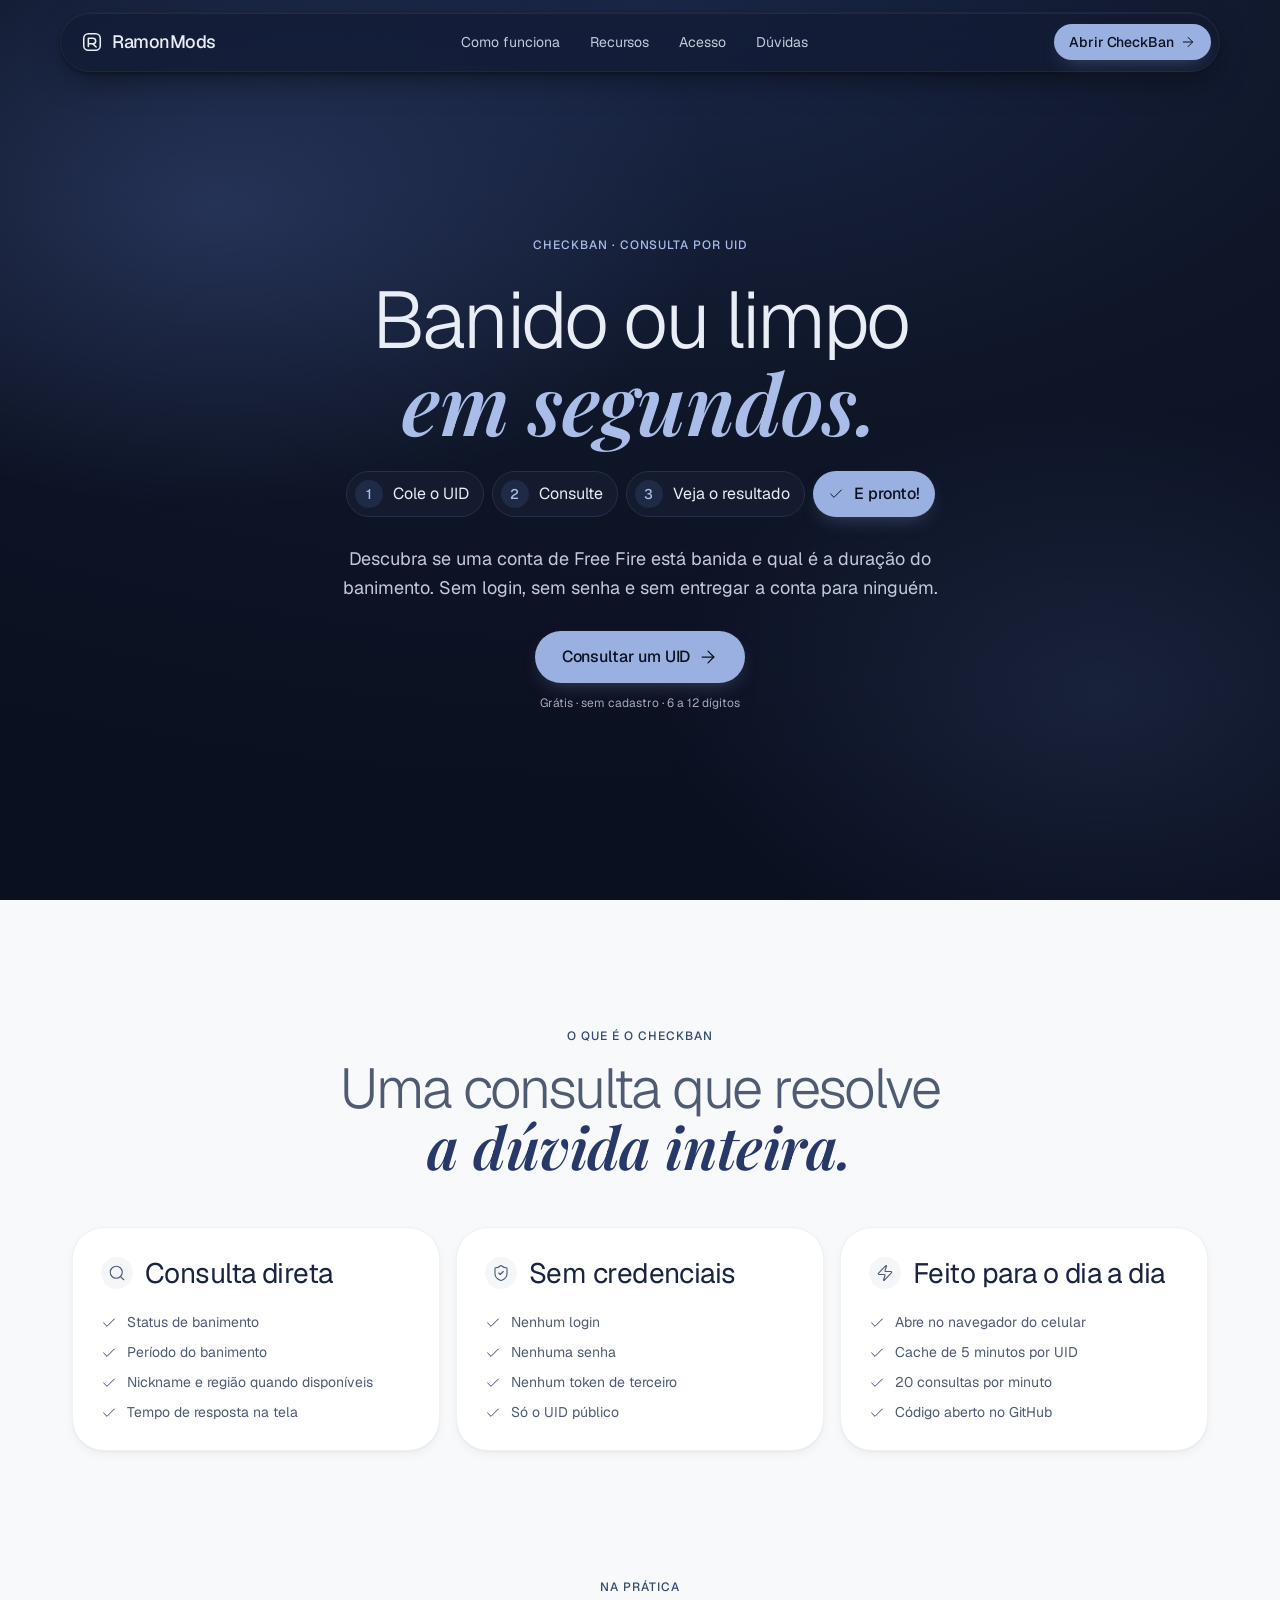
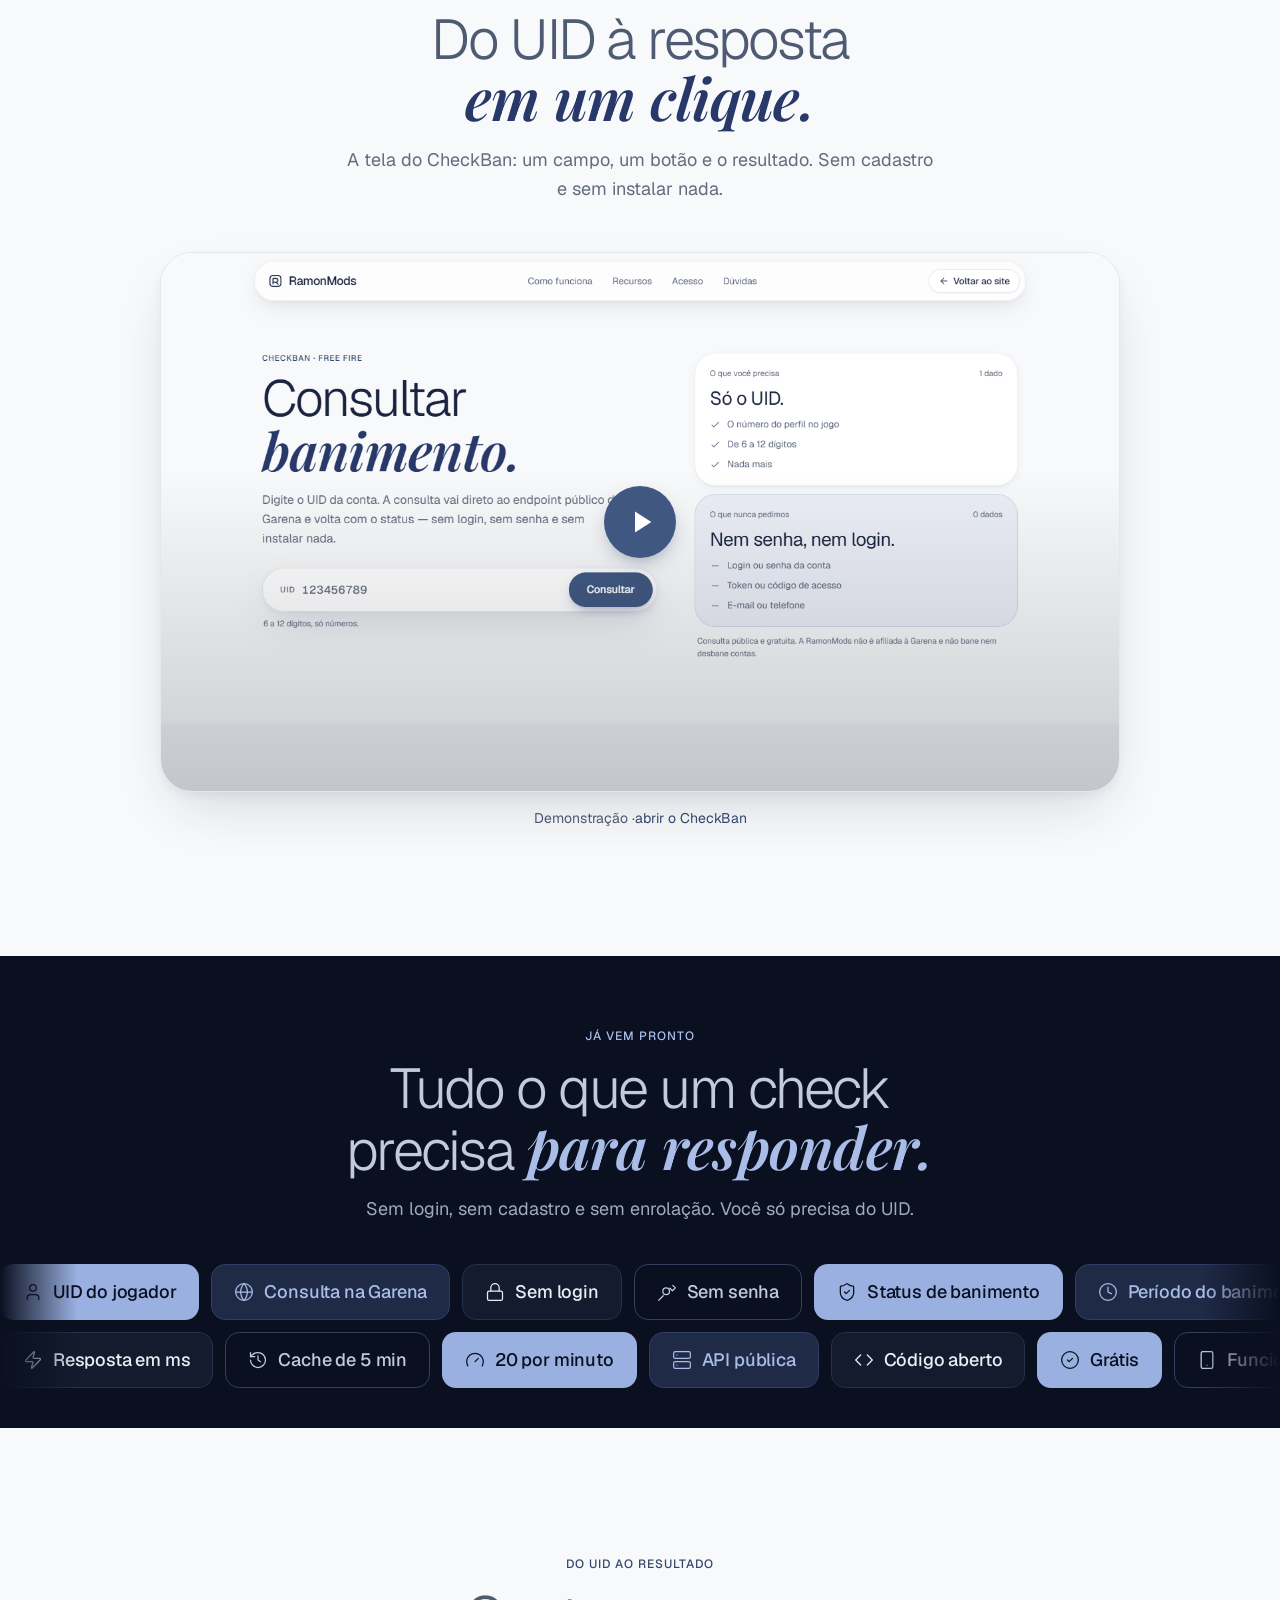
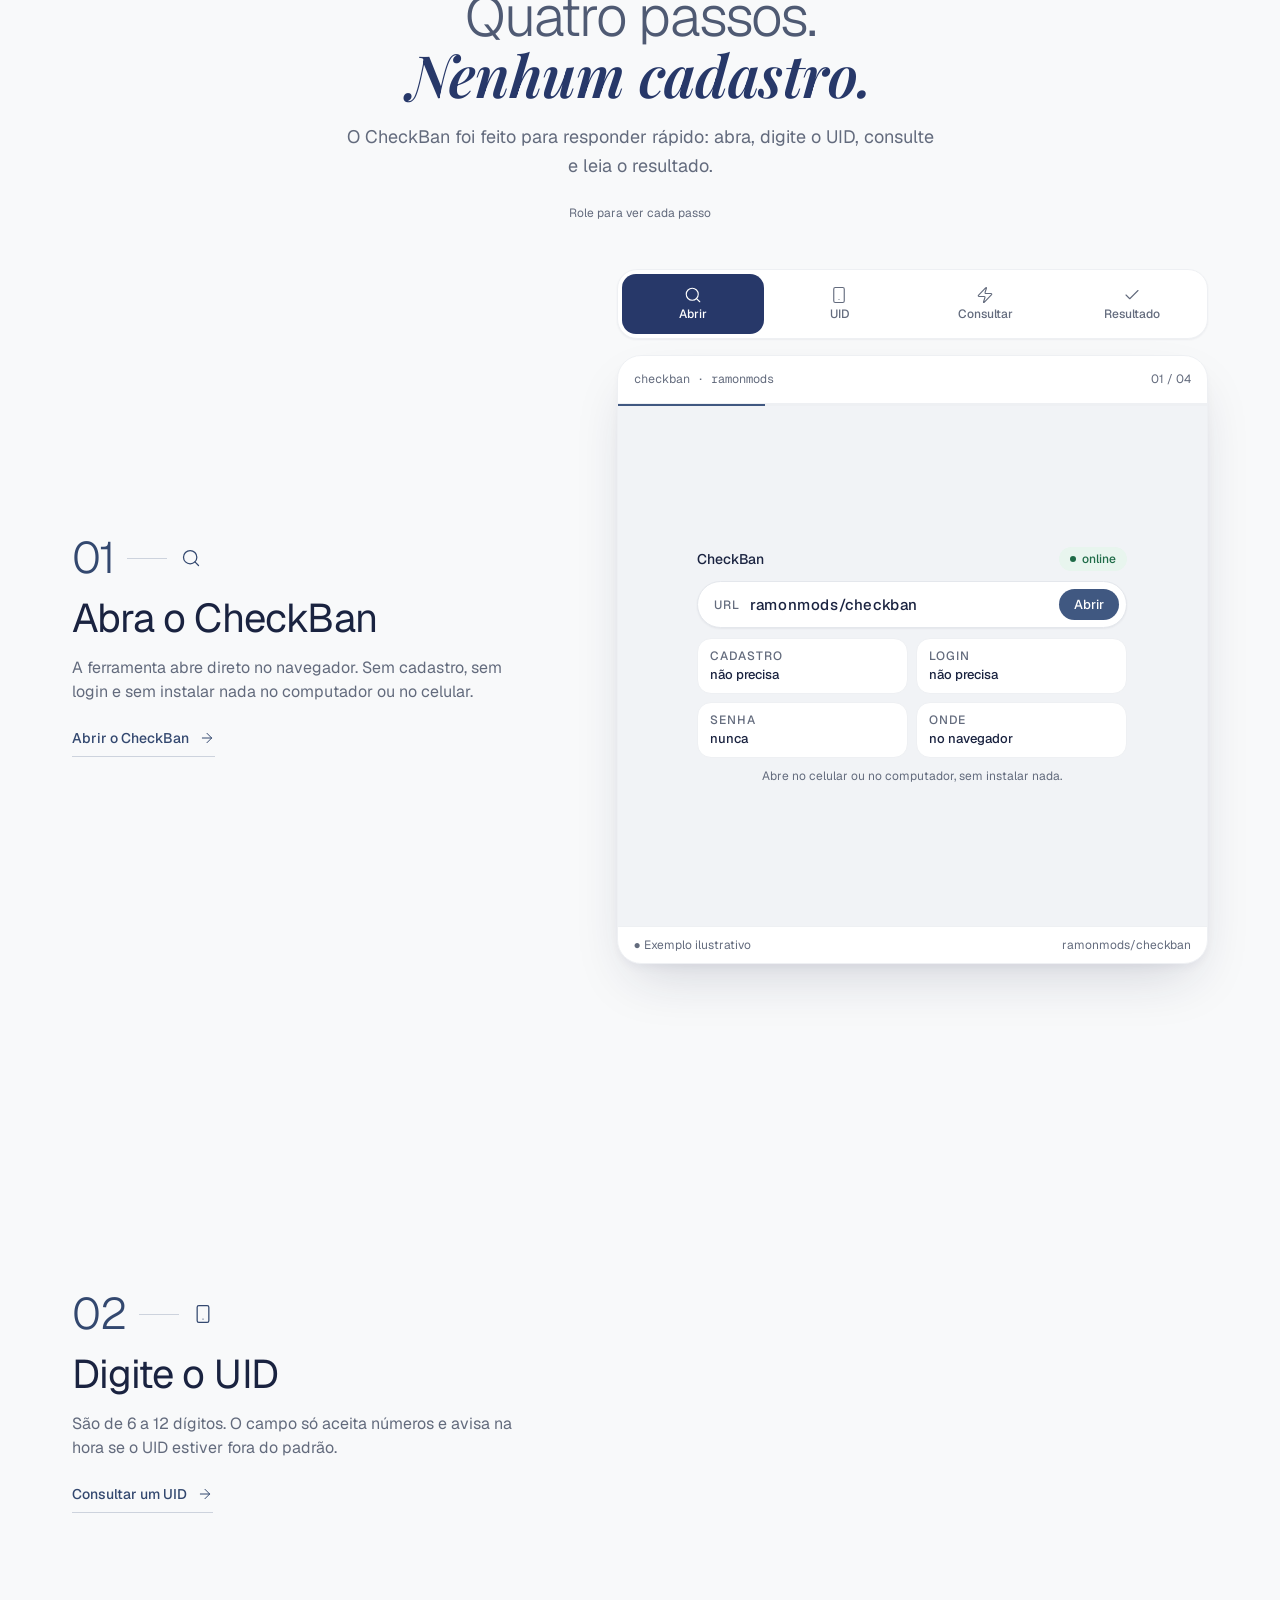
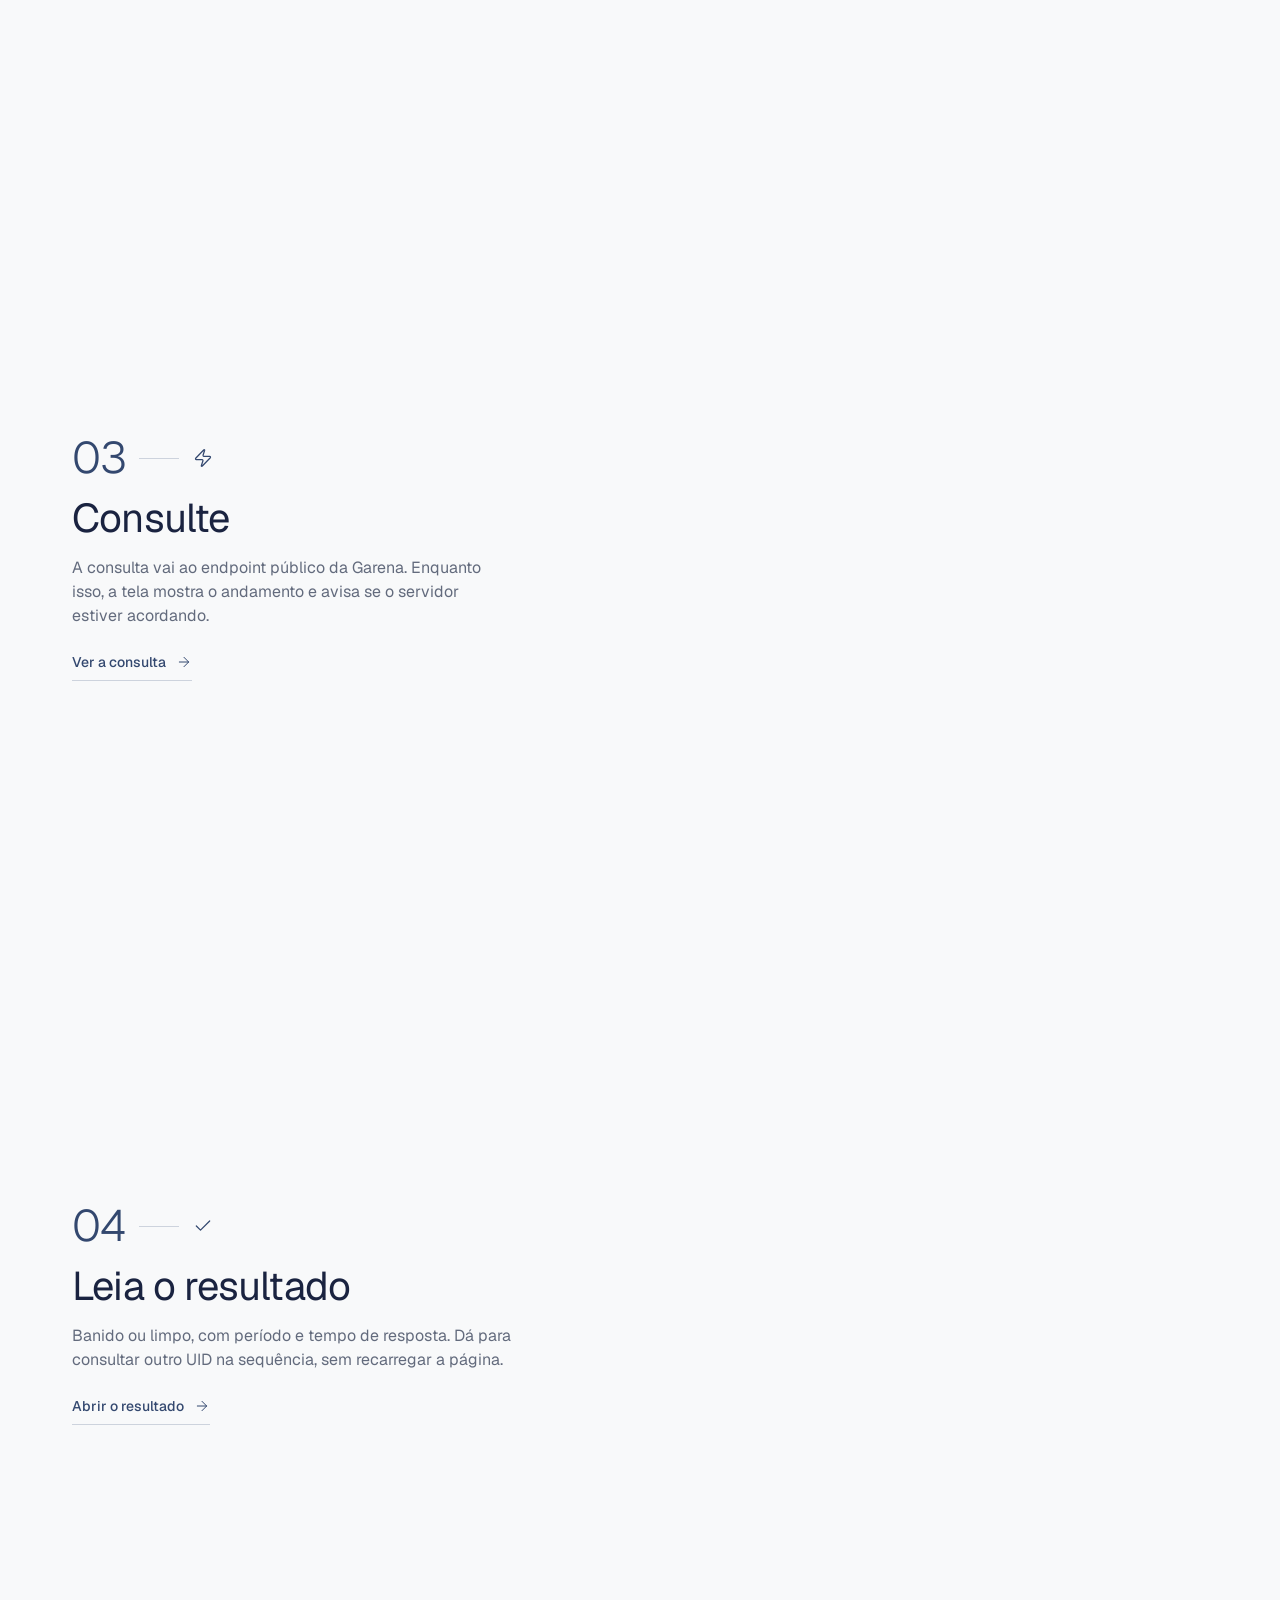
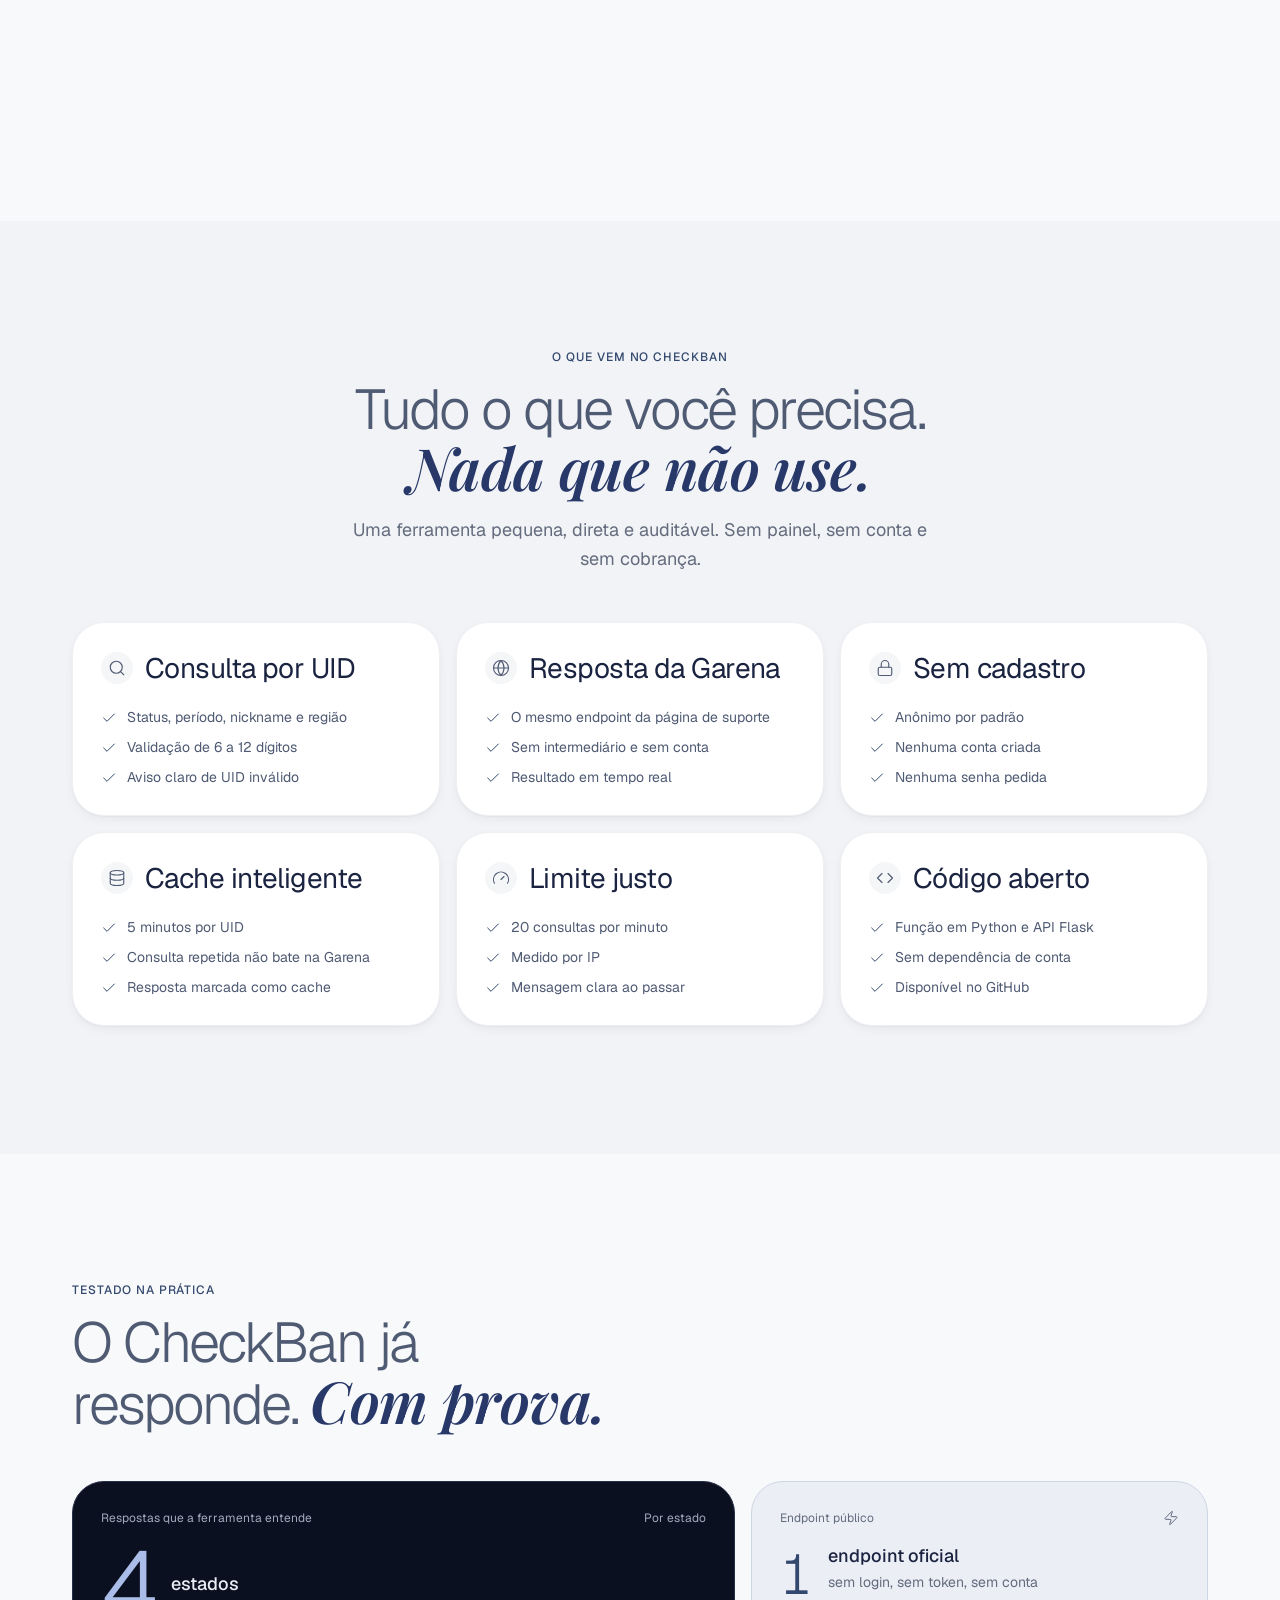
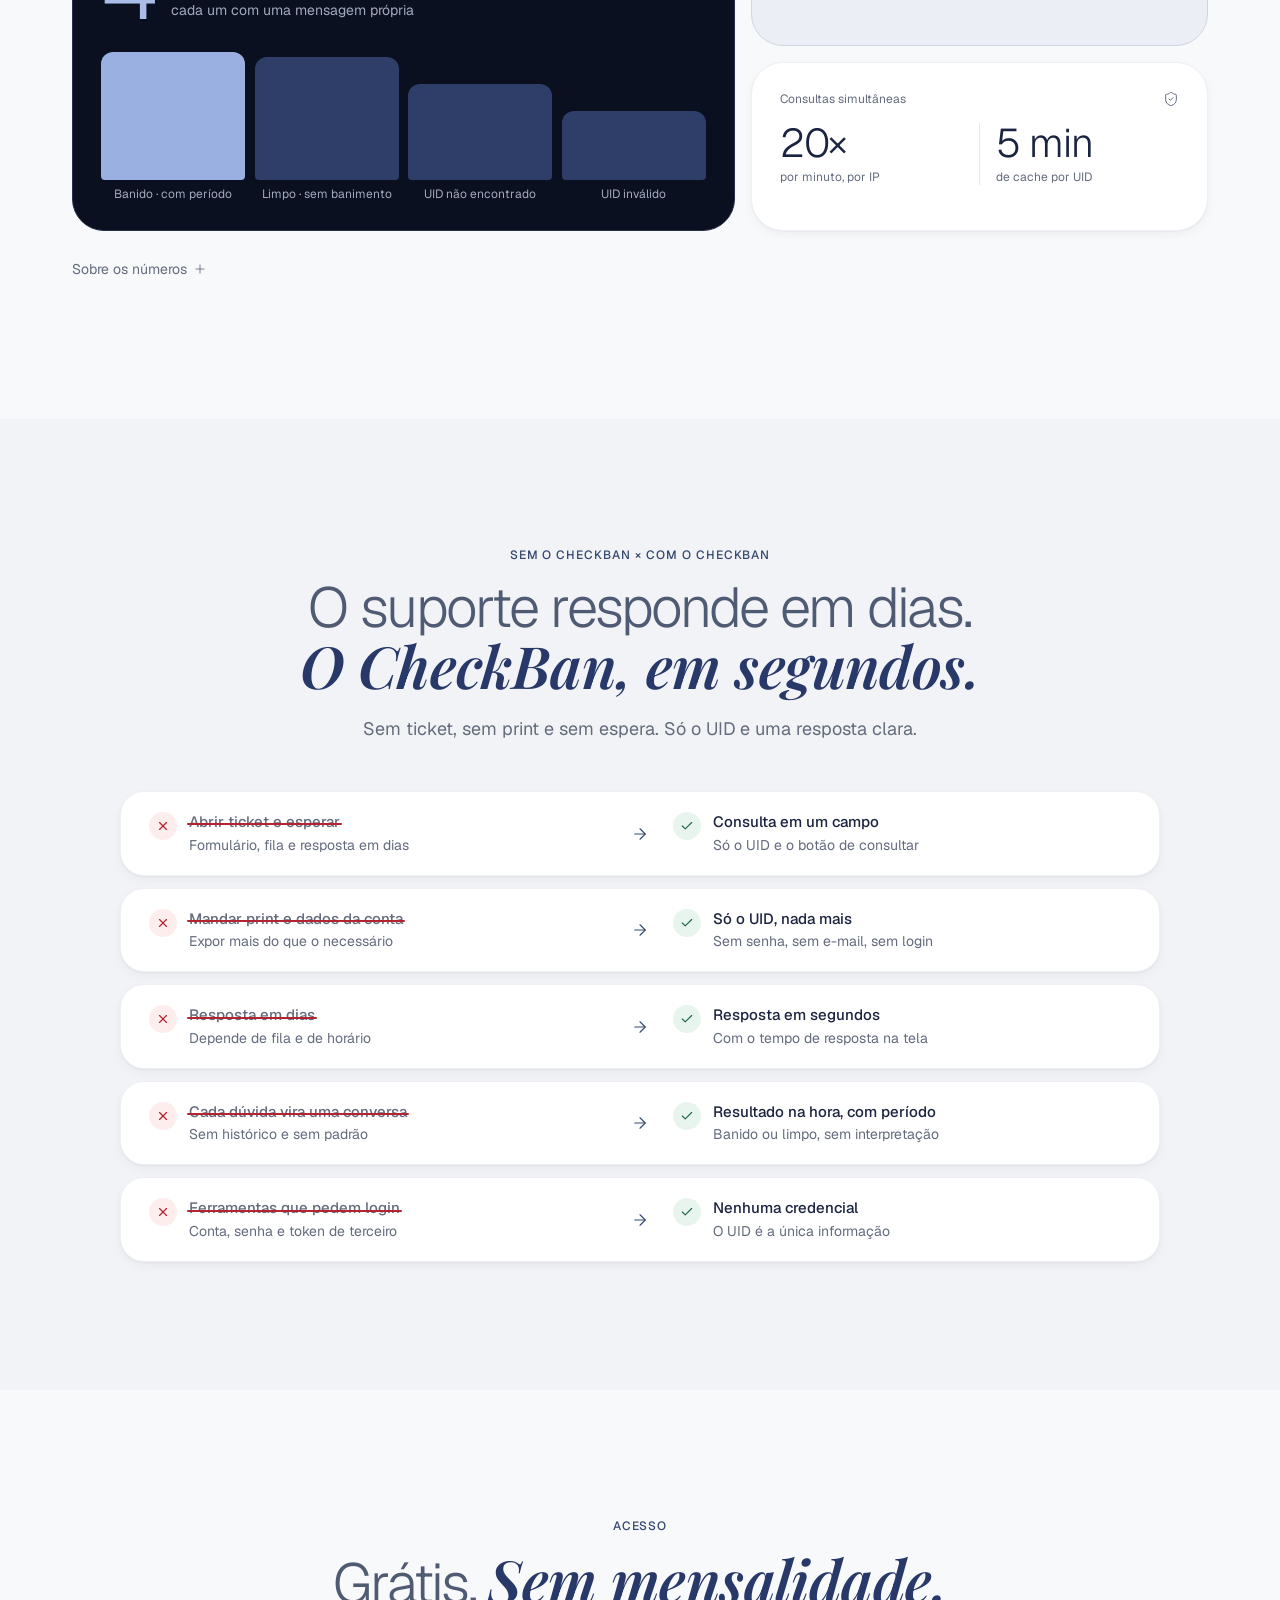
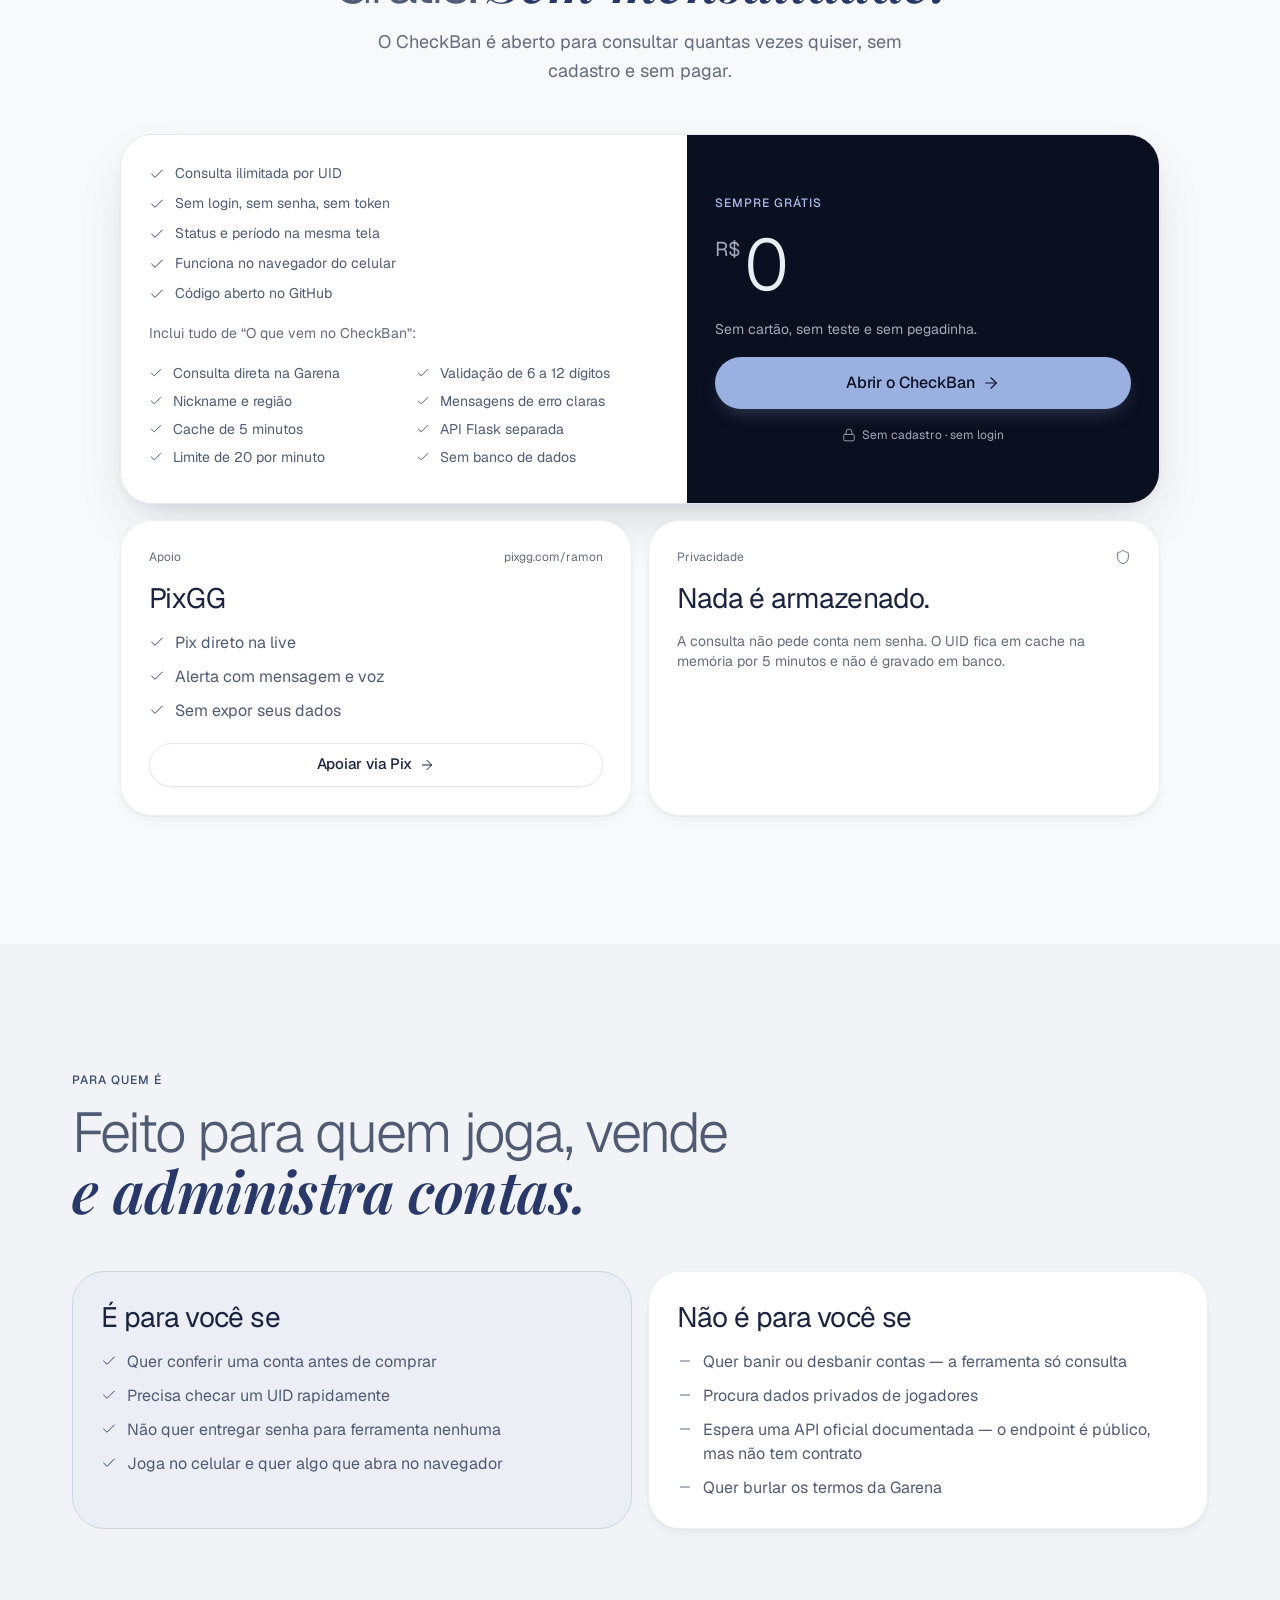
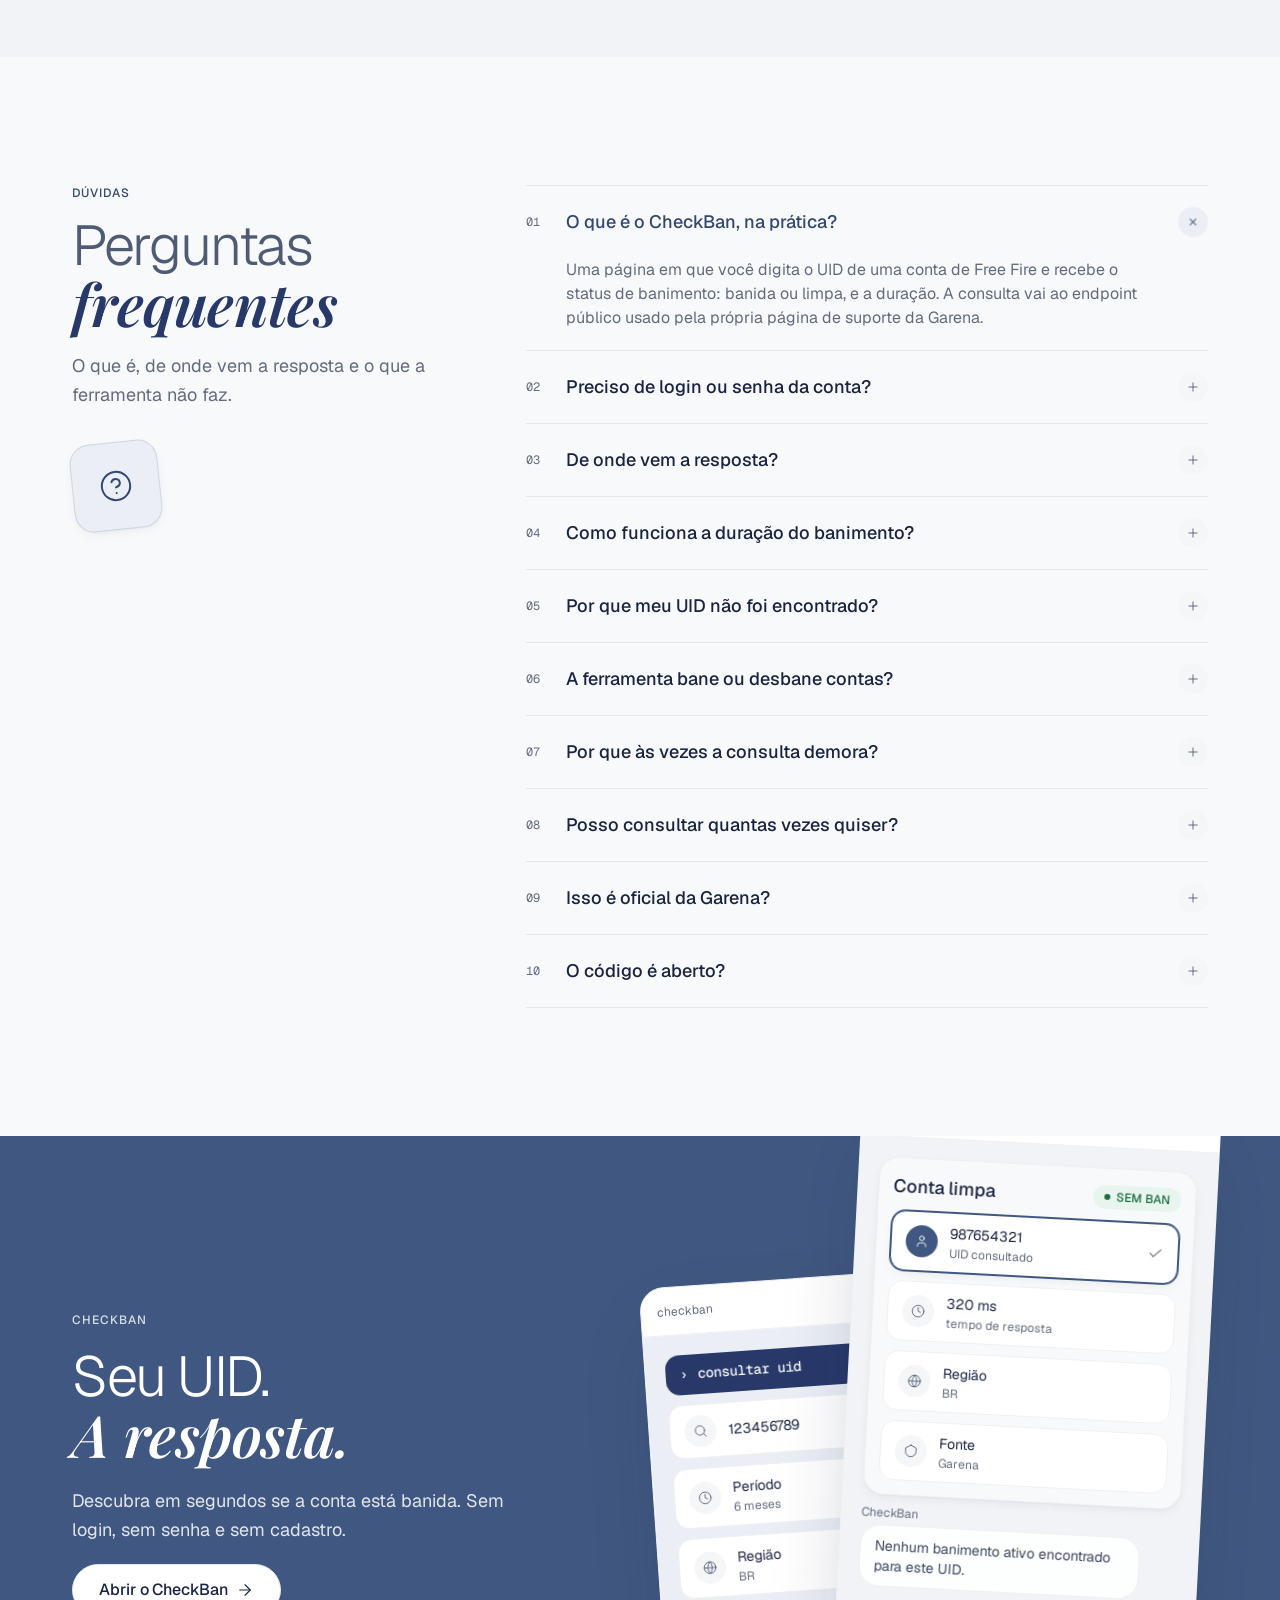
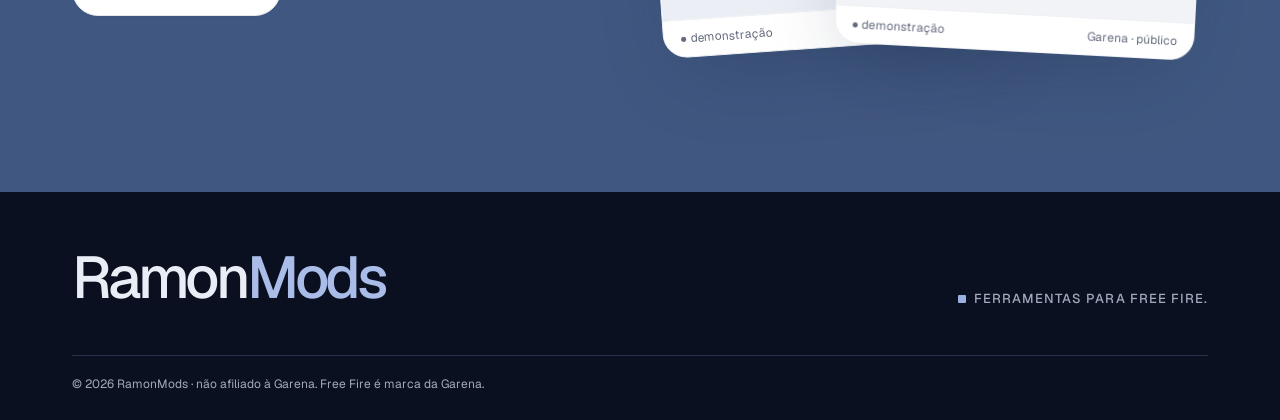
<file: public/index.html>
<!DOCTYPE html>
<html lang="pt-BR" data-theme="light">
<head>
<meta charset="utf-8">
<meta name="viewport" content="width=device-width, initial-scale=1">
<title>RamonMods — CheckBan para Free Fire</title>
<meta name="description" content="Consulte pelo UID se uma conta de Free Fire está banida e qual é a duração do banimento. Sem login, sem senha e sem cadastro. Resposta direta do endpoint público da Garena.">
<meta name="theme-color" content="#0b1020">
<meta property="og:title" content="RamonMods — CheckBan para Free Fire">
<meta property="og:description" content="Banido ou limpo em segundos. Consulta por UID, sem login e sem senha.">
<meta property="og:type" content="website">
<link rel="icon" href="assets/favicon.svg" type="image/svg+xml">
<link rel="manifest" href="manifest.json">
<link rel="apple-touch-icon" href="assets/favicon.svg">
<meta name="mobile-web-app-capable" content="yes">
<meta name="apple-mobile-web-app-capable" content="yes">
<meta name="apple-mobile-web-app-status-bar-style" content="black-translucent">
<meta name="apple-mobile-web-app-title" content="CheckBan">
<link rel="preload" href="assets/fonts/geist-normal-01.woff2" as="font" type="font/woff2" crossorigin>
<link rel="preload" href="assets/fonts/playfair-display-italic-03.woff2" as="font" type="font/woff2" crossorigin>
<link rel="stylesheet" href="styles.css">
<link rel="stylesheet" href="site.css">
</head>
<body>

<header class="lp-nav" data-theme="dark">
  <a class="ks-wordmark" href="./" aria-label="RamonMods, início">
    <span class="rm-brand">
      <svg viewBox="0 0 24 24" fill="none" stroke="currentColor" stroke-width="1.7" stroke-linecap="round" stroke-linejoin="round" aria-hidden="true" focusable="false"><rect x="3" y="3" width="18" height="18" rx="5"/><path d="M8 17V8h5a3 3 0 0 1 0 6H8"/><path d="m13 14 3.5 3.5"/></svg>
      RamonMods
    </span>
  </a>
  <nav class="lp-nav__links" aria-label="Seções">
    <a href="#como-usar">Como funciona</a>
    <a href="#o-que-vem">Recursos</a>
    <a href="#preco">Acesso</a>
    <a href="#duvidas">Dúvidas</a>
  </nav>
  <div class="lp-nav__end">
    <a class="ks-btn ks-btn--primary ks-btn--sm" href="checkban/">
      <span class="ks-btn__content">Abrir CheckBan
        <svg xmlns="http://www.w3.org/2000/svg" width="16" height="16" viewBox="0 0 24 24" fill="none" stroke="currentColor" stroke-width="1.5" stroke-linecap="round" stroke-linejoin="round" style="flex-shrink:0;display:block" aria-hidden="true" focusable="false"><path d="M5 12h14"/><path d="m12 5 7 7-7 7"/></svg>
      </span>
    </a>
  </div>
</header>

<main id="conteudo">

<section class="lp-hero" data-theme="dark" data-nav-theme="dark" id="topo">
  <div class="lp-container lp-hero__inner">
    <span class="lp-tag">CheckBan · consulta por UID</span>
    <h1>Banido ou limpo <span class="ks-accent-word">em segundos.</span></h1>
    <div class="rm-pills">
      <span class="lp-step"><b>1</b>Cole o UID</span>
      <span class="lp-step"><b>2</b>Consulte</span>
      <span class="lp-step"><b>3</b>Veja o resultado</span>
      <a class="lp-step lp-step--done" href="checkban/">
        <svg xmlns="http://www.w3.org/2000/svg" width="16" height="16" viewBox="0 0 24 24" fill="none" stroke="currentColor" stroke-width="1.5" stroke-linecap="round" stroke-linejoin="round" style="flex-shrink:0;display:block" aria-hidden="true" focusable="false"><path d="M20 6 9 17l-5-5"/></svg>
        E pronto!
      </a>
    </div>
    <p class="lp-hero__lead">Descubra se uma conta de Free Fire está banida e qual é a duração do banimento. Sem login, sem senha e sem entregar a conta para ninguém.</p>
    <div class="lp-hero__cta">
      <a class="ks-btn ks-btn--primary ks-btn--lg" href="checkban/">
        <span class="ks-btn__content">Consultar um UID
          <svg xmlns="http://www.w3.org/2000/svg" width="20" height="20" viewBox="0 0 24 24" fill="none" stroke="currentColor" stroke-width="1.5" stroke-linecap="round" stroke-linejoin="round" style="flex-shrink:0;display:block" aria-hidden="true" focusable="false"><path d="M5 12h14"/><path d="m12 5 7 7-7 7"/></svg>
        </span>
      </a>
      <p class="lp-plan__fine"><span>Grátis · sem cadastro · 6 a 12 dígitos</span></p>
    </div>
  </div>
</section>

<section class="lp-section" id="o-que-e" aria-labelledby="o-que-e-titulo">
  <div class="lp-container">
    <div class="lp-head lp-head--center lp-reveal">
      <span class="lp-tag">O que é o CheckBan</span>
      <h2 id="o-que-e-titulo" class="lp-h2">Uma consulta que resolve <span class="ks-accent-word">a dúvida inteira.</span></h2>
    </div>
    <div class="lp-inside">
      <div class="lp-panel lp-panel--surface lp-reveal">
        <div class="lp-inside__head">
          <span class="lp-row__icon">
            <svg xmlns="http://www.w3.org/2000/svg" width="18" height="18" viewBox="0 0 24 24" fill="none" stroke="currentColor" stroke-width="1.5" stroke-linecap="round" stroke-linejoin="round" aria-hidden="true" focusable="false"><circle cx="11" cy="11" r="8"/><path d="m21 21-4.3-4.3"/></svg>
          </span>
          <h3>Consulta direta</h3>
        </div>
        <ul class="lp-checks">
          <li><svg xmlns="http://www.w3.org/2000/svg" width="16" height="16" viewBox="0 0 24 24" fill="none" stroke="currentColor" stroke-width="1.5" stroke-linecap="round" stroke-linejoin="round" aria-hidden="true" focusable="false"><path d="M20 6 9 17l-5-5"/></svg>Status de banimento</li>
          <li><svg xmlns="http://www.w3.org/2000/svg" width="16" height="16" viewBox="0 0 24 24" fill="none" stroke="currentColor" stroke-width="1.5" stroke-linecap="round" stroke-linejoin="round" aria-hidden="true" focusable="false"><path d="M20 6 9 17l-5-5"/></svg>Período do banimento</li>
          <li><svg xmlns="http://www.w3.org/2000/svg" width="16" height="16" viewBox="0 0 24 24" fill="none" stroke="currentColor" stroke-width="1.5" stroke-linecap="round" stroke-linejoin="round" aria-hidden="true" focusable="false"><path d="M20 6 9 17l-5-5"/></svg>Nickname e região quando disponíveis</li>
          <li><svg xmlns="http://www.w3.org/2000/svg" width="16" height="16" viewBox="0 0 24 24" fill="none" stroke="currentColor" stroke-width="1.5" stroke-linecap="round" stroke-linejoin="round" aria-hidden="true" focusable="false"><path d="M20 6 9 17l-5-5"/></svg>Tempo de resposta na tela</li>
        </ul>
      </div>
      <div class="lp-panel lp-panel--surface lp-reveal">
        <div class="lp-inside__head">
          <span class="lp-row__icon">
            <svg xmlns="http://www.w3.org/2000/svg" width="18" height="18" viewBox="0 0 24 24" fill="none" stroke="currentColor" stroke-width="1.5" stroke-linecap="round" stroke-linejoin="round" aria-hidden="true" focusable="false"><path d="M20 13c0 5-3.5 7.5-7.66 8.95a1 1 0 0 1-.67-.01C7.5 20.5 4 18 4 13V6a1 1 0 0 1 1-1c2 0 4.5-1.2 6.24-2.72a1.17 1.17 0 0 1 1.52 0C14.51 3.81 17 5 19 5a1 1 0 0 1 1 1z"/><path d="m9 12 2 2 4-4"/></svg>
          </span>
          <h3>Sem credenciais</h3>
        </div>
        <ul class="lp-checks">
          <li><svg xmlns="http://www.w3.org/2000/svg" width="16" height="16" viewBox="0 0 24 24" fill="none" stroke="currentColor" stroke-width="1.5" stroke-linecap="round" stroke-linejoin="round" aria-hidden="true" focusable="false"><path d="M20 6 9 17l-5-5"/></svg>Nenhum login</li>
          <li><svg xmlns="http://www.w3.org/2000/svg" width="16" height="16" viewBox="0 0 24 24" fill="none" stroke="currentColor" stroke-width="1.5" stroke-linecap="round" stroke-linejoin="round" aria-hidden="true" focusable="false"><path d="M20 6 9 17l-5-5"/></svg>Nenhuma senha</li>
          <li><svg xmlns="http://www.w3.org/2000/svg" width="16" height="16" viewBox="0 0 24 24" fill="none" stroke="currentColor" stroke-width="1.5" stroke-linecap="round" stroke-linejoin="round" aria-hidden="true" focusable="false"><path d="M20 6 9 17l-5-5"/></svg>Nenhum token de terceiro</li>
          <li><svg xmlns="http://www.w3.org/2000/svg" width="16" height="16" viewBox="0 0 24 24" fill="none" stroke="currentColor" stroke-width="1.5" stroke-linecap="round" stroke-linejoin="round" aria-hidden="true" focusable="false"><path d="M20 6 9 17l-5-5"/></svg>Só o UID público</li>
        </ul>
      </div>
      <div class="lp-panel lp-panel--surface lp-reveal">
        <div class="lp-inside__head">
          <span class="lp-row__icon">
            <svg xmlns="http://www.w3.org/2000/svg" width="18" height="18" viewBox="0 0 24 24" fill="none" stroke="currentColor" stroke-width="1.5" stroke-linecap="round" stroke-linejoin="round" aria-hidden="true" focusable="false"><path d="M4 14a1 1 0 0 1-.78-1.63l9.9-10.2a.5.5 0 0 1 .86.46l-1.92 6.02A1 1 0 0 0 13 10h7a1 1 0 0 1 .78 1.63l-9.9 10.2a.5.5 0 0 1-.86-.46l1.92-6.02A1 1 0 0 0 11 14z"/></svg>
          </span>
          <h3>Feito para o dia a dia</h3>
        </div>
        <ul class="lp-checks">
          <li><svg xmlns="http://www.w3.org/2000/svg" width="16" height="16" viewBox="0 0 24 24" fill="none" stroke="currentColor" stroke-width="1.5" stroke-linecap="round" stroke-linejoin="round" aria-hidden="true" focusable="false"><path d="M20 6 9 17l-5-5"/></svg>Abre no navegador do celular</li>
          <li><svg xmlns="http://www.w3.org/2000/svg" width="16" height="16" viewBox="0 0 24 24" fill="none" stroke="currentColor" stroke-width="1.5" stroke-linecap="round" stroke-linejoin="round" aria-hidden="true" focusable="false"><path d="M20 6 9 17l-5-5"/></svg>Cache de 5 minutos por UID</li>
          <li><svg xmlns="http://www.w3.org/2000/svg" width="16" height="16" viewBox="0 0 24 24" fill="none" stroke="currentColor" stroke-width="1.5" stroke-linecap="round" stroke-linejoin="round" aria-hidden="true" focusable="false"><path d="M20 6 9 17l-5-5"/></svg>20 consultas por minuto</li>
          <li><svg xmlns="http://www.w3.org/2000/svg" width="16" height="16" viewBox="0 0 24 24" fill="none" stroke="currentColor" stroke-width="1.5" stroke-linecap="round" stroke-linejoin="round" aria-hidden="true" focusable="false"><path d="M20 6 9 17l-5-5"/></svg>Código aberto no GitHub</li>
        </ul>
      </div>
    </div>
  </div>
</section>

<section class="lp-section" id="na-pratica" aria-labelledby="na-pratica-titulo">
  <div class="lp-container">
    <div class="lp-head lp-head--center lp-reveal">
      <span class="lp-tag">Na prática</span>
      <h2 id="na-pratica-titulo" class="lp-h2">Do UID à resposta <span class="ks-accent-word">em um clique.</span></h2>
      <p class="lp-lead">A tela do CheckBan: um campo, um botão e o resultado. Sem cadastro e sem instalar nada.</p>
    </div>
    <div class="lp-reveal">
      <div class="lp-video">
        <a class="rm-demo-link" href="checkban/" aria-label="Abrir o CheckBan">
          <img class="rm-demo-img" src="assets/checkban-preview.png" alt="Tela do CheckBan com campo de UID e resultado da consulta" loading="lazy" decoding="async">
          <span class="lp-video__play">
            <svg xmlns="http://www.w3.org/2000/svg" width="28" height="28" viewBox="0 0 24 24" fill="currentColor" stroke="none" aria-hidden="true" focusable="false"><polygon points="6 3 20 12 6 21 6 3"/></svg>
          </span>
        </a>
      </div>
      <p class="lp-video__more rm-demo-caption">Demonstração · <a href="checkban/">abrir o CheckBan</a></p>
    </div>
  </div>
</section>

<section class="lp-band" data-theme="dark" data-nav-theme="dark" aria-labelledby="ligado">
  <div class="lp-container">
    <div class="lp-head lp-head--center lp-reveal">
      <span class="lp-tag">Já vem pronto</span>
      <h2 id="ligado" class="lp-h2">Tudo o que um check precisa <span class="ks-accent-word">para responder.</span></h2>
      <p class="lp-lead">Sem login, sem cadastro e sem enrolação. Você só precisa do UID.</p>
    </div>
  </div>
  <div class="lp-marquee" aria-label="Recursos do CheckBan">
    <div class="lp-marquee__row">
      <span class="lp-chip lp-chip--accent"><svg xmlns="http://www.w3.org/2000/svg" width="20" height="20" viewBox="0 0 24 24" fill="none" stroke="currentColor" stroke-width="1.5" stroke-linecap="round" stroke-linejoin="round" aria-hidden="true" focusable="false"><path d="M19 21v-2a4 4 0 0 0-4-4H9a4 4 0 0 0-4 4v2"/><circle cx="12" cy="7" r="4"/></svg>UID do jogador</span>
      <span class="lp-chip lp-chip--soft"><svg xmlns="http://www.w3.org/2000/svg" width="20" height="20" viewBox="0 0 24 24" fill="none" stroke="currentColor" stroke-width="1.5" stroke-linecap="round" stroke-linejoin="round" aria-hidden="true" focusable="false"><circle cx="12" cy="12" r="10"/><path d="M12 2a14.5 14.5 0 0 0 0 20 14.5 14.5 0 0 0 0-20"/><path d="M2 12h20"/></svg>Consulta na Garena</span>
      <span class="lp-chip lp-chip--surface"><svg xmlns="http://www.w3.org/2000/svg" width="20" height="20" viewBox="0 0 24 24" fill="none" stroke="currentColor" stroke-width="1.5" stroke-linecap="round" stroke-linejoin="round" aria-hidden="true" focusable="false"><rect width="18" height="11" x="3" y="11" rx="2"/><path d="M7 11V7a5 5 0 0 1 10 0v4"/></svg>Sem login</span>
      <span class="lp-chip lp-chip--outline"><svg xmlns="http://www.w3.org/2000/svg" width="20" height="20" viewBox="0 0 24 24" fill="none" stroke="currentColor" stroke-width="1.5" stroke-linecap="round" stroke-linejoin="round" aria-hidden="true" focusable="false"><path d="m15.5 7.5 3 3L22 7l-3-3"/><path d="m2 22 5.5-5.5"/><circle cx="11" cy="11" r="4"/></svg>Sem senha</span>
      <span class="lp-chip lp-chip--accent"><svg xmlns="http://www.w3.org/2000/svg" width="20" height="20" viewBox="0 0 24 24" fill="none" stroke="currentColor" stroke-width="1.5" stroke-linecap="round" stroke-linejoin="round" aria-hidden="true" focusable="false"><path d="M20 13c0 5-3.5 7.5-7.66 8.95a1 1 0 0 1-.67-.01C7.5 20.5 4 18 4 13V6a1 1 0 0 1 1-1c2 0 4.5-1.2 6.24-2.72a1.17 1.17 0 0 1 1.52 0C14.51 3.81 17 5 19 5a1 1 0 0 1 1 1z"/><path d="m9 12 2 2 4-4"/></svg>Status de banimento</span>
      <span class="lp-chip lp-chip--soft"><svg xmlns="http://www.w3.org/2000/svg" width="20" height="20" viewBox="0 0 24 24" fill="none" stroke="currentColor" stroke-width="1.5" stroke-linecap="round" stroke-linejoin="round" aria-hidden="true" focusable="false"><circle cx="12" cy="12" r="10"/><polyline points="12 6 12 12 16 14"/></svg>Período do banimento</span>
      <span class="lp-chip lp-chip--surface"><svg xmlns="http://www.w3.org/2000/svg" width="20" height="20" viewBox="0 0 24 24" fill="none" stroke="currentColor" stroke-width="1.5" stroke-linecap="round" stroke-linejoin="round" aria-hidden="true" focusable="false"><path d="M19 21v-2a4 4 0 0 0-4-4H9a4 4 0 0 0-4 4v2"/><circle cx="12" cy="7" r="4"/></svg>Nickname</span>
      <span class="lp-chip lp-chip--outline"><svg xmlns="http://www.w3.org/2000/svg" width="20" height="20" viewBox="0 0 24 24" fill="none" stroke="currentColor" stroke-width="1.5" stroke-linecap="round" stroke-linejoin="round" aria-hidden="true" focusable="false"><circle cx="12" cy="12" r="10"/><path d="M12 2a14.5 14.5 0 0 0 0 20 14.5 14.5 0 0 0 0-20"/><path d="M2 12h20"/></svg>Região</span>
      <span class="lp-chip lp-chip--accent" aria-hidden="true"><svg xmlns="http://www.w3.org/2000/svg" width="20" height="20" viewBox="0 0 24 24" fill="none" stroke="currentColor" stroke-width="1.5" stroke-linecap="round" stroke-linejoin="round" aria-hidden="true" focusable="false"><path d="M19 21v-2a4 4 0 0 0-4-4H9a4 4 0 0 0-4 4v2"/><circle cx="12" cy="7" r="4"/></svg>UID do jogador</span>
      <span class="lp-chip lp-chip--soft" aria-hidden="true"><svg xmlns="http://www.w3.org/2000/svg" width="20" height="20" viewBox="0 0 24 24" fill="none" stroke="currentColor" stroke-width="1.5" stroke-linecap="round" stroke-linejoin="round" aria-hidden="true" focusable="false"><circle cx="12" cy="12" r="10"/><path d="M12 2a14.5 14.5 0 0 0 0 20 14.5 14.5 0 0 0 0-20"/><path d="M2 12h20"/></svg>Consulta na Garena</span>
      <span class="lp-chip lp-chip--surface" aria-hidden="true"><svg xmlns="http://www.w3.org/2000/svg" width="20" height="20" viewBox="0 0 24 24" fill="none" stroke="currentColor" stroke-width="1.5" stroke-linecap="round" stroke-linejoin="round" aria-hidden="true" focusable="false"><rect width="18" height="11" x="3" y="11" rx="2"/><path d="M7 11V7a5 5 0 0 1 10 0v4"/></svg>Sem login</span>
      <span class="lp-chip lp-chip--outline" aria-hidden="true"><svg xmlns="http://www.w3.org/2000/svg" width="20" height="20" viewBox="0 0 24 24" fill="none" stroke="currentColor" stroke-width="1.5" stroke-linecap="round" stroke-linejoin="round" aria-hidden="true" focusable="false"><path d="m15.5 7.5 3 3L22 7l-3-3"/><path d="m2 22 5.5-5.5"/><circle cx="11" cy="11" r="4"/></svg>Sem senha</span>
      <span class="lp-chip lp-chip--accent" aria-hidden="true"><svg xmlns="http://www.w3.org/2000/svg" width="20" height="20" viewBox="0 0 24 24" fill="none" stroke="currentColor" stroke-width="1.5" stroke-linecap="round" stroke-linejoin="round" aria-hidden="true" focusable="false"><path d="M20 13c0 5-3.5 7.5-7.66 8.95a1 1 0 0 1-.67-.01C7.5 20.5 4 18 4 13V6a1 1 0 0 1 1-1c2 0 4.5-1.2 6.24-2.72a1.17 1.17 0 0 1 1.52 0C14.51 3.81 17 5 19 5a1 1 0 0 1 1 1z"/><path d="m9 12 2 2 4-4"/></svg>Status de banimento</span>
      <span class="lp-chip lp-chip--soft" aria-hidden="true"><svg xmlns="http://www.w3.org/2000/svg" width="20" height="20" viewBox="0 0 24 24" fill="none" stroke="currentColor" stroke-width="1.5" stroke-linecap="round" stroke-linejoin="round" aria-hidden="true" focusable="false"><circle cx="12" cy="12" r="10"/><polyline points="12 6 12 12 16 14"/></svg>Período do banimento</span>
      <span class="lp-chip lp-chip--surface" aria-hidden="true"><svg xmlns="http://www.w3.org/2000/svg" width="20" height="20" viewBox="0 0 24 24" fill="none" stroke="currentColor" stroke-width="1.5" stroke-linecap="round" stroke-linejoin="round" aria-hidden="true" focusable="false"><path d="M19 21v-2a4 4 0 0 0-4-4H9a4 4 0 0 0-4 4v2"/><circle cx="12" cy="7" r="4"/></svg>Nickname</span>
      <span class="lp-chip lp-chip--outline" aria-hidden="true"><svg xmlns="http://www.w3.org/2000/svg" width="20" height="20" viewBox="0 0 24 24" fill="none" stroke="currentColor" stroke-width="1.5" stroke-linecap="round" stroke-linejoin="round" aria-hidden="true" focusable="false"><circle cx="12" cy="12" r="10"/><path d="M12 2a14.5 14.5 0 0 0 0 20 14.5 14.5 0 0 0 0-20"/><path d="M2 12h20"/></svg>Região</span>
    </div>
    <div class="lp-marquee__row lp-marquee__row--reverse">
      <span class="lp-chip lp-chip--surface"><svg xmlns="http://www.w3.org/2000/svg" width="20" height="20" viewBox="0 0 24 24" fill="none" stroke="currentColor" stroke-width="1.5" stroke-linecap="round" stroke-linejoin="round" aria-hidden="true" focusable="false"><path d="M4 14a1 1 0 0 1-.78-1.63l9.9-10.2a.5.5 0 0 1 .86.46l-1.92 6.02A1 1 0 0 0 13 10h7a1 1 0 0 1 .78 1.63l-9.9 10.2a.5.5 0 0 1-.86-.46l1.92-6.02A1 1 0 0 0 11 14z"/></svg>Resposta em ms</span>
      <span class="lp-chip lp-chip--outline"><svg xmlns="http://www.w3.org/2000/svg" width="20" height="20" viewBox="0 0 24 24" fill="none" stroke="currentColor" stroke-width="1.5" stroke-linecap="round" stroke-linejoin="round" aria-hidden="true" focusable="false"><path d="M3 12a9 9 0 1 0 9-9 9.75 9.75 0 0 0-6.74 2.74L3 8"/><path d="M3 3v5h5"/><path d="M12 7v5l3 2"/></svg>Cache de 5 min</span>
      <span class="lp-chip lp-chip--accent"><svg xmlns="http://www.w3.org/2000/svg" width="20" height="20" viewBox="0 0 24 24" fill="none" stroke="currentColor" stroke-width="1.5" stroke-linecap="round" stroke-linejoin="round" aria-hidden="true" focusable="false"><path d="m12 14 4-4"/><path d="M3.34 19a10 10 0 1 1 17.32 0"/></svg>20 por minuto</span>
      <span class="lp-chip lp-chip--soft"><svg xmlns="http://www.w3.org/2000/svg" width="20" height="20" viewBox="0 0 24 24" fill="none" stroke="currentColor" stroke-width="1.5" stroke-linecap="round" stroke-linejoin="round" aria-hidden="true" focusable="false"><rect width="20" height="8" x="2" y="2" rx="2"/><rect width="20" height="8" x="2" y="14" rx="2"/><path d="M6 6h.01"/><path d="M6 18h.01"/></svg>API pública</span>
      <span class="lp-chip lp-chip--surface"><svg xmlns="http://www.w3.org/2000/svg" width="20" height="20" viewBox="0 0 24 24" fill="none" stroke="currentColor" stroke-width="1.5" stroke-linecap="round" stroke-linejoin="round" aria-hidden="true" focusable="false"><polyline points="16 18 22 12 16 6"/><polyline points="8 6 2 12 8 18"/></svg>Código aberto</span>
      <span class="lp-chip lp-chip--accent"><svg xmlns="http://www.w3.org/2000/svg" width="20" height="20" viewBox="0 0 24 24" fill="none" stroke="currentColor" stroke-width="1.5" stroke-linecap="round" stroke-linejoin="round" aria-hidden="true" focusable="false"><circle cx="12" cy="12" r="10"/><path d="m9 12 2 2 4-4"/></svg>Grátis</span>
      <span class="lp-chip lp-chip--outline"><svg xmlns="http://www.w3.org/2000/svg" width="20" height="20" viewBox="0 0 24 24" fill="none" stroke="currentColor" stroke-width="1.5" stroke-linecap="round" stroke-linejoin="round" aria-hidden="true" focusable="false"><rect width="14" height="20" x="5" y="2" rx="2"/><path d="M12 18h.01"/></svg>Funciona no celular</span>
      <span class="lp-chip lp-chip--soft"><svg xmlns="http://www.w3.org/2000/svg" width="20" height="20" viewBox="0 0 24 24" fill="none" stroke="currentColor" stroke-width="1.5" stroke-linecap="round" stroke-linejoin="round" aria-hidden="true" focusable="false"><path d="M20 6 9 17l-5-5"/></svg>Sem cadastro</span>
      <span class="lp-chip lp-chip--surface" aria-hidden="true"><svg xmlns="http://www.w3.org/2000/svg" width="20" height="20" viewBox="0 0 24 24" fill="none" stroke="currentColor" stroke-width="1.5" stroke-linecap="round" stroke-linejoin="round" aria-hidden="true" focusable="false"><path d="M4 14a1 1 0 0 1-.78-1.63l9.9-10.2a.5.5 0 0 1 .86.46l-1.92 6.02A1 1 0 0 0 13 10h7a1 1 0 0 1 .78 1.63l-9.9 10.2a.5.5 0 0 1-.86-.46l1.92-6.02A1 1 0 0 0 11 14z"/></svg>Resposta em ms</span>
      <span class="lp-chip lp-chip--outline" aria-hidden="true"><svg xmlns="http://www.w3.org/2000/svg" width="20" height="20" viewBox="0 0 24 24" fill="none" stroke="currentColor" stroke-width="1.5" stroke-linecap="round" stroke-linejoin="round" aria-hidden="true" focusable="false"><path d="M3 12a9 9 0 1 0 9-9 9.75 9.75 0 0 0-6.74 2.74L3 8"/><path d="M3 3v5h5"/><path d="M12 7v5l3 2"/></svg>Cache de 5 min</span>
      <span class="lp-chip lp-chip--accent" aria-hidden="true"><svg xmlns="http://www.w3.org/2000/svg" width="20" height="20" viewBox="0 0 24 24" fill="none" stroke="currentColor" stroke-width="1.5" stroke-linecap="round" stroke-linejoin="round" aria-hidden="true" focusable="false"><path d="m12 14 4-4"/><path d="M3.34 19a10 10 0 1 1 17.32 0"/></svg>20 por minuto</span>
      <span class="lp-chip lp-chip--soft" aria-hidden="true"><svg xmlns="http://www.w3.org/2000/svg" width="20" height="20" viewBox="0 0 24 24" fill="none" stroke="currentColor" stroke-width="1.5" stroke-linecap="round" stroke-linejoin="round" aria-hidden="true" focusable="false"><rect width="20" height="8" x="2" y="2" rx="2"/><rect width="20" height="8" x="2" y="14" rx="2"/><path d="M6 6h.01"/><path d="M6 18h.01"/></svg>API pública</span>
      <span class="lp-chip lp-chip--surface" aria-hidden="true"><svg xmlns="http://www.w3.org/2000/svg" width="20" height="20" viewBox="0 0 24 24" fill="none" stroke="currentColor" stroke-width="1.5" stroke-linecap="round" stroke-linejoin="round" aria-hidden="true" focusable="false"><polyline points="16 18 22 12 16 6"/><polyline points="8 6 2 12 8 18"/></svg>Código aberto</span>
      <span class="lp-chip lp-chip--accent" aria-hidden="true"><svg xmlns="http://www.w3.org/2000/svg" width="20" height="20" viewBox="0 0 24 24" fill="none" stroke="currentColor" stroke-width="1.5" stroke-linecap="round" stroke-linejoin="round" aria-hidden="true" focusable="false"><circle cx="12" cy="12" r="10"/><path d="m9 12 2 2 4-4"/></svg>Grátis</span>
      <span class="lp-chip lp-chip--outline" aria-hidden="true"><svg xmlns="http://www.w3.org/2000/svg" width="20" height="20" viewBox="0 0 24 24" fill="none" stroke="currentColor" stroke-width="1.5" stroke-linecap="round" stroke-linejoin="round" aria-hidden="true" focusable="false"><rect width="14" height="20" x="5" y="2" rx="2"/><path d="M12 18h.01"/></svg>Funciona no celular</span>
      <span class="lp-chip lp-chip--soft" aria-hidden="true"><svg xmlns="http://www.w3.org/2000/svg" width="20" height="20" viewBox="0 0 24 24" fill="none" stroke="currentColor" stroke-width="1.5" stroke-linecap="round" stroke-linejoin="round" aria-hidden="true" focusable="false"><path d="M20 6 9 17l-5-5"/></svg>Sem cadastro</span>
    </div>
  </div>
</section>

<section class="lp-section" id="como-usar" aria-labelledby="como-usar-titulo">
  <div class="lp-container">
    <div class="lp-head lp-head--center lp-reveal">
      <span class="lp-tag">Do UID ao resultado</span>
      <h2 id="como-usar-titulo" class="lp-h2">Quatro passos. <span class="ks-accent-word">Nenhum cadastro.</span></h2>
      <p class="lp-lead">O CheckBan foi feito para responder rápido: abra, digite o UID, consulte e leia o resultado.</p>
      <span class="lp-hint">Role para ver cada passo</span>
    </div>
    <div class="lp-story">
      <div class="lp-story__aside">
        <nav class="lp-story__tabs" aria-label="Passos do CheckBan">
          <a href="#passo-1" class="lp-story__tab" aria-current="step">
            <svg xmlns="http://www.w3.org/2000/svg" width="18" height="18" viewBox="0 0 24 24" fill="none" stroke="currentColor" stroke-width="1.5" stroke-linecap="round" stroke-linejoin="round" aria-hidden="true" focusable="false"><circle cx="11" cy="11" r="8"/><path d="m21 21-4.3-4.3"/></svg>
            <span class="lp-story__label">Abrir</span>
          </a>
          <a href="#passo-2" class="lp-story__tab">
            <svg xmlns="http://www.w3.org/2000/svg" width="18" height="18" viewBox="0 0 24 24" fill="none" stroke="currentColor" stroke-width="1.5" stroke-linecap="round" stroke-linejoin="round" aria-hidden="true" focusable="false"><rect width="14" height="20" x="5" y="2" rx="2"/><path d="M12 18h.01"/></svg>
            <span class="lp-story__label">UID</span>
          </a>
          <a href="#passo-3" class="lp-story__tab">
            <svg xmlns="http://www.w3.org/2000/svg" width="18" height="18" viewBox="0 0 24 24" fill="none" stroke="currentColor" stroke-width="1.5" stroke-linecap="round" stroke-linejoin="round" aria-hidden="true" focusable="false"><path d="M4 14a1 1 0 0 1-.78-1.63l9.9-10.2a.5.5 0 0 1 .86.46l-1.92 6.02A1 1 0 0 0 13 10h7a1 1 0 0 1 .78 1.63l-9.9 10.2a.5.5 0 0 1-.86-.46l1.92-6.02A1 1 0 0 0 11 14z"/></svg>
            <span class="lp-story__label">Consultar</span>
          </a>
          <a href="#passo-4" class="lp-story__tab">
            <svg xmlns="http://www.w3.org/2000/svg" width="18" height="18" viewBox="0 0 24 24" fill="none" stroke="currentColor" stroke-width="1.5" stroke-linecap="round" stroke-linejoin="round" aria-hidden="true" focusable="false"><path d="M20 6 9 17l-5-5"/></svg>
            <span class="lp-story__label">Resultado</span>
          </a>
        </nav>
        <div class="lp-reveal">
          <div class="lp-mock" role="img" aria-label="Exemplo ilustrativo da tela do CheckBan">
            <div class="lp-mock__bar">
              <span class="lp-mock__title">checkban · ramonmods</span>
              <span id="story-count">01 / 04</span>
            </div>
            <div class="lp-mock__progress"><span id="story-progress" style="width:25%"></span></div>
            <div class="lp-mock__body">
              <div class="rm-scene" data-scene="1">
                <div class="rm-scene__top">
                  <strong>CheckBan</strong>
                  <span class="ks-badge ks-badge--success"><span class="ks-badge__dot" aria-hidden="true"></span>online</span>
                </div>
                <div class="rm-scene__field">
                  <span>URL</span><b>ramonmods/checkban</b>
                  <span class="rm-scene__btn">Abrir</span>
                </div>
                <div class="rm-scene__grid">
                  <div class="rm-scene__cell"><dt>Cadastro</dt><dd>não precisa</dd></div>
                  <div class="rm-scene__cell"><dt>Login</dt><dd>não precisa</dd></div>
                  <div class="rm-scene__cell"><dt>Senha</dt><dd>nunca</dd></div>
                  <div class="rm-scene__cell"><dt>Onde</dt><dd>no navegador</dd></div>
                </div>
                <p class="rm-scene__note">Abre no celular ou no computador, sem instalar nada.</p>
              </div>

              <div class="rm-scene" data-scene="2" hidden>
                <div class="rm-scene__top">
                  <strong>CheckBan</strong>
                  <span class="ks-badge ks-badge--accent"><span class="ks-badge__dot" aria-hidden="true"></span>1 campo</span>
                </div>
                <div class="rm-scene__field">
                  <span>UID</span><b>123456789</b>
                  <span class="rm-scene__btn">Consultar</span>
                </div>
                <div class="rm-scene__status">
                  <i aria-hidden="true"></i>
                  <strong>UID válido</strong>
                  <small>9 dígitos</small>
                </div>
                <div class="rm-scene__grid">
                  <div class="rm-scene__cell"><dt>Formato</dt><dd>6 a 12 dígitos</dd></div>
                  <div class="rm-scene__cell"><dt>Origem</dt><dd>perfil no jogo</dd></div>
                </div>
                <p class="rm-scene__note">Só números. O campo avisa na hora se algo estiver errado.</p>
              </div>

              <div class="rm-scene" data-scene="3" hidden>
                <div class="rm-scene__top">
                  <strong>CheckBan</strong>
                  <span class="ks-badge ks-badge--neutral"><span class="ks-badge__dot" aria-hidden="true"></span>consultando</span>
                </div>
                <div class="rm-scene__field">
                  <span>UID</span><b>123456789</b>
                  <span class="rm-scene__btn rm-scene__btn--wait">…</span>
                </div>
                <div class="rm-scene__status rm-scene__status--wait">
                  <i aria-hidden="true"></i>
                  <strong>Falando com a Garena</strong>
                  <small>aguarde</small>
                </div>
                <div class="rm-scene__grid">
                  <div class="rm-scene__cell"><dt>Fonte</dt><dd>Garena</dd></div>
                  <div class="rm-scene__cell"><dt>Cache</dt><dd>5 minutos</dd></div>
                </div>
                <p class="rm-scene__note">A primeira consulta do dia pode acordar o servidor.</p>
              </div>

              <div class="rm-scene" data-scene="4" hidden>
                <div class="rm-scene__top">
                  <strong>Resultado</strong>
                  <span class="ks-badge ks-badge--danger"><span class="ks-badge__dot" aria-hidden="true"></span>BANIDO</span>
                </div>
                <div class="rm-scene__status">
                  <i aria-hidden="true"></i>
                  <strong>Conta banida</strong>
                  <small>640 ms</small>
                </div>
                <div class="rm-scene__grid">
                  <div class="rm-scene__cell"><dt>Nickname</dt><dd>—</dd></div>
                  <div class="rm-scene__cell"><dt>Região</dt><dd>BR</dd></div>
                  <div class="rm-scene__cell"><dt>Período</dt><dd>6 meses</dd></div>
                  <div class="rm-scene__cell"><dt>Fonte</dt><dd>Garena</dd></div>
                </div>
                <p class="rm-scene__note">A duração é a que a Garena devolve na consulta.</p>
              </div>
            </div>
            <div class="lp-mock__foot">
              <span>● Exemplo ilustrativo</span>
              <span>ramonmods/checkban</span>
            </div>
          </div>
        </div>
      </div>
      <ol class="lp-story__list">
        <li id="passo-1" class="lp-story__step">
          <span class="lp-story__num">01
            <svg xmlns="http://www.w3.org/2000/svg" width="20" height="20" viewBox="0 0 24 24" fill="none" stroke="currentColor" stroke-width="1.5" stroke-linecap="round" stroke-linejoin="round" aria-hidden="true" focusable="false"><circle cx="11" cy="11" r="8"/><path d="m21 21-4.3-4.3"/></svg>
          </span>
          <h3>Abra o CheckBan</h3>
          <p>A ferramenta abre direto no navegador. Sem cadastro, sem login e sem instalar nada no computador ou no celular.</p>
          <a href="checkban/" class="lp-story__link">Abrir o CheckBan
            <svg xmlns="http://www.w3.org/2000/svg" width="16" height="16" viewBox="0 0 24 24" fill="none" stroke="currentColor" stroke-width="1.5" stroke-linecap="round" stroke-linejoin="round" aria-hidden="true" focusable="false"><path d="M5 12h14"/><path d="m12 5 7 7-7 7"/></svg>
          </a>
        </li>
        <li id="passo-2" class="lp-story__step">
          <span class="lp-story__num">02
            <svg xmlns="http://www.w3.org/2000/svg" width="20" height="20" viewBox="0 0 24 24" fill="none" stroke="currentColor" stroke-width="1.5" stroke-linecap="round" stroke-linejoin="round" aria-hidden="true" focusable="false"><rect width="14" height="20" x="5" y="2" rx="2"/><path d="M12 18h.01"/></svg>
          </span>
          <h3>Digite o UID</h3>
          <p>São de 6 a 12 dígitos. O campo só aceita números e avisa na hora se o UID estiver fora do padrão.</p>
          <a href="checkban/" class="lp-story__link">Consultar um UID
            <svg xmlns="http://www.w3.org/2000/svg" width="16" height="16" viewBox="0 0 24 24" fill="none" stroke="currentColor" stroke-width="1.5" stroke-linecap="round" stroke-linejoin="round" aria-hidden="true" focusable="false"><path d="M5 12h14"/><path d="m12 5 7 7-7 7"/></svg>
          </a>
        </li>
        <li id="passo-3" class="lp-story__step">
          <span class="lp-story__num">03
            <svg xmlns="http://www.w3.org/2000/svg" width="20" height="20" viewBox="0 0 24 24" fill="none" stroke="currentColor" stroke-width="1.5" stroke-linecap="round" stroke-linejoin="round" aria-hidden="true" focusable="false"><path d="M4 14a1 1 0 0 1-.78-1.63l9.9-10.2a.5.5 0 0 1 .86.46l-1.92 6.02A1 1 0 0 0 13 10h7a1 1 0 0 1 .78 1.63l-9.9 10.2a.5.5 0 0 1-.86-.46l1.92-6.02A1 1 0 0 0 11 14z"/></svg>
          </span>
          <h3>Consulte</h3>
          <p>A consulta vai ao endpoint público da Garena. Enquanto isso, a tela mostra o andamento e avisa se o servidor estiver acordando.</p>
          <a href="checkban/" class="lp-story__link">Ver a consulta
            <svg xmlns="http://www.w3.org/2000/svg" width="16" height="16" viewBox="0 0 24 24" fill="none" stroke="currentColor" stroke-width="1.5" stroke-linecap="round" stroke-linejoin="round" aria-hidden="true" focusable="false"><path d="M5 12h14"/><path d="m12 5 7 7-7 7"/></svg>
          </a>
        </li>
        <li id="passo-4" class="lp-story__step">
          <span class="lp-story__num">04
            <svg xmlns="http://www.w3.org/2000/svg" width="20" height="20" viewBox="0 0 24 24" fill="none" stroke="currentColor" stroke-width="1.5" stroke-linecap="round" stroke-linejoin="round" aria-hidden="true" focusable="false"><path d="M20 6 9 17l-5-5"/></svg>
          </span>
          <h3>Leia o resultado</h3>
          <p>Banido ou limpo, com período e tempo de resposta. Dá para consultar outro UID na sequência, sem recarregar a página.</p>
          <a href="checkban/" class="lp-story__link">Abrir o resultado
            <svg xmlns="http://www.w3.org/2000/svg" width="16" height="16" viewBox="0 0 24 24" fill="none" stroke="currentColor" stroke-width="1.5" stroke-linecap="round" stroke-linejoin="round" aria-hidden="true" focusable="false"><path d="M5 12h14"/><path d="m12 5 7 7-7 7"/></svg>
          </a>
        </li>
      </ol>
    </div>
  </div>
</section>

<section class="lp-section lp-section--subtle" id="o-que-vem" aria-labelledby="o-que-vem-titulo">
  <div class="lp-container">
    <div class="lp-head lp-head--center lp-reveal">
      <span class="lp-tag">O que vem no CheckBan</span>
      <h2 id="o-que-vem-titulo" class="lp-h2">Tudo o que você precisa. <span class="ks-accent-word">Nada que não use.</span></h2>
      <p class="lp-lead">Uma ferramenta pequena, direta e auditável. Sem painel, sem conta e sem cobrança.</p>
    </div>
    <div class="lp-inside">
      <div class="lp-panel lp-panel--surface lp-reveal">
        <div class="lp-inside__head">
          <span class="lp-row__icon"><svg xmlns="http://www.w3.org/2000/svg" width="18" height="18" viewBox="0 0 24 24" fill="none" stroke="currentColor" stroke-width="1.5" stroke-linecap="round" stroke-linejoin="round" aria-hidden="true" focusable="false"><circle cx="11" cy="11" r="8"/><path d="m21 21-4.3-4.3"/></svg></span>
          <h3>Consulta por UID</h3>
        </div>
        <ul class="lp-checks">
          <li><svg xmlns="http://www.w3.org/2000/svg" width="16" height="16" viewBox="0 0 24 24" fill="none" stroke="currentColor" stroke-width="1.5" stroke-linecap="round" stroke-linejoin="round" aria-hidden="true" focusable="false"><path d="M20 6 9 17l-5-5"/></svg>Status, período, nickname e região</li>
          <li><svg xmlns="http://www.w3.org/2000/svg" width="16" height="16" viewBox="0 0 24 24" fill="none" stroke="currentColor" stroke-width="1.5" stroke-linecap="round" stroke-linejoin="round" aria-hidden="true" focusable="false"><path d="M20 6 9 17l-5-5"/></svg>Validação de 6 a 12 dígitos</li>
          <li><svg xmlns="http://www.w3.org/2000/svg" width="16" height="16" viewBox="0 0 24 24" fill="none" stroke="currentColor" stroke-width="1.5" stroke-linecap="round" stroke-linejoin="round" aria-hidden="true" focusable="false"><path d="M20 6 9 17l-5-5"/></svg>Aviso claro de UID inválido</li>
        </ul>
      </div>
      <div class="lp-panel lp-panel--surface lp-reveal">
        <div class="lp-inside__head">
          <span class="lp-row__icon"><svg xmlns="http://www.w3.org/2000/svg" width="18" height="18" viewBox="0 0 24 24" fill="none" stroke="currentColor" stroke-width="1.5" stroke-linecap="round" stroke-linejoin="round" aria-hidden="true" focusable="false"><circle cx="12" cy="12" r="10"/><path d="M12 2a14.5 14.5 0 0 0 0 20 14.5 14.5 0 0 0 0-20"/><path d="M2 12h20"/></svg></span>
          <h3>Resposta da Garena</h3>
        </div>
        <ul class="lp-checks">
          <li><svg xmlns="http://www.w3.org/2000/svg" width="16" height="16" viewBox="0 0 24 24" fill="none" stroke="currentColor" stroke-width="1.5" stroke-linecap="round" stroke-linejoin="round" aria-hidden="true" focusable="false"><path d="M20 6 9 17l-5-5"/></svg>O mesmo endpoint da página de suporte</li>
          <li><svg xmlns="http://www.w3.org/2000/svg" width="16" height="16" viewBox="0 0 24 24" fill="none" stroke="currentColor" stroke-width="1.5" stroke-linecap="round" stroke-linejoin="round" aria-hidden="true" focusable="false"><path d="M20 6 9 17l-5-5"/></svg>Sem intermediário e sem conta</li>
          <li><svg xmlns="http://www.w3.org/2000/svg" width="16" height="16" viewBox="0 0 24 24" fill="none" stroke="currentColor" stroke-width="1.5" stroke-linecap="round" stroke-linejoin="round" aria-hidden="true" focusable="false"><path d="M20 6 9 17l-5-5"/></svg>Resultado em tempo real</li>
        </ul>
      </div>
      <div class="lp-panel lp-panel--surface lp-reveal">
        <div class="lp-inside__head">
          <span class="lp-row__icon"><svg xmlns="http://www.w3.org/2000/svg" width="18" height="18" viewBox="0 0 24 24" fill="none" stroke="currentColor" stroke-width="1.5" stroke-linecap="round" stroke-linejoin="round" aria-hidden="true" focusable="false"><rect width="18" height="11" x="3" y="11" rx="2"/><path d="M7 11V7a5 5 0 0 1 10 0v4"/></svg></span>
          <h3>Sem cadastro</h3>
        </div>
        <ul class="lp-checks">
          <li><svg xmlns="http://www.w3.org/2000/svg" width="16" height="16" viewBox="0 0 24 24" fill="none" stroke="currentColor" stroke-width="1.5" stroke-linecap="round" stroke-linejoin="round" aria-hidden="true" focusable="false"><path d="M20 6 9 17l-5-5"/></svg>Anônimo por padrão</li>
          <li><svg xmlns="http://www.w3.org/2000/svg" width="16" height="16" viewBox="0 0 24 24" fill="none" stroke="currentColor" stroke-width="1.5" stroke-linecap="round" stroke-linejoin="round" aria-hidden="true" focusable="false"><path d="M20 6 9 17l-5-5"/></svg>Nenhuma conta criada</li>
          <li><svg xmlns="http://www.w3.org/2000/svg" width="16" height="16" viewBox="0 0 24 24" fill="none" stroke="currentColor" stroke-width="1.5" stroke-linecap="round" stroke-linejoin="round" aria-hidden="true" focusable="false"><path d="M20 6 9 17l-5-5"/></svg>Nenhuma senha pedida</li>
        </ul>
      </div>
      <div class="lp-panel lp-panel--surface lp-reveal">
        <div class="lp-inside__head">
          <span class="lp-row__icon"><svg xmlns="http://www.w3.org/2000/svg" width="18" height="18" viewBox="0 0 24 24" fill="none" stroke="currentColor" stroke-width="1.5" stroke-linecap="round" stroke-linejoin="round" aria-hidden="true" focusable="false"><ellipse cx="12" cy="5" rx="9" ry="3"/><path d="M3 5V19A9 3 0 0 0 21 19V5"/><path d="M3 12A9 3 0 0 0 21 12"/></svg></span>
          <h3>Cache inteligente</h3>
        </div>
        <ul class="lp-checks">
          <li><svg xmlns="http://www.w3.org/2000/svg" width="16" height="16" viewBox="0 0 24 24" fill="none" stroke="currentColor" stroke-width="1.5" stroke-linecap="round" stroke-linejoin="round" aria-hidden="true" focusable="false"><path d="M20 6 9 17l-5-5"/></svg>5 minutos por UID</li>
          <li><svg xmlns="http://www.w3.org/2000/svg" width="16" height="16" viewBox="0 0 24 24" fill="none" stroke="currentColor" stroke-width="1.5" stroke-linecap="round" stroke-linejoin="round" aria-hidden="true" focusable="false"><path d="M20 6 9 17l-5-5"/></svg>Consulta repetida não bate na Garena</li>
          <li><svg xmlns="http://www.w3.org/2000/svg" width="16" height="16" viewBox="0 0 24 24" fill="none" stroke="currentColor" stroke-width="1.5" stroke-linecap="round" stroke-linejoin="round" aria-hidden="true" focusable="false"><path d="M20 6 9 17l-5-5"/></svg>Resposta marcada como cache</li>
        </ul>
      </div>
      <div class="lp-panel lp-panel--surface lp-reveal">
        <div class="lp-inside__head">
          <span class="lp-row__icon"><svg xmlns="http://www.w3.org/2000/svg" width="18" height="18" viewBox="0 0 24 24" fill="none" stroke="currentColor" stroke-width="1.5" stroke-linecap="round" stroke-linejoin="round" aria-hidden="true" focusable="false"><path d="m12 14 4-4"/><path d="M3.34 19a10 10 0 1 1 17.32 0"/></svg></span>
          <h3>Limite justo</h3>
        </div>
        <ul class="lp-checks">
          <li><svg xmlns="http://www.w3.org/2000/svg" width="16" height="16" viewBox="0 0 24 24" fill="none" stroke="currentColor" stroke-width="1.5" stroke-linecap="round" stroke-linejoin="round" aria-hidden="true" focusable="false"><path d="M20 6 9 17l-5-5"/></svg>20 consultas por minuto</li>
          <li><svg xmlns="http://www.w3.org/2000/svg" width="16" height="16" viewBox="0 0 24 24" fill="none" stroke="currentColor" stroke-width="1.5" stroke-linecap="round" stroke-linejoin="round" aria-hidden="true" focusable="false"><path d="M20 6 9 17l-5-5"/></svg>Medido por IP</li>
          <li><svg xmlns="http://www.w3.org/2000/svg" width="16" height="16" viewBox="0 0 24 24" fill="none" stroke="currentColor" stroke-width="1.5" stroke-linecap="round" stroke-linejoin="round" aria-hidden="true" focusable="false"><path d="M20 6 9 17l-5-5"/></svg>Mensagem clara ao passar</li>
        </ul>
      </div>
      <div class="lp-panel lp-panel--surface lp-reveal">
        <div class="lp-inside__head">
          <span class="lp-row__icon"><svg xmlns="http://www.w3.org/2000/svg" width="18" height="18" viewBox="0 0 24 24" fill="none" stroke="currentColor" stroke-width="1.5" stroke-linecap="round" stroke-linejoin="round" aria-hidden="true" focusable="false"><polyline points="16 18 22 12 16 6"/><polyline points="8 6 2 12 8 18"/></svg></span>
          <h3>Código aberto</h3>
        </div>
        <ul class="lp-checks">
          <li><svg xmlns="http://www.w3.org/2000/svg" width="16" height="16" viewBox="0 0 24 24" fill="none" stroke="currentColor" stroke-width="1.5" stroke-linecap="round" stroke-linejoin="round" aria-hidden="true" focusable="false"><path d="M20 6 9 17l-5-5"/></svg>Função em Python e API Flask</li>
          <li><svg xmlns="http://www.w3.org/2000/svg" width="16" height="16" viewBox="0 0 24 24" fill="none" stroke="currentColor" stroke-width="1.5" stroke-linecap="round" stroke-linejoin="round" aria-hidden="true" focusable="false"><path d="M20 6 9 17l-5-5"/></svg>Sem dependência de conta</li>
          <li><svg xmlns="http://www.w3.org/2000/svg" width="16" height="16" viewBox="0 0 24 24" fill="none" stroke="currentColor" stroke-width="1.5" stroke-linecap="round" stroke-linejoin="round" aria-hidden="true" focusable="false"><path d="M20 6 9 17l-5-5"/></svg>Disponível no GitHub</li>
        </ul>
      </div>
    </div>
  </div>
</section>

<section class="lp-section" id="funcionando" aria-labelledby="funcionando-titulo">
  <div class="lp-container">
    <div class="lp-head lp-reveal">
      <span class="lp-tag">Testado na prática</span>
      <h2 id="funcionando-titulo" class="lp-h2">O CheckBan já responde. <span class="ks-accent-word">Com prova.</span></h2>
    </div>
    <div class="lp-stats">
      <div class="lp-panel lp-reveal" data-theme="dark">
        <div class="lp-panel__top"><span>Respostas que a ferramenta entende</span><span>Por estado</span></div>
        <div class="lp-big">
          <span class="lp-big__value"><span>4</span></span>
          <span class="lp-big__label">estados<small>cada um com uma mensagem própria</small></span>
        </div>
        <div class="lp-bars lp-bars--4" role="img" aria-label="Estados tratados: banido com período, limpo sem banimento, UID não encontrado e UID inválido">
          <div class="lp-bar"><i style="height:100%"></i><span>Banido · com período</span></div>
          <div class="lp-bar lp-bar--soft"><i style="height:82%"></i><span>Limpo · sem banimento</span></div>
          <div class="lp-bar lp-bar--soft"><i style="height:64%"></i><span>UID não encontrado</span></div>
          <div class="lp-bar lp-bar--soft"><i style="height:46%"></i><span>UID inválido</span></div>
        </div>
      </div>
      <div class="lp-stats__col">
        <div class="lp-panel lp-panel--soft lp-reveal">
          <div class="lp-panel__top">
            <span>Endpoint público</span>
            <svg xmlns="http://www.w3.org/2000/svg" width="16" height="16" viewBox="0 0 24 24" fill="none" stroke="currentColor" stroke-width="1.5" stroke-linecap="round" stroke-linejoin="round" aria-hidden="true" focusable="false"><path d="M4 14a1 1 0 0 1-.78-1.63l9.9-10.2a.5.5 0 0 1 .86.46l-1.92 6.02A1 1 0 0 0 13 10h7a1 1 0 0 1 .78 1.63l-9.9 10.2a.5.5 0 0 1-.86-.46l1.92-6.02A1 1 0 0 0 11 14z"/></svg>
          </div>
          <div class="lp-big">
            <span class="lp-big__value lp-big__value--sm"><span>1</span></span>
            <span class="lp-big__label">endpoint oficial<small>sem login, sem token, sem conta</small></span>
          </div>
        </div>
        <div class="lp-panel lp-panel--surface lp-reveal">
          <div class="lp-panel__top">
            <span>Consultas simultâneas</span>
            <svg xmlns="http://www.w3.org/2000/svg" width="16" height="16" viewBox="0 0 24 24" fill="none" stroke="currentColor" stroke-width="1.5" stroke-linecap="round" stroke-linejoin="round" aria-hidden="true" focusable="false"><path d="M20 13c0 5-3.5 7.5-7.66 8.95a1 1 0 0 1-.67-.01C7.5 20.5 4 18 4 13V6a1 1 0 0 1 1-1c2 0 4.5-1.2 6.24-2.72a1.17 1.17 0 0 1 1.52 0C14.51 3.81 17 5 19 5a1 1 0 0 1 1 1z"/><path d="m9 12 2 2 4-4"/></svg>
          </div>
          <div class="lp-pair">
            <div><strong><span>20</span>×</strong><span>por minuto, por IP</span></div>
            <div><strong>5 min</strong><span>de cache por UID</span></div>
          </div>
        </div>
      </div>
    </div>
    <details class="lp-about">
      <summary>Sobre os números
        <svg xmlns="http://www.w3.org/2000/svg" width="14" height="14" viewBox="0 0 24 24" fill="none" stroke="currentColor" stroke-width="1.5" stroke-linecap="round" stroke-linejoin="round" aria-hidden="true" focusable="false"><path d="M5 12h14"/><path d="M12 5v14"/></svg>
      </summary>
      <p>Os valores vêm do código: 20 consultas por minuto por IP, cache de 5 minutos por UID e timeout de 15 segundos com até 3 tentativas. A Garena não documenta o endpoint; ele é público, mas pode mudar sem aviso.</p>
    </details>
  </div>
</section>

<section class="lp-section lp-section--subtle" aria-labelledby="comparacao-titulo">
  <div class="lp-container">
    <div class="lp-head lp-head--center lp-reveal">
      <span class="lp-tag">Sem o CheckBan × com o CheckBan</span>
      <h2 id="comparacao-titulo" class="lp-h2">O suporte responde em dias. <span class="ks-accent-word">O CheckBan, em segundos.</span></h2>
      <p class="lp-lead">Sem ticket, sem print e sem espera. Só o UID e uma resposta clara.</p>
    </div>
    <ul class="lp-fixes">
      <li class="lp-fix lp-reveal">
        <div class="lp-fix__before">
          <span class="lp-fix__mark lp-fix__mark--no"><svg xmlns="http://www.w3.org/2000/svg" width="14" height="14" viewBox="0 0 24 24" fill="none" stroke="currentColor" stroke-width="2" stroke-linecap="round" stroke-linejoin="round" aria-hidden="true" focusable="false"><path d="M18 6 6 18"/><path d="m6 6 12 12"/></svg></span>
          <span><strong class="lp-strike">Abrir ticket e esperar</strong><span>Formulário, fila e resposta em dias</span></span>
        </div>
        <span class="lp-fix__arrow"><svg xmlns="http://www.w3.org/2000/svg" width="18" height="18" viewBox="0 0 24 24" fill="none" stroke="currentColor" stroke-width="1.5" stroke-linecap="round" stroke-linejoin="round" aria-hidden="true" focusable="false"><path d="M5 12h14"/><path d="m12 5 7 7-7 7"/></svg></span>
        <div class="lp-fix__after">
          <span class="lp-fix__mark lp-fix__mark--ok"><svg xmlns="http://www.w3.org/2000/svg" width="14" height="14" viewBox="0 0 24 24" fill="none" stroke="currentColor" stroke-width="2" stroke-linecap="round" stroke-linejoin="round" aria-hidden="true" focusable="false"><path d="M20 6 9 17l-5-5"/></svg></span>
          <span><strong>Consulta em um campo</strong><span>Só o UID e o botão de consultar</span></span>
        </div>
      </li>
      <li class="lp-fix lp-reveal">
        <div class="lp-fix__before">
          <span class="lp-fix__mark lp-fix__mark--no"><svg xmlns="http://www.w3.org/2000/svg" width="14" height="14" viewBox="0 0 24 24" fill="none" stroke="currentColor" stroke-width="2" stroke-linecap="round" stroke-linejoin="round" aria-hidden="true" focusable="false"><path d="M18 6 6 18"/><path d="m6 6 12 12"/></svg></span>
          <span><strong class="lp-strike">Mandar print e dados da conta</strong><span>Expor mais do que o necessário</span></span>
        </div>
        <span class="lp-fix__arrow"><svg xmlns="http://www.w3.org/2000/svg" width="18" height="18" viewBox="0 0 24 24" fill="none" stroke="currentColor" stroke-width="1.5" stroke-linecap="round" stroke-linejoin="round" aria-hidden="true" focusable="false"><path d="M5 12h14"/><path d="m12 5 7 7-7 7"/></svg></span>
        <div class="lp-fix__after">
          <span class="lp-fix__mark lp-fix__mark--ok"><svg xmlns="http://www.w3.org/2000/svg" width="14" height="14" viewBox="0 0 24 24" fill="none" stroke="currentColor" stroke-width="2" stroke-linecap="round" stroke-linejoin="round" aria-hidden="true" focusable="false"><path d="M20 6 9 17l-5-5"/></svg></span>
          <span><strong>Só o UID, nada mais</strong><span>Sem senha, sem e-mail, sem login</span></span>
        </div>
      </li>
      <li class="lp-fix lp-reveal">
        <div class="lp-fix__before">
          <span class="lp-fix__mark lp-fix__mark--no"><svg xmlns="http://www.w3.org/2000/svg" width="14" height="14" viewBox="0 0 24 24" fill="none" stroke="currentColor" stroke-width="2" stroke-linecap="round" stroke-linejoin="round" aria-hidden="true" focusable="false"><path d="M18 6 6 18"/><path d="m6 6 12 12"/></svg></span>
          <span><strong class="lp-strike">Resposta em dias</strong><span>Depende de fila e de horário</span></span>
        </div>
        <span class="lp-fix__arrow"><svg xmlns="http://www.w3.org/2000/svg" width="18" height="18" viewBox="0 0 24 24" fill="none" stroke="currentColor" stroke-width="1.5" stroke-linecap="round" stroke-linejoin="round" aria-hidden="true" focusable="false"><path d="M5 12h14"/><path d="m12 5 7 7-7 7"/></svg></span>
        <div class="lp-fix__after">
          <span class="lp-fix__mark lp-fix__mark--ok"><svg xmlns="http://www.w3.org/2000/svg" width="14" height="14" viewBox="0 0 24 24" fill="none" stroke="currentColor" stroke-width="2" stroke-linecap="round" stroke-linejoin="round" aria-hidden="true" focusable="false"><path d="M20 6 9 17l-5-5"/></svg></span>
          <span><strong>Resposta em segundos</strong><span>Com o tempo de resposta na tela</span></span>
        </div>
      </li>
      <li class="lp-fix lp-reveal">
        <div class="lp-fix__before">
          <span class="lp-fix__mark lp-fix__mark--no"><svg xmlns="http://www.w3.org/2000/svg" width="14" height="14" viewBox="0 0 24 24" fill="none" stroke="currentColor" stroke-width="2" stroke-linecap="round" stroke-linejoin="round" aria-hidden="true" focusable="false"><path d="M18 6 6 18"/><path d="m6 6 12 12"/></svg></span>
          <span><strong class="lp-strike">Cada dúvida vira uma conversa</strong><span>Sem histórico e sem padrão</span></span>
        </div>
        <span class="lp-fix__arrow"><svg xmlns="http://www.w3.org/2000/svg" width="18" height="18" viewBox="0 0 24 24" fill="none" stroke="currentColor" stroke-width="1.5" stroke-linecap="round" stroke-linejoin="round" aria-hidden="true" focusable="false"><path d="M5 12h14"/><path d="m12 5 7 7-7 7"/></svg></span>
        <div class="lp-fix__after">
          <span class="lp-fix__mark lp-fix__mark--ok"><svg xmlns="http://www.w3.org/2000/svg" width="14" height="14" viewBox="0 0 24 24" fill="none" stroke="currentColor" stroke-width="2" stroke-linecap="round" stroke-linejoin="round" aria-hidden="true" focusable="false"><path d="M20 6 9 17l-5-5"/></svg></span>
          <span><strong>Resultado na hora, com período</strong><span>Banido ou limpo, sem interpretação</span></span>
        </div>
      </li>
      <li class="lp-fix lp-reveal">
        <div class="lp-fix__before">
          <span class="lp-fix__mark lp-fix__mark--no"><svg xmlns="http://www.w3.org/2000/svg" width="14" height="14" viewBox="0 0 24 24" fill="none" stroke="currentColor" stroke-width="2" stroke-linecap="round" stroke-linejoin="round" aria-hidden="true" focusable="false"><path d="M18 6 6 18"/><path d="m6 6 12 12"/></svg></span>
          <span><strong class="lp-strike">Ferramentas que pedem login</strong><span>Conta, senha e token de terceiro</span></span>
        </div>
        <span class="lp-fix__arrow"><svg xmlns="http://www.w3.org/2000/svg" width="18" height="18" viewBox="0 0 24 24" fill="none" stroke="currentColor" stroke-width="1.5" stroke-linecap="round" stroke-linejoin="round" aria-hidden="true" focusable="false"><path d="M5 12h14"/><path d="m12 5 7 7-7 7"/></svg></span>
        <div class="lp-fix__after">
          <span class="lp-fix__mark lp-fix__mark--ok"><svg xmlns="http://www.w3.org/2000/svg" width="14" height="14" viewBox="0 0 24 24" fill="none" stroke="currentColor" stroke-width="2" stroke-linecap="round" stroke-linejoin="round" aria-hidden="true" focusable="false"><path d="M20 6 9 17l-5-5"/></svg></span>
          <span><strong>Nenhuma credencial</strong><span>O UID é a única informação</span></span>
        </div>
      </li>
    </ul>
  </div>
</section>

<section class="lp-section" id="preco" aria-labelledby="preco-titulo">
  <div class="lp-container">
    <div class="lp-head lp-head--center lp-reveal">
      <span class="lp-tag">Acesso</span>
      <h2 id="preco-titulo" class="lp-h2">Grátis. <span class="ks-accent-word">Sem mensalidade.</span></h2>
      <p class="lp-lead">O CheckBan é aberto para consultar quantas vezes quiser, sem cadastro e sem pagar.</p>
    </div>
    <div class="lp-plan lp-reveal">
      <div class="lp-plan__features">
        <ul class="lp-checks">
          <li><svg xmlns="http://www.w3.org/2000/svg" width="16" height="16" viewBox="0 0 24 24" fill="none" stroke="currentColor" stroke-width="1.5" stroke-linecap="round" stroke-linejoin="round" aria-hidden="true" focusable="false"><path d="M20 6 9 17l-5-5"/></svg>Consulta ilimitada por UID</li>
          <li><svg xmlns="http://www.w3.org/2000/svg" width="16" height="16" viewBox="0 0 24 24" fill="none" stroke="currentColor" stroke-width="1.5" stroke-linecap="round" stroke-linejoin="round" aria-hidden="true" focusable="false"><path d="M20 6 9 17l-5-5"/></svg>Sem login, sem senha, sem token</li>
          <li><svg xmlns="http://www.w3.org/2000/svg" width="16" height="16" viewBox="0 0 24 24" fill="none" stroke="currentColor" stroke-width="1.5" stroke-linecap="round" stroke-linejoin="round" aria-hidden="true" focusable="false"><path d="M20 6 9 17l-5-5"/></svg>Status e período na mesma tela</li>
          <li><svg xmlns="http://www.w3.org/2000/svg" width="16" height="16" viewBox="0 0 24 24" fill="none" stroke="currentColor" stroke-width="1.5" stroke-linecap="round" stroke-linejoin="round" aria-hidden="true" focusable="false"><path d="M20 6 9 17l-5-5"/></svg>Funciona no navegador do celular</li>
          <li><svg xmlns="http://www.w3.org/2000/svg" width="16" height="16" viewBox="0 0 24 24" fill="none" stroke="currentColor" stroke-width="1.5" stroke-linecap="round" stroke-linejoin="round" aria-hidden="true" focusable="false"><path d="M20 6 9 17l-5-5"/></svg>Código aberto no GitHub</li>
        </ul>
        <p class="lp-plan__meta">Inclui tudo de “O que vem no CheckBan”:</p>
        <ul class="lp-checks lp-plan__all">
          <li><svg xmlns="http://www.w3.org/2000/svg" width="14" height="14" viewBox="0 0 24 24" fill="none" stroke="currentColor" stroke-width="1.5" stroke-linecap="round" stroke-linejoin="round" aria-hidden="true" focusable="false"><path d="M20 6 9 17l-5-5"/></svg>Consulta direta na Garena</li>
          <li><svg xmlns="http://www.w3.org/2000/svg" width="14" height="14" viewBox="0 0 24 24" fill="none" stroke="currentColor" stroke-width="1.5" stroke-linecap="round" stroke-linejoin="round" aria-hidden="true" focusable="false"><path d="M20 6 9 17l-5-5"/></svg>Nickname e região</li>
          <li><svg xmlns="http://www.w3.org/2000/svg" width="14" height="14" viewBox="0 0 24 24" fill="none" stroke="currentColor" stroke-width="1.5" stroke-linecap="round" stroke-linejoin="round" aria-hidden="true" focusable="false"><path d="M20 6 9 17l-5-5"/></svg>Cache de 5 minutos</li>
          <li><svg xmlns="http://www.w3.org/2000/svg" width="14" height="14" viewBox="0 0 24 24" fill="none" stroke="currentColor" stroke-width="1.5" stroke-linecap="round" stroke-linejoin="round" aria-hidden="true" focusable="false"><path d="M20 6 9 17l-5-5"/></svg>Limite de 20 por minuto</li>
          <li><svg xmlns="http://www.w3.org/2000/svg" width="14" height="14" viewBox="0 0 24 24" fill="none" stroke="currentColor" stroke-width="1.5" stroke-linecap="round" stroke-linejoin="round" aria-hidden="true" focusable="false"><path d="M20 6 9 17l-5-5"/></svg>Validação de 6 a 12 dígitos</li>
          <li><svg xmlns="http://www.w3.org/2000/svg" width="14" height="14" viewBox="0 0 24 24" fill="none" stroke="currentColor" stroke-width="1.5" stroke-linecap="round" stroke-linejoin="round" aria-hidden="true" focusable="false"><path d="M20 6 9 17l-5-5"/></svg>Mensagens de erro claras</li>
          <li><svg xmlns="http://www.w3.org/2000/svg" width="14" height="14" viewBox="0 0 24 24" fill="none" stroke="currentColor" stroke-width="1.5" stroke-linecap="round" stroke-linejoin="round" aria-hidden="true" focusable="false"><path d="M20 6 9 17l-5-5"/></svg>API Flask separada</li>
          <li><svg xmlns="http://www.w3.org/2000/svg" width="14" height="14" viewBox="0 0 24 24" fill="none" stroke="currentColor" stroke-width="1.5" stroke-linecap="round" stroke-linejoin="round" aria-hidden="true" focusable="false"><path d="M20 6 9 17l-5-5"/></svg>Sem banco de dados</li>
        </ul>
      </div>
      <div class="lp-plan__price" data-theme="dark">
        <span class="lp-tag">Sempre grátis</span>
        <div class="lp-plan__value"><small>R$</small><strong>0</strong></div>
        <p class="lp-plan__meta">Sem cartão, sem teste e sem pegadinha.</p>
        <a class="ks-btn ks-btn--primary ks-btn--lg ks-btn--block" href="checkban/">
          <span class="ks-btn__content">Abrir o CheckBan
            <svg xmlns="http://www.w3.org/2000/svg" width="18" height="18" viewBox="0 0 24 24" fill="none" stroke="currentColor" stroke-width="1.5" stroke-linecap="round" stroke-linejoin="round" aria-hidden="true" focusable="false"><path d="M5 12h14"/><path d="m12 5 7 7-7 7"/></svg>
          </span>
        </a>
        <p class="lp-plan__fine">
          <svg xmlns="http://www.w3.org/2000/svg" width="14" height="14" viewBox="0 0 24 24" fill="none" stroke="currentColor" stroke-width="1.5" stroke-linecap="round" stroke-linejoin="round" aria-hidden="true" focusable="false"><rect width="18" height="11" x="3" y="11" rx="2"/><path d="M7 11V7a5 5 0 0 1 10 0v4"/></svg>
          Sem cadastro · sem login
        </p>
      </div>
    </div>
    <div class="lp-extras">
      <div class="lp-panel lp-panel--surface lp-reveal">
        <div class="lp-panel__top"><span>Apoio</span><span>pixgg.com/ramon</span></div>
        <h3>PixGG</h3>
        <ul class="lp-checks">
          <li><svg xmlns="http://www.w3.org/2000/svg" width="16" height="16" viewBox="0 0 24 24" fill="none" stroke="currentColor" stroke-width="1.5" stroke-linecap="round" stroke-linejoin="round" aria-hidden="true" focusable="false"><path d="M20 6 9 17l-5-5"/></svg>Pix direto na live</li>
          <li><svg xmlns="http://www.w3.org/2000/svg" width="16" height="16" viewBox="0 0 24 24" fill="none" stroke="currentColor" stroke-width="1.5" stroke-linecap="round" stroke-linejoin="round" aria-hidden="true" focusable="false"><path d="M20 6 9 17l-5-5"/></svg>Alerta com mensagem e voz</li>
          <li><svg xmlns="http://www.w3.org/2000/svg" width="16" height="16" viewBox="0 0 24 24" fill="none" stroke="currentColor" stroke-width="1.5" stroke-linecap="round" stroke-linejoin="round" aria-hidden="true" focusable="false"><path d="M20 6 9 17l-5-5"/></svg>Sem expor seus dados</li>
        </ul>
        <a class="ks-btn ks-btn--secondary ks-btn--block" href="https://pixgg.com/ramon" target="_blank" rel="noopener">
          <span class="ks-btn__content">Apoiar via Pix
            <svg xmlns="http://www.w3.org/2000/svg" width="16" height="16" viewBox="0 0 24 24" fill="none" stroke="currentColor" stroke-width="1.5" stroke-linecap="round" stroke-linejoin="round" aria-hidden="true" focusable="false"><path d="M5 12h14"/><path d="m12 5 7 7-7 7"/></svg>
          </span>
        </a>
      </div>
      <div class="lp-panel lp-panel--surface lp-reveal">
        <div class="lp-panel__top">
          <span>Privacidade</span>
          <svg xmlns="http://www.w3.org/2000/svg" width="16" height="16" viewBox="0 0 24 24" fill="none" stroke="currentColor" stroke-width="1.5" stroke-linecap="round" stroke-linejoin="round" aria-hidden="true" focusable="false"><path d="M20 13c0 5-3.5 7.5-7.66 8.95a1 1 0 0 1-.67-.01C7.5 20.5 4 18 4 13V6a1 1 0 0 1 1-1c2 0 4.5-1.2 6.24-2.72a1.17 1.17 0 0 1 1.52 0C14.51 3.81 17 5 19 5a1 1 0 0 1 1 1z"/></svg>
        </div>
        <h3>Nada é armazenado.</h3>
        <p>A consulta não pede conta nem senha. O UID fica em cache na memória por 5 minutos e não é gravado em banco.</p>
      </div>
    </div>
  </div>
</section>

<section class="lp-section lp-section--subtle" aria-labelledby="para-quem">
  <div class="lp-container">
    <div class="lp-head lp-reveal">
      <span class="lp-tag">Para quem é</span>
      <h2 id="para-quem" class="lp-h2">Feito para quem joga, vende <span class="ks-accent-word">e administra contas.</span></h2>
    </div>
    <div class="lp-who">
      <div class="lp-panel lp-panel--soft lp-reveal">
        <h3>É para você se</h3>
        <ul class="lp-checks">
          <li><svg xmlns="http://www.w3.org/2000/svg" width="16" height="16" viewBox="0 0 24 24" fill="none" stroke="currentColor" stroke-width="1.5" stroke-linecap="round" stroke-linejoin="round" aria-hidden="true" focusable="false"><path d="M20 6 9 17l-5-5"/></svg>Quer conferir uma conta antes de comprar</li>
          <li><svg xmlns="http://www.w3.org/2000/svg" width="16" height="16" viewBox="0 0 24 24" fill="none" stroke="currentColor" stroke-width="1.5" stroke-linecap="round" stroke-linejoin="round" aria-hidden="true" focusable="false"><path d="M20 6 9 17l-5-5"/></svg>Precisa checar um UID rapidamente</li>
          <li><svg xmlns="http://www.w3.org/2000/svg" width="16" height="16" viewBox="0 0 24 24" fill="none" stroke="currentColor" stroke-width="1.5" stroke-linecap="round" stroke-linejoin="round" aria-hidden="true" focusable="false"><path d="M20 6 9 17l-5-5"/></svg>Não quer entregar senha para ferramenta nenhuma</li>
          <li><svg xmlns="http://www.w3.org/2000/svg" width="16" height="16" viewBox="0 0 24 24" fill="none" stroke="currentColor" stroke-width="1.5" stroke-linecap="round" stroke-linejoin="round" aria-hidden="true" focusable="false"><path d="M20 6 9 17l-5-5"/></svg>Joga no celular e quer algo que abra no navegador</li>
        </ul>
      </div>
      <div class="lp-panel lp-panel--surface lp-reveal">
        <h3>Não é para você se</h3>
        <ul class="lp-checks">
          <li><svg class="rm-dash" xmlns="http://www.w3.org/2000/svg" width="16" height="16" viewBox="0 0 24 24" fill="none" stroke="currentColor" stroke-width="1.5" stroke-linecap="round" aria-hidden="true" focusable="false"><path d="M5 12h14"/></svg>Quer banir ou desbanir contas — a ferramenta só consulta</li>
          <li><svg class="rm-dash" xmlns="http://www.w3.org/2000/svg" width="16" height="16" viewBox="0 0 24 24" fill="none" stroke="currentColor" stroke-width="1.5" stroke-linecap="round" aria-hidden="true" focusable="false"><path d="M5 12h14"/></svg>Procura dados privados de jogadores</li>
          <li><svg class="rm-dash" xmlns="http://www.w3.org/2000/svg" width="16" height="16" viewBox="0 0 24 24" fill="none" stroke="currentColor" stroke-width="1.5" stroke-linecap="round" aria-hidden="true" focusable="false"><path d="M5 12h14"/></svg>Espera uma API oficial documentada — o endpoint é público, mas não tem contrato</li>
          <li><svg class="rm-dash" xmlns="http://www.w3.org/2000/svg" width="16" height="16" viewBox="0 0 24 24" fill="none" stroke="currentColor" stroke-width="1.5" stroke-linecap="round" aria-hidden="true" focusable="false"><path d="M5 12h14"/></svg>Quer burlar os termos da Garena</li>
        </ul>
      </div>
    </div>
  </div>
</section>

<section class="lp-section" id="duvidas" aria-labelledby="duvidas-titulo">
  <div class="lp-container lp-faq">
    <div class="lp-faq__intro">
      <span class="lp-tag">Dúvidas</span>
      <h2 id="duvidas-titulo" class="lp-h2">Perguntas <span class="ks-accent-word">frequentes</span></h2>
      <p class="lp-lead">O que é, de onde vem a resposta e o que a ferramenta não faz.</p>
      <span class="lp-faq__badge" aria-hidden="true">
        <svg xmlns="http://www.w3.org/2000/svg" viewBox="0 0 24 24" fill="none" stroke="currentColor" stroke-width="1.4" stroke-linecap="round" stroke-linejoin="round"><circle cx="12" cy="12" r="10"/><path d="M9.09 9a3 3 0 0 1 5.83 1c0 2-3 3-3 3"/><path d="M12 17h.01"/></svg>
      </span>
    </div>
    <div class="lp-faq__list">
      <details class="lp-faq__item" open>
        <summary><span class="lp-faq__n">01</span>O que é o CheckBan, na prática?<span class="lp-faq__toggle"><svg xmlns="http://www.w3.org/2000/svg" width="14" height="14" viewBox="0 0 24 24" fill="none" stroke="currentColor" stroke-width="1.5" stroke-linecap="round" aria-hidden="true" focusable="false"><path d="M5 12h14"/><path d="M12 5v14"/></svg></span></summary>
        <p>Uma página em que você digita o UID de uma conta de Free Fire e recebe o status de banimento: banida ou limpa, e a duração. A consulta vai ao endpoint público usado pela própria página de suporte da Garena.</p>
      </details>
      <details class="lp-faq__item">
        <summary><span class="lp-faq__n">02</span>Preciso de login ou senha da conta?<span class="lp-faq__toggle"><svg xmlns="http://www.w3.org/2000/svg" width="14" height="14" viewBox="0 0 24 24" fill="none" stroke="currentColor" stroke-width="1.5" stroke-linecap="round" aria-hidden="true" focusable="false"><path d="M5 12h14"/><path d="M12 5v14"/></svg></span></summary>
        <p>Não. A ferramenta nunca pede login, senha ou token. O único dado necessário é o UID público do jogador, que é o mesmo número exibido no perfil dentro do jogo.</p>
      </details>
      <details class="lp-faq__item">
        <summary><span class="lp-faq__n">03</span>De onde vem a resposta?<span class="lp-faq__toggle"><svg xmlns="http://www.w3.org/2000/svg" width="14" height="14" viewBox="0 0 24 24" fill="none" stroke="currentColor" stroke-width="1.5" stroke-linecap="round" aria-hidden="true" focusable="false"><path d="M5 12h14"/><path d="M12 5v14"/></svg></span></summary>
        <p>Do endpoint <code>ff.garena.com/api/antihack/check_banned</code>, o mesmo consultado pela página de suporte da Garena. Não existe API oficial documentada para isso; o endpoint é público, mas pode mudar sem aviso.</p>
      </details>
      <details class="lp-faq__item">
        <summary><span class="lp-faq__n">04</span>Como funciona a duração do banimento?<span class="lp-faq__toggle"><svg xmlns="http://www.w3.org/2000/svg" width="14" height="14" viewBox="0 0 24 24" fill="none" stroke="currentColor" stroke-width="1.5" stroke-linecap="round" aria-hidden="true" focusable="false"><path d="M5 12h14"/><path d="M12 5v14"/></svg></span></summary>
        <p>A Garena devolve um código de 1 a 6, que a ferramenta traduz: 1 semana, 1 mês, 3 meses, 6 meses, 1 ano ou permanente. Ela não calcula data de início nem de fim do banimento.</p>
      </details>
      <details class="lp-faq__item">
        <summary><span class="lp-faq__n">05</span>Por que meu UID não foi encontrado?<span class="lp-faq__toggle"><svg xmlns="http://www.w3.org/2000/svg" width="14" height="14" viewBox="0 0 24 24" fill="none" stroke="currentColor" stroke-width="1.5" stroke-linecap="round" aria-hidden="true" focusable="false"><path d="M5 12h14"/><path d="M12 5v14"/></svg></span></summary>
        <p>A Garena responde com um erro quando o UID não existe ou não pertence àquela região. Confira o número no perfil do jogador e tente de novo. A ferramenta mostra a mensagem recebida em vez de inventar um resultado.</p>
      </details>
      <details class="lp-faq__item">
        <summary><span class="lp-faq__n">06</span>A ferramenta bane ou desbane contas?<span class="lp-faq__toggle"><svg xmlns="http://www.w3.org/2000/svg" width="14" height="14" viewBox="0 0 24 24" fill="none" stroke="currentColor" stroke-width="1.5" stroke-linecap="round" aria-hidden="true" focusable="false"><path d="M5 12h14"/><path d="M12 5v14"/></svg></span></summary>
        <p>Não. O CheckBan só lê o status. Ele não envia banimento, não remove banimento e não altera nada na conta. Qualquer promessa de “desbanir” por UID é golpe.</p>
      </details>
      <details class="lp-faq__item">
        <summary><span class="lp-faq__n">07</span>Por que às vezes a consulta demora?<span class="lp-faq__toggle"><svg xmlns="http://www.w3.org/2000/svg" width="14" height="14" viewBox="0 0 24 24" fill="none" stroke="currentColor" stroke-width="1.5" stroke-linecap="round" aria-hidden="true" focusable="false"><path d="M5 12h14"/><path d="M12 5v14"/></svg></span></summary>
        <p>A API é gratuita e pode hibernar quando fica sem uso. A primeira consulta depois disso acorda o servidor e pode levar até 50 segundos. As seguintes voltam ao normal e ficam em cache por 5 minutos.</p>
      </details>
      <details class="lp-faq__item">
        <summary><span class="lp-faq__n">08</span>Posso consultar quantas vezes quiser?<span class="lp-faq__toggle"><svg xmlns="http://www.w3.org/2000/svg" width="14" height="14" viewBox="0 0 24 24" fill="none" stroke="currentColor" stroke-width="1.5" stroke-linecap="round" aria-hidden="true" focusable="false"><path d="M5 12h14"/><path d="M12 5v14"/></svg></span></summary>
        <p>Sim, com um limite de 20 consultas por minuto por IP para proteger o serviço. O mesmo UID pode ser consultado de novo; dentro de 5 minutos a resposta vem do cache.</p>
      </details>
      <details class="lp-faq__item">
        <summary><span class="lp-faq__n">09</span>Isso é oficial da Garena?<span class="lp-faq__toggle"><svg xmlns="http://www.w3.org/2000/svg" width="14" height="14" viewBox="0 0 24 24" fill="none" stroke="currentColor" stroke-width="1.5" stroke-linecap="round" aria-hidden="true" focusable="false"><path d="M5 12h14"/><path d="M12 5v14"/></svg></span></summary>
        <p>Não. O RamonMods não é afiliado à Garena e o CheckBan não é um produto oficial. Free Fire é marca da Garena. A ferramenta apenas consulta um endpoint público e mostra a resposta.</p>
      </details>
      <details class="lp-faq__item">
        <summary><span class="lp-faq__n">10</span>O código é aberto?<span class="lp-faq__toggle"><svg xmlns="http://www.w3.org/2000/svg" width="14" height="14" viewBox="0 0 24 24" fill="none" stroke="currentColor" stroke-width="1.5" stroke-linecap="round" aria-hidden="true" focusable="false"><path d="M5 12h14"/><path d="M12 5v14"/></svg></span></summary>
        <p>Sim. A função Python e a API Flask estão no GitHub, em RamonMods/CHECKBAN-FF. Você pode ler, rodar localmente e adaptar — só não pode sair por aí prometendo desbanimento.</p>
      </details>
    </div>
  </div>
</section>

<section class="lp-final" id="lista" aria-labelledby="final">
  <div class="lp-container lp-final__grid">
    <div class="lp-final__text lp-reveal">
      <span class="lp-tag">CheckBan</span>
      <h2 id="final" class="rm-final-title">Seu UID.<br><span class="ks-accent-word">A resposta.</span></h2>
      <p>Descubra em segundos se a conta está banida. Sem login, sem senha e sem cadastro.</p>
      <a class="ks-btn ks-btn--secondary ks-btn--lg" href="checkban/">
        <span class="ks-btn__content">Abrir o CheckBan
          <svg xmlns="http://www.w3.org/2000/svg" width="18" height="18" viewBox="0 0 24 24" fill="none" stroke="currentColor" stroke-width="1.5" stroke-linecap="round" stroke-linejoin="round" aria-hidden="true" focusable="false"><path d="M5 12h14"/><path d="m12 5 7 7-7 7"/></svg>
        </span>
      </a>
    </div>
    <div class="lp-collage lp-reveal" aria-hidden="true">
      <div class="lp-collage__a">
        <div class="lp-mock">
          <div class="lp-mock__bar"><span class="lp-mock__title">checkban</span><span>ramonmods</span></div>
          <div class="lp-mock__body lp-mock__body--soft">
            <div class="lp-prompt lp-a-arrive" style="--d:0ms"><span aria-hidden="true">›</span><span class="lp-a-type" style="--d:50ms">consultar uid</span></div>
            <div class="lp-row lp-a-result" style="--d:250ms">
              <span class="lp-row__icon"><svg xmlns="http://www.w3.org/2000/svg" width="14" height="14" viewBox="0 0 24 24" fill="none" stroke="currentColor" stroke-width="1.5" stroke-linecap="round" stroke-linejoin="round"><circle cx="11" cy="11" r="8"/><path d="m21 21-4.3-4.3"/></svg></span>
              <span class="lp-row__main">123456789</span>
              <span class="ks-badge ks-badge--danger lp-a-pop" style="--d:300ms"><span class="ks-badge__dot"></span>BANIDO</span>
            </div>
            <div class="lp-row lp-a-result" style="--d:380ms"><span class="lp-row__icon"><svg xmlns="http://www.w3.org/2000/svg" width="14" height="14" viewBox="0 0 24 24" fill="none" stroke="currentColor" stroke-width="1.5" stroke-linecap="round" stroke-linejoin="round"><circle cx="12" cy="12" r="10"/><polyline points="12 6 12 12 16 14"/></svg></span><span class="lp-row__main">Período<small>6 meses</small></span></div>
            <div class="lp-row lp-a-result" style="--d:510ms"><span class="lp-row__icon"><svg xmlns="http://www.w3.org/2000/svg" width="14" height="14" viewBox="0 0 24 24" fill="none" stroke="currentColor" stroke-width="1.5" stroke-linecap="round" stroke-linejoin="round"><circle cx="12" cy="12" r="10"/><path d="M12 2a14.5 14.5 0 0 0 0 20 14.5 14.5 0 0 0 0-20"/><path d="M2 12h20"/></svg></span><span class="lp-row__main">Região<small>BR</small></span></div>
          </div>
          <div class="lp-mock__foot"><span>● demonstração</span><span>UID · público</span></div>
        </div>
      </div>
      <div class="lp-collage__b">
        <div class="lp-mock">
          <div class="lp-mock__bar"><span class="lp-mock__title">resultado</span><span>checkban</span></div>
          <div class="lp-mock__body">
            <div class="lp-app lp-a-result">
              <div class="lp-app__top"><strong>Conta limpa</strong><span class="ks-badge ks-badge--success"><span class="ks-badge__dot"></span>SEM BAN</span></div>
              <div class="lp-row lp-row--hl">
                <span class="lp-row__icon"><svg xmlns="http://www.w3.org/2000/svg" width="14" height="14" viewBox="0 0 24 24" fill="none" stroke="currentColor" stroke-width="1.5" stroke-linecap="round" stroke-linejoin="round"><path d="M19 21v-2a4 4 0 0 0-4-4H9a4 4 0 0 0-4 4v2"/><circle cx="12" cy="7" r="4"/></svg></span>
                <span class="lp-row__main">987654321<small>UID consultado</small></span>
                <svg xmlns="http://www.w3.org/2000/svg" width="16" height="16" viewBox="0 0 24 24" fill="none" stroke="currentColor" stroke-width="1.5" stroke-linecap="round" stroke-linejoin="round"><path d="M20 6 9 17l-5-5"/></svg>
              </div>
              <div class="lp-row lp-a-result" style="--d:200ms"><span class="lp-row__icon"><svg xmlns="http://www.w3.org/2000/svg" width="14" height="14" viewBox="0 0 24 24" fill="none" stroke="currentColor" stroke-width="1.5" stroke-linecap="round" stroke-linejoin="round"><circle cx="12" cy="12" r="10"/><polyline points="12 6 12 12 16 14"/></svg></span><span class="lp-row__main">320 ms<small>tempo de resposta</small></span></div>
              <div class="lp-row lp-a-result" style="--d:300ms"><span class="lp-row__icon"><svg xmlns="http://www.w3.org/2000/svg" width="14" height="14" viewBox="0 0 24 24" fill="none" stroke="currentColor" stroke-width="1.5" stroke-linecap="round" stroke-linejoin="round"><circle cx="12" cy="12" r="10"/><path d="M12 2a14.5 14.5 0 0 0 0 20 14.5 14.5 0 0 0 0-20"/><path d="M2 12h20"/></svg></span><span class="lp-row__main">Região<small>BR</small></span></div>
              <div class="lp-row lp-a-result" style="--d:380ms"><span class="lp-row__icon"><svg xmlns="http://www.w3.org/2000/svg" width="14" height="14" viewBox="0 0 24 24" fill="none" stroke="currentColor" stroke-width="1.5" stroke-linecap="round" stroke-linejoin="round"><path d="M12 2 3 7v6c0 5 3.8 8.4 9 9 5.2-.6 9-4 9-9V7l-9-5Z"/></svg></span><span class="lp-row__main">Fonte<small>Garena</small></span></div>
            </div>
            <div class="lp-say lp-say--claude lp-a-arrive" style="--d:600ms"><small>CheckBan</small><p>Nenhum banimento ativo encontrado para este UID.</p></div>
          </div>
          <div class="lp-mock__foot"><span>● demonstração</span><span>Garena · público</span></div>
        </div>
      </div>
    </div>
  </div>
</section>

</main>

<footer class="lp-footer" data-theme="dark" data-nav-theme="dark">
  <div class="lp-container">
    <div class="lp-footer__top">
      <p class="lp-footer__mark" translate="no">Ramon<span>Mods</span></p>
      <span class="ks-eyebrow ks-eyebrow--marker"><span class="ks-eyebrow__mark" style="background:var(--accent)" aria-hidden="true"></span>Ferramentas para Free Fire.</span>
    </div>
    <div class="lp-footer__bottom">
      <span>© 2026 RamonMods · não afiliado à Garena. Free Fire é marca da Garena.</span>
    </div>
  </div>
</footer>

<script src="app.js" defer></script>
<script>if("serviceWorker" in navigator){navigator.serviceWorker.register("sw.js").catch(function(){});}</script>
</body>
</html>
</file>
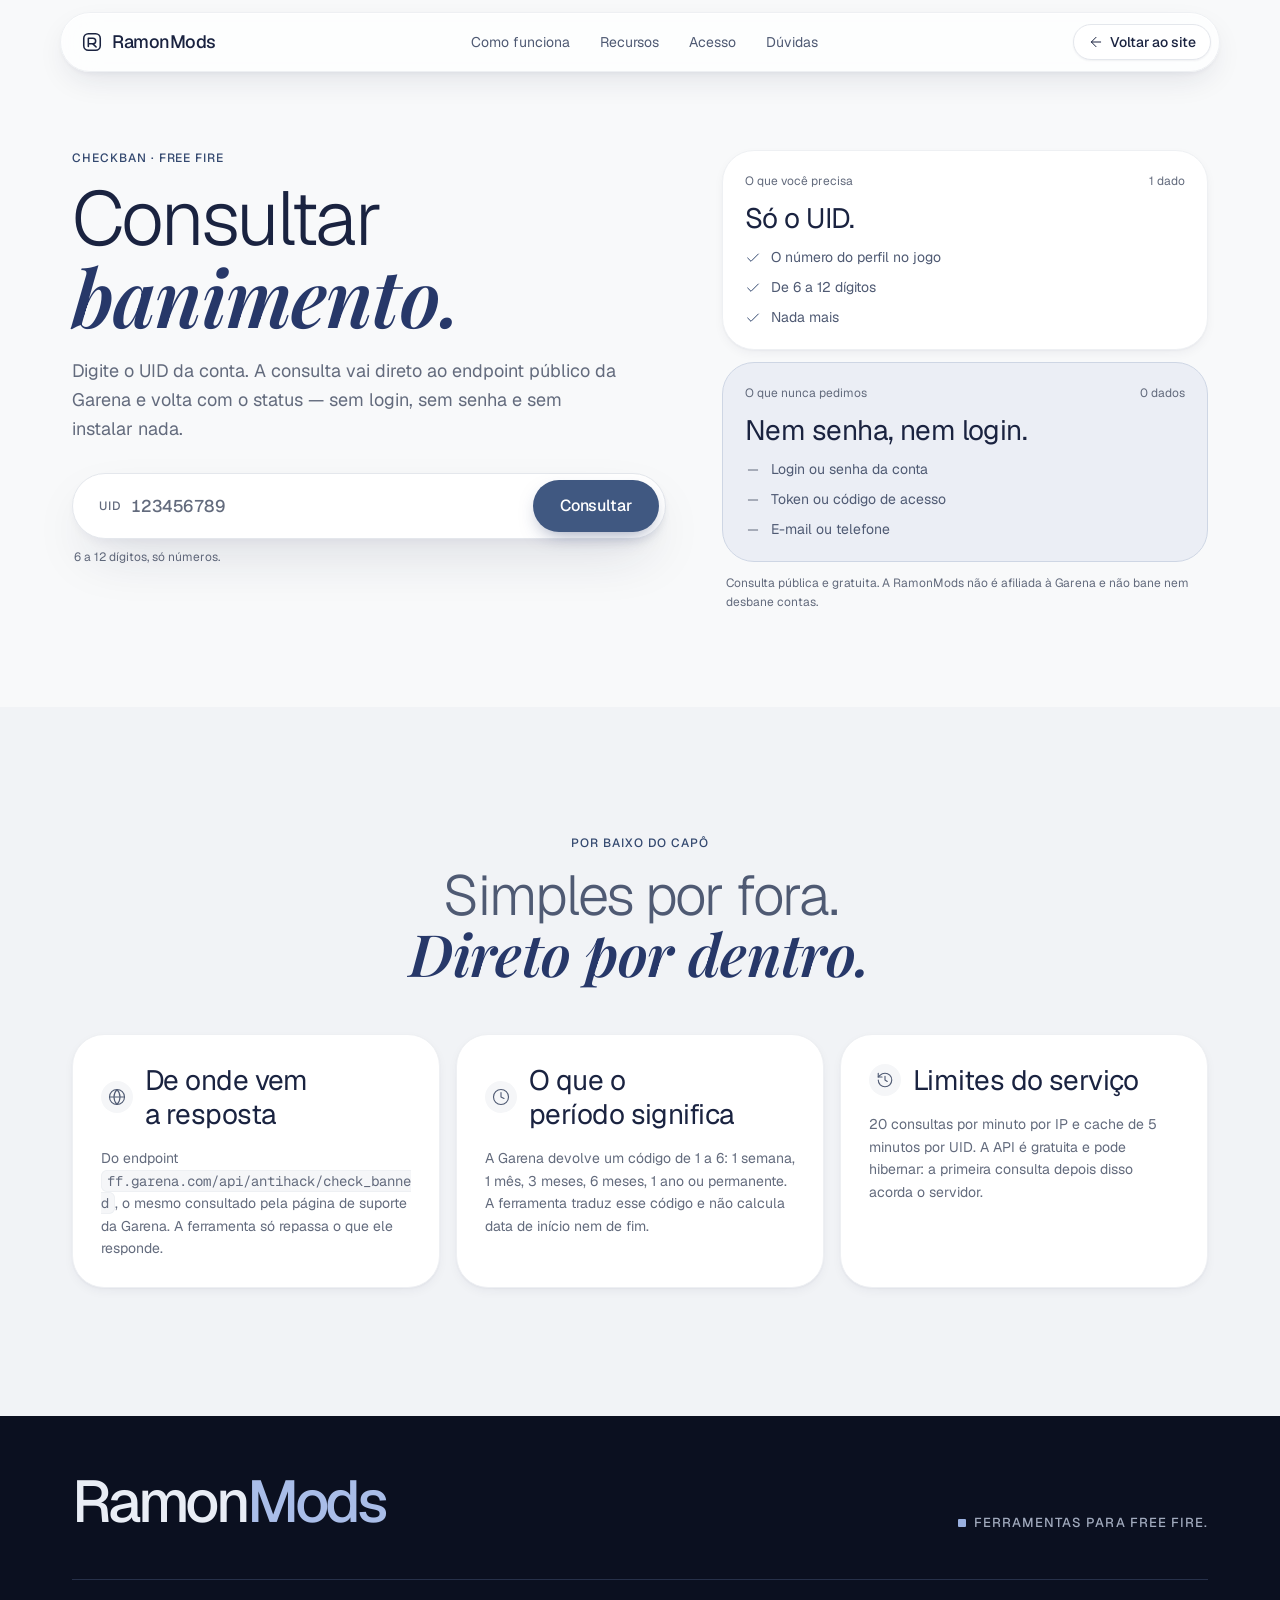
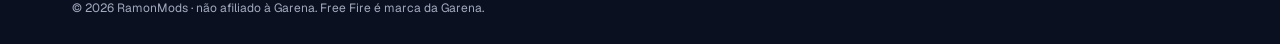
<file: public/checkban/index.html>
<!DOCTYPE html>
<html lang="pt-BR" data-theme="light">
<head>
<meta charset="utf-8">
<meta name="viewport" content="width=device-width, initial-scale=1">
<title>CheckBan — verificar banimento no Free Fire | RamonMods</title>
<meta name="description" content="Consulte pelo UID se uma conta de Free Fire está banida e qual é a duração do banimento. Consulta direta ao endpoint público da Garena, sem login e sem senha.">
<meta name="theme-color" content="#f8f9fa">
<link rel="icon" href="../assets/favicon.svg" type="image/svg+xml">
<link rel="manifest" href="../manifest.json">
<link rel="apple-touch-icon" href="../assets/favicon.svg">
<meta name="mobile-web-app-capable" content="yes">
<meta name="apple-mobile-web-app-capable" content="yes">
<meta name="apple-mobile-web-app-status-bar-style" content="black-translucent">
<meta name="apple-mobile-web-app-title" content="CheckBan">
<link rel="preload" href="../assets/fonts/geist-normal-01.woff2" as="font" type="font/woff2" crossorigin>
<link rel="stylesheet" href="../styles.css">
<link rel="stylesheet" href="../site.css">
<link rel="stylesheet" href="checkban.css">
</head>
<body>

<header class="lp-nav" data-theme="light">
  <a class="ks-wordmark" href="../" aria-label="RamonMods, início">
    <span class="rm-brand">
      <svg viewBox="0 0 24 24" fill="none" stroke="currentColor" stroke-width="1.7" stroke-linecap="round" stroke-linejoin="round" aria-hidden="true" focusable="false"><rect x="3" y="3" width="18" height="18" rx="5"/><path d="M8 17V8h5a3 3 0 0 1 0 6H8"/><path d="m13 14 3.5 3.5"/></svg>
      RamonMods
    </span>
  </a>
  <nav class="lp-nav__links" aria-label="Seções">
    <a href="../#como-usar">Como funciona</a>
    <a href="../#o-que-vem">Recursos</a>
    <a href="../#preco">Acesso</a>
    <a href="../#duvidas">Dúvidas</a>
  </nav>
  <div class="lp-nav__end">
    <a class="ks-btn ks-btn--secondary ks-btn--sm" href="../">
      <span class="ks-btn__content">
        <svg xmlns="http://www.w3.org/2000/svg" width="16" height="16" viewBox="0 0 24 24" fill="none" stroke="currentColor" stroke-width="1.5" stroke-linecap="round" stroke-linejoin="round" style="flex-shrink:0;display:block" aria-hidden="true" focusable="false"><path d="m12 19-7-7 7-7"/><path d="M19 12H5"/></svg>
        Voltar ao site
      </span>
    </a>
  </div>
</header>

<main>

<section class="lp-section rm-tool" id="tool" aria-labelledby="tool-title">
  <div class="lp-container rm-tool__grid">

    <div class="rm-tool__main">
      <span class="lp-tag">CheckBan · Free Fire</span>
      <h1 id="tool-title" class="rm-tool__title">Consultar <span class="ks-accent-word">banimento.</span></h1>
      <p class="lp-lead">Digite o UID da conta. A consulta vai direto ao endpoint público da Garena e volta com o status — sem login, sem senha e sem instalar nada.</p>

      <form class="lp-capture rm-form" id="form" novalidate>
        <label class="sr-only" for="uid">UID do jogador</label>
        <div class="lp-capture__field">
          <span class="rm-form__prefix" aria-hidden="true">UID</span>
          <input id="uid" name="uid" type="text" inputmode="numeric" autocomplete="off" autocapitalize="off" spellcheck="false"
                 pattern="[0-9]{6,12}" maxlength="12" placeholder="123456789" required>
        </div>
        <button class="ks-btn ks-btn--primary ks-btn--lg" id="submit" type="submit">
          <span class="ks-btn__content"><span id="submit-label">Consultar</span></span>
        </button>
      </form>
      <p class="rm-hint" id="hint" role="status" aria-live="polite">6 a 12 dígitos, só números.</p>

      <section class="lp-app rm-result" id="result" aria-live="polite" hidden>
        <div class="lp-app__top">
          <div class="rm-result__head">
            <span class="rm-result__dot" id="status-dot" aria-hidden="true"></span>
            <div>
              <small class="rm-result__kicker" id="status-kicker">Resultado da consulta</small>
              <strong id="status-title">—</strong>
            </div>
          </div>
          <span class="ks-badge ks-badge--accent" id="status-badge">—</span>
        </div>

        <dl class="rm-facts">
          <div><dt>Nickname</dt><dd id="r-nick">—</dd></div>
          <div><dt>UID</dt><dd id="r-uid">—</dd></div>
          <div><dt>Região</dt><dd id="r-region">—</dd></div>
          <div><dt>Período</dt><dd id="r-period">—</dd></div>
          <div><dt>Tempo de resposta</dt><dd id="r-time">—</dd></div>
          <div><dt>Fonte</dt><dd>Garena</dd></div>
        </dl>

        <p class="rm-result__note" id="result-note"></p>
      </section>

      <section class="rm-error" id="error" aria-live="assertive" hidden>
        <strong id="error-title">Não foi possível consultar</strong>
        <p id="error-text"></p>
      </section>
    </div>

    <aside class="rm-tool__aside" aria-label="Sobre a consulta">
      <div class="lp-panel lp-panel--surface">
        <div class="lp-panel__top"><span>O que você precisa</span><span>1 dado</span></div>
        <h2 class="rm-aside__title">Só o UID.</h2>
        <ul class="lp-checks">
          <li><svg xmlns="http://www.w3.org/2000/svg" width="16" height="16" viewBox="0 0 24 24" fill="none" stroke="currentColor" stroke-width="1.5" stroke-linecap="round" stroke-linejoin="round" aria-hidden="true" focusable="false"><path d="M20 6 9 17l-5-5"/></svg>O número do perfil no jogo</li>
          <li><svg xmlns="http://www.w3.org/2000/svg" width="16" height="16" viewBox="0 0 24 24" fill="none" stroke="currentColor" stroke-width="1.5" stroke-linecap="round" stroke-linejoin="round" aria-hidden="true" focusable="false"><path d="M20 6 9 17l-5-5"/></svg>De 6 a 12 dígitos</li>
          <li><svg xmlns="http://www.w3.org/2000/svg" width="16" height="16" viewBox="0 0 24 24" fill="none" stroke="currentColor" stroke-width="1.5" stroke-linecap="round" stroke-linejoin="round" aria-hidden="true" focusable="false"><path d="M20 6 9 17l-5-5"/></svg>Nada mais</li>
        </ul>
      </div>

      <div class="lp-panel lp-panel--soft">
        <div class="lp-panel__top"><span>O que nunca pedimos</span><span>0 dados</span></div>
        <h2 class="rm-aside__title">Nem senha, nem login.</h2>
        <ul class="lp-checks">
          <li><svg class="rm-dash" xmlns="http://www.w3.org/2000/svg" width="16" height="16" viewBox="0 0 24 24" fill="none" stroke="currentColor" stroke-width="1.5" stroke-linecap="round" stroke-linejoin="round" aria-hidden="true" focusable="false"><path d="M5 12h14"/></svg>Login ou senha da conta</li>
          <li><svg class="rm-dash" xmlns="http://www.w3.org/2000/svg" width="16" height="16" viewBox="0 0 24 24" fill="none" stroke="currentColor" stroke-width="1.5" stroke-linecap="round" stroke-linejoin="round" aria-hidden="true" focusable="false"><path d="M5 12h14"/></svg>Token ou código de acesso</li>
          <li><svg class="rm-dash" xmlns="http://www.w3.org/2000/svg" width="16" height="16" viewBox="0 0 24 24" fill="none" stroke="currentColor" stroke-width="1.5" stroke-linecap="round" stroke-linejoin="round" aria-hidden="true" focusable="false"><path d="M5 12h14"/></svg>E-mail ou telefone</li>
        </ul>
      </div>

      <p class="rm-aside__note">Consulta pública e gratuita. A RamonMods não é afiliada à Garena e não bane nem desbane contas.</p>
    </aside>

  </div>
</section>

<section class="lp-section lp-section--subtle" aria-labelledby="entenda-titulo">
  <div class="lp-container">
    <div class="lp-head lp-head--center lp-reveal">
      <span class="lp-tag">Por baixo do capô</span>
      <h2 id="entenda-titulo" class="lp-h2">Simples por fora. <span class="ks-accent-word">Direto por dentro.</span></h2>
    </div>
    <div class="lp-inside">
      <div class="lp-panel lp-panel--surface lp-reveal">
        <div class="lp-inside__head">
          <span class="lp-row__icon"><svg xmlns="http://www.w3.org/2000/svg" width="18" height="18" viewBox="0 0 24 24" fill="none" stroke="currentColor" stroke-width="1.5" stroke-linecap="round" stroke-linejoin="round" aria-hidden="true" focusable="false"><circle cx="12" cy="12" r="10"/><path d="M12 2a14.5 14.5 0 0 0 0 20 14.5 14.5 0 0 0 0-20"/><path d="M2 12h20"/></svg></span>
          <h3>De onde vem a resposta</h3>
        </div>
        <p>Do endpoint <code>ff.garena.com/api/antihack/check_banned</code>, o mesmo consultado pela página de suporte da Garena. A ferramenta só repassa o que ele responde.</p>
      </div>
      <div class="lp-panel lp-panel--surface lp-reveal">
        <div class="lp-inside__head">
          <span class="lp-row__icon"><svg xmlns="http://www.w3.org/2000/svg" width="18" height="18" viewBox="0 0 24 24" fill="none" stroke="currentColor" stroke-width="1.5" stroke-linecap="round" stroke-linejoin="round" aria-hidden="true" focusable="false"><circle cx="12" cy="12" r="10"/><polyline points="12 6 12 12 16 14"/></svg></span>
          <h3>O que o período significa</h3>
        </div>
        <p>A Garena devolve um código de 1 a 6: 1 semana, 1 mês, 3 meses, 6 meses, 1 ano ou permanente. A ferramenta traduz esse código e não calcula data de início nem de fim.</p>
      </div>
      <div class="lp-panel lp-panel--surface lp-reveal">
        <div class="lp-inside__head">
          <span class="lp-row__icon"><svg xmlns="http://www.w3.org/2000/svg" width="18" height="18" viewBox="0 0 24 24" fill="none" stroke="currentColor" stroke-width="1.5" stroke-linecap="round" stroke-linejoin="round" aria-hidden="true" focusable="false"><path d="M3 12a9 9 0 1 0 9-9 9.75 9.75 0 0 0-6.74 2.74L3 8"/><path d="M3 3v5h5"/><path d="M12 7v5l3 2"/></svg></span>
          <h3>Limites do serviço</h3>
        </div>
        <p>20 consultas por minuto por IP e cache de 5 minutos por UID. A API é gratuita e pode hibernar: a primeira consulta depois disso acorda o servidor.</p>
      </div>
    </div>
  </div>
</section>

</main>

<footer class="lp-footer" data-theme="dark" data-nav-theme="dark">
  <div class="lp-container">
    <div class="lp-footer__top">
      <p class="lp-footer__mark" translate="no">Ramon<span>Mods</span></p>
      <span class="ks-eyebrow ks-eyebrow--marker"><span class="ks-eyebrow__mark" style="background:var(--accent)" aria-hidden="true"></span>Ferramentas para Free Fire.</span>
    </div>
    <div class="lp-footer__bottom">
      <span>© <span id="ano">2026</span> RamonMods · não afiliado à Garena. Free Fire é marca da Garena.</span>
    </div>
  </div>
</footer>

<script src="../app.js" defer></script>
<script src="checkban.js" defer></script>
<script>if("serviceWorker" in navigator){navigator.serviceWorker.register("../sw.js").catch(function(){});}</script>
</body>
</html>
</file>
<file: public/styles.css>
@layer properties{@supports (((-webkit-hyphens:none)) and (not (margin-trim:inline))) or ((-moz-orient:inline) and (not (color:rgb(from red r g b)))){*,:before,:after,::backdrop{--tw-outline-style:solid;--tw-blur:initial;--tw-brightness:initial;--tw-contrast:initial;--tw-grayscale:initial;--tw-hue-rotate:initial;--tw-invert:initial;--tw-opacity:initial;--tw-saturate:initial;--tw-sepia:initial;--tw-drop-shadow:initial;--tw-drop-shadow-color:initial;--tw-drop-shadow-alpha:100%;--tw-drop-shadow-size:initial}}}@layer theme{:root,:host{--font-sans:-apple-system, BlinkMacSystemFont, "Segoe UI", Roboto, "Helvetica Neue", "Noto Sans", Arial, sans-serif, "Apple Color Emoji", "Segoe UI Emoji", "Segoe UI Symbol", "Noto Color Emoji";--font-serif:ui-serif, Georgia, Cambria, "Times New Roman", Times, serif;--font-mono:ui-monospace, SFMono-Regular, Menlo, Monaco, Consolas, "Liberation Mono", "Courier New", monospace;--container-lg:32rem;--text-xs:.75rem;--text-sm:.875rem;--text-lg:1.125rem;--text-2xl:1.5rem;--tracking-tighter:-.05em;--tracking-tight:-.025em;--radius-xs:.125rem;--radius-sm:.25rem;--radius-md:.375rem;--radius-lg:.5rem;--radius-xl:.75rem;--radius-2xl:1rem;--shadow-xs:0 1px 2px 0 #0000000d;--shadow-sm:0 1px 3px 0 #0000001a, 0 1px 2px -1px #0000001a;--shadow-md:0 4px 6px -1px #0000001a, 0 2px 4px -2px #0000001a;--shadow-lg:0 10px 15px -3px #0000001a, 0 4px 6px -4px #0000001a;--shadow-xl:0 20px 25px -5px #0000001a, 0 8px 10px -6px #0000001a;--ease-out:cubic-bezier(0, 0, .2, 1);--ease-in-out:cubic-bezier(.4, 0, .2, 1);--default-font-family:var(--font-sans);--default-mono-font-family:var(--font-mono);--radius-pill:999px}}@layer base{*,:after,:before,::backdrop{box-sizing:border-box;border:0 solid;margin:0;padding:0}::file-selector-button{box-sizing:border-box;border:0 solid;margin:0;padding:0}html,:host{-webkit-text-size-adjust:100%;tab-size:4;line-height:1.5;font-family:var(--default-font-family,-apple-system, BlinkMacSystemFont, "Segoe UI", Roboto, "Helvetica Neue", "Noto Sans", Arial, sans-serif, "Apple Color Emoji", "Segoe UI Emoji", "Segoe UI Symbol", "Noto Color Emoji");font-feature-settings:var(--default-font-feature-settings,normal);font-variation-settings:var(--default-font-variation-settings,normal);-webkit-tap-highlight-color:transparent}hr{height:0;color:inherit;border-top-width:1px}abbr:where([title]){-webkit-text-decoration:underline dotted;text-decoration:underline dotted}h1,h2,h3,h4,h5,h6{font-size:inherit;font-weight:inherit}a{color:inherit;-webkit-text-decoration:inherit;-webkit-text-decoration:inherit;-webkit-text-decoration:inherit;-webkit-text-decoration:inherit;text-decoration:inherit}b,strong{font-weight:bolder}code,kbd,samp,pre{font-family:var(--default-mono-font-family,ui-monospace, SFMono-Regular, Menlo, Monaco, Consolas, "Liberation Mono", "Courier New", monospace);font-feature-settings:var(--default-mono-font-feature-settings,normal);font-variation-settings:var(--default-mono-font-variation-settings,normal);font-size:1em}small{font-size:80%}sub,sup{vertical-align:baseline;font-size:75%;line-height:0;position:relative}sub{bottom:-.25em}sup{top:-.5em}table{text-indent:0;border-color:inherit;border-collapse:collapse}:-moz-focusring:where(:not(iframe)){outline:auto}progress{vertical-align:baseline}summary{display:list-item}ol,ul,menu{list-style:none}img,svg,video,canvas,audio,iframe,embed,object{vertical-align:middle;display:block}img,video{max-width:100%;height:auto}button,input,select,optgroup,textarea{font:inherit;font-feature-settings:inherit;font-variation-settings:inherit;letter-spacing:inherit;color:inherit;opacity:1;background-color:#0000;border-radius:0}::file-selector-button{font:inherit;font-feature-settings:inherit;font-variation-settings:inherit;letter-spacing:inherit;color:inherit;opacity:1;background-color:#0000;border-radius:0}:where(select:is([multiple],[size])) optgroup{font-weight:bolder}:where(select:is([multiple],[size])) optgroup option{padding-inline-start:20px}::file-selector-button{margin-inline-end:4px}::placeholder{opacity:1}@supports (not ((-webkit-appearance:-apple-pay-button))) or (contain-intrinsic-size:1px){::placeholder{color:currentColor}@supports (color:color-mix(in lab, red, red)){::placeholder{color:color-mix(in oklab, currentcolor 50%, transparent)}}}textarea{resize:vertical}::-webkit-search-decoration{-webkit-appearance:none}::-webkit-date-and-time-value{min-height:1lh;text-align:inherit}::-webkit-datetime-edit{display:inline-flex}::-webkit-datetime-edit-fields-wrapper{padding:0}::-webkit-datetime-edit{padding-block:0}::-webkit-datetime-edit-year-field{padding-block:0}::-webkit-datetime-edit-month-field{padding-block:0}::-webkit-datetime-edit-day-field{padding-block:0}::-webkit-datetime-edit-hour-field{padding-block:0}::-webkit-datetime-edit-minute-field{padding-block:0}::-webkit-datetime-edit-second-field{padding-block:0}::-webkit-datetime-edit-millisecond-field{padding-block:0}::-webkit-datetime-edit-meridiem-field{padding-block:0}::-webkit-calendar-picker-indicator{line-height:1}:-moz-ui-invalid{box-shadow:none}button,input:where([type=button],[type=reset],[type=submit]){appearance:button}::file-selector-button{appearance:button}::-webkit-inner-spin-button{height:auto}::-webkit-outer-spin-button{height:auto}[hidden]:where(:not([hidden=until-found])){display:none!important}}@layer components{:root{--navy-50:#f4f6fa;--navy-100:#ebedf1;--navy-150:#e0e5ef;--navy-200:#ced6e4;--navy-300:#b3bccd;--navy-400:#9fabc0;--navy-500:#7787a6;--navy-600:#56698f;--navy-700:#4a6290;--navy-800:#405881;--navy-850:#33486f;--navy-900:#273869;--navy-950:#18234a;--slate-0:#fff;--slate-25:#fbfbfc;--slate-50:#f8f9fa;--slate-75:#f3f4f6;--slate-100:#eef0f3;--slate-200:#e4e7ec;--slate-300:#cdd3dd;--slate-400:#9aa1ae;--slate-500:#8a93a6;--slate-600:#636b7d;--slate-700:#4f5a73;--slate-800:#2e3650;--slate-900:#1a2340;--slate-950:#0b1020;--green-50:#e8f5ee;--green-200:#b7e0c9;--green-500:#3dbe82;--green-700:#1a7a50;--green-800:#1e6b47;--pix-50:#e5f5f2;--pix-200:#a9ddd4;--pix-400:#32bcad;--pix-700:#0b7a6b;--pix-800:#08635a;--pix-900:#064c45;--amber-50:#fff5e0;--amber-200:#f2d49a;--amber-500:#e0a019;--amber-800:#8a5a00;--red-50:#fdeded;--red-200:#f4c2c5;--red-400:#ff9c9c;--red-600:#c8323d;--red-700:#b4232f;--blue-50:#ebf2fd;--blue-200:#bfd3f5;--blue-400:#93b8ff;--blue-600:#2e64c8;--blue-700:#2659b8}:root,[data-theme=light]{--lightningcss-light:initial;--lightningcss-dark: ;color-scheme:light;--bg:#f8f9fa;--bg-subtle:#f1f3f6;--surface:#fff;--surface-muted:#f5f6f8;--surface-raised:#fff;--surface-sunken:#eef0f3;--surface-glass:#ffffffb8;--surface-inverse:#273869;--overlay:#10162c6b;--text:#1a2340;--text-secondary:#4f5a73;--text-muted:#636b7d;--text-disabled:#9aa1ae;--text-inverse:#fff;--text-inverse-muted:#c9d2e6;--border:#e4e7ec;--border-subtle:#eef0f3;--border-strong:#cdd3dd;--border-input:#cdd3dd;--border-control:#8a93a6;--accent:#405881;--accent-hover:#33486f;--accent-active:#273869;--accent-contrast:#fff;--accent-soft:#ebeef5;--accent-soft-hover:#e0e5ef;--accent-soft-strong:#ced6e4;--accent-text:#33486f;--accent-deep:#273869;--focus-ring:#4d6bb5;--accent-word:var(--accent-deep);--link:var(--accent-text);--link-hover:var(--accent-active);--success-fg:#1e6b47;--success-bg:#e8f5ee;--success-border:#b7e0c9;--success-solid:#1a7a50;--success-on-solid:#fff;--warning-fg:#8a5a00;--warning-bg:#fff5e0;--warning-border:#f2d49a;--warning-solid:#e0a019;--warning-on-solid:#261a00;--danger-fg:#b4232f;--danger-bg:#fdeded;--danger-border:#f4c2c5;--danger-solid:#c8323d;--danger-on-solid:#fff;--info-fg:#2659b8;--info-bg:#ebf2fd;--info-border:#bfd3f5;--info-solid:#2659b8;--info-on-solid:#fff;--money-in:var(--success-fg);--money-out:var(--text);--money-refund:var(--info-fg);--chart-1:#405881;--chart-2:#9fabc0;--chart-3:#b3bccd;--chart-4:#e0e5ef;--chart-5:#273869;--wash-screen:linear-gradient(180deg,#f6f7fa 0%,#eef1f6 48%,#c9d3e3 100%);--wash-hero:radial-gradient(120% 90% at 50% 0%,#dce6f6 0%,#eef2f8 45%,#f8f9fa 100%);--hatch:repeating-linear-gradient(-55deg,var(--accent) 0 2px,transparent 2px 6px)}[data-theme=dark]{--lightningcss-light: ;--lightningcss-dark:initial;color-scheme:dark;--bg:#0b1020;--bg-subtle:#0f1528;--surface:#141b2e;--surface-muted:#182036;--surface-raised:#1c2540;--surface-sunken:#0f1528;--surface-glass:#141b2eb8;--surface-inverse:#e9edf5;--overlay:#03060fa8;--text:#e9edf5;--text-secondary:#c3cbda;--text-muted:#a1aabd;--text-disabled:#5e6880;--text-inverse:#0b1020;--text-inverse-muted:#36405a;--border:#263049;--border-subtle:#1d263c;--border-strong:#34405e;--border-input:#3a4663;--border-control:#7a86a3;--accent:#9ab0e0;--accent-hover:#b0c2ea;--accent-active:#c6d3f0;--accent-contrast:#0b1020;--accent-soft:#1f2a47;--accent-soft-hover:#26345a;--accent-soft-strong:#2e3e68;--accent-text:#a9bde8;--accent-deep:#1a2442;--focus-ring:#8fb0ff;--accent-word:var(--accent-text);--success-fg:#6fd8a5;--success-bg:#0f2a20;--success-border:#1f5a40;--success-solid:#3dbe82;--success-on-solid:#06170f;--warning-fg:#f5c76a;--warning-bg:#2b2210;--warning-border:#5c4818;--warning-solid:#e8b04a;--warning-on-solid:#1f1500;--danger-fg:#ff9c9c;--danger-bg:#2e1418;--danger-border:#6a2a31;--danger-solid:#c8323d;--danger-on-solid:#fff;--info-fg:#93b8ff;--info-bg:#12203d;--info-border:#2a4475;--info-solid:#6e9bf5;--info-on-solid:#06122b;--chart-1:#9ab0e0;--chart-2:#5e73a3;--chart-3:#3e4f78;--chart-4:#26345a;--chart-5:#c6d3f0;--wash-screen:linear-gradient(180deg,#0b1020 0%,#0f172c 50%,#1c2a4e 100%);--wash-hero:radial-gradient(120% 90% at 50% 0%,#1a2748 0%,#0f1628 50%,#0b1020 100%)}[data-accent=pix]{--accent:#0b7a6b;--accent-hover:#08635a;--accent-active:#064c45;--accent-contrast:#fff;--accent-soft:#e5f5f2;--accent-soft-hover:#d3eee9;--accent-soft-strong:#a9ddd4;--accent-text:#08635a;--accent-deep:#064c45;--focus-ring:#0b7a6b;--chart-1:#0b7a6b;--chart-5:#064c45}[data-theme=dark][data-accent=pix]{--accent:#4fd1bf;--accent-hover:#72dccd;--accent-active:#97e6da;--accent-contrast:#04201c;--accent-soft:#0e2e2a;--accent-soft-hover:#123a35;--accent-soft-strong:#17504a;--accent-text:#6fdccb;--accent-deep:#0a2622;--focus-ring:#4fd1bf}:root{--font-sans:var(--font-geist),"Helvetica Neue",Helvetica,Arial,sans-serif;--font-serif:var(--font-playfair),Georgia,"Times New Roman",serif;--font-mono:var(--font-geist-mono),ui-monospace,SFMono-Regular,Menlo,Consolas,monospace;--weight-light:300;--weight-regular:400;--weight-medium:500;--weight-semibold:600;--text-xs:12px;--leading-xs:16px;--text-sm:14px;--leading-sm:20px;--text-md:16px;--leading-md:24px;--text-lg:18px;--leading-lg:28px;--text-xl:22px;--leading-xl:28px;--text-2xl:28px;--leading-2xl:34px;--text-3xl:36px;--leading-3xl:40px;--text-4xl:48px;--leading-4xl:50px;--text-5xl:64px;--leading-5xl:64px;--text-6xl:80px;--leading-6xl:76px;--tracking-tighter:-.035em;--tracking-tight:-.02em;--tracking-normal:0;--tracking-wide:.04em;--tracking-caps:.08em;--type-display:var(--weight-light) clamp(44px,7.2vw,80px)/.98 var(--font-sans);--type-h1:var(--weight-light) clamp(36px,5vw,56px)/1.02 var(--font-sans);--type-h2:var(--weight-regular) clamp(28px,3.6vw,40px)/1.1 var(--font-sans);--type-h3:var(--weight-regular) var(--text-2xl)/var(--leading-2xl) var(--font-sans);--type-title:var(--weight-medium) var(--text-lg)/var(--leading-lg) var(--font-sans);--type-body-lg:var(--weight-regular) var(--text-lg)/1.6 var(--font-sans);--type-body:var(--weight-regular) var(--text-md)/var(--leading-md) var(--font-sans);--type-body-sm:var(--weight-regular) var(--text-sm)/var(--leading-sm) var(--font-sans);--type-label:var(--weight-medium) var(--text-sm)/var(--leading-sm) var(--font-sans);--type-caption:var(--weight-regular) var(--text-xs)/var(--leading-xs) var(--font-sans);--type-eyebrow:var(--weight-medium) var(--text-xs)/var(--leading-xs) var(--font-sans);--type-kpi:var(--weight-light) clamp(40px,6vw,56px)/1 var(--font-sans);--type-kpi-sm:var(--weight-regular) var(--text-2xl)/1.1 var(--font-sans);--type-accent:italic var(--weight-semibold) 1em/1 var(--font-serif);--type-code:var(--weight-regular) var(--text-sm)/var(--leading-sm) var(--font-mono);--space-0:0;--space-px:1px;--space-0-5:2px;--space-1:4px;--space-1-5:6px;--space-2:8px;--space-3:12px;--space-4:16px;--space-5:20px;--space-6:24px;--space-8:32px;--space-10:40px;--space-12:48px;--space-16:64px;--space-20:80px;--space-24:96px;--space-32:128px;--touch-target:44px;--control-sm:36px;--control-md:44px;--control-lg:52px;--control-field:48px;--gutter-mobile:16px;--gutter-desktop:32px;--grid-gap-mobile:12px;--container-sm:640px;--container-md:960px;--container-lg:1200px;--header-h:64px;--bottom-nav-h:72px;--sidebar-w:248px;--section-y:clamp(64px,10vw,128px);--z-header:30;--z-dropdown:40;--z-overlay:50;--z-modal:60;--z-toast:70;--z-tooltip:80;--radius-xs:6px;--radius-sm:10px;--radius-md:14px;--radius-lg:20px;--radius-xl:24px;--radius-2xl:32px;--radius-pill:999px;--radius-control:var(--radius-pill);--radius-field:var(--radius-pill);--radius-textarea:var(--radius-lg);--radius-checkbox:var(--radius-xs);--radius-card:var(--radius-xl);--radius-card-inner:var(--radius-md);--radius-popover:var(--radius-md);--radius-modal:var(--radius-2xl);--radius-badge:var(--radius-pill)}:root,[data-theme=light]{--shadow-xs:0 1px 2px #1a23400f;--shadow-sm:0 1px 2px #1a23400a,0 4px 12px -2px #1a23400f;--shadow-md:0 2px 4px #1a23400a,0 12px 32px -8px #1a23401f;--shadow-lg:0 4px 8px #1a23400a,0 24px 56px -16px #1a23402e;--shadow-xl:0 32px 80px -24px #1a234047;--shadow-accent:0 8px 20px -8px #2738698c;--shadow-highlight:inset 0 1px 0 #ffffffd9;--shadow-card:var(--shadow-sm);--shadow-popover:var(--shadow-lg);--shadow-modal:var(--shadow-xl);--blur-glass:saturate(160%) blur(18px)}[data-theme=dark]{--shadow-xs:0 1px 2px #0006;--shadow-sm:0 1px 2px #0000004d,0 4px 12px -2px #00000059;--shadow-md:0 2px 4px #0000004d,0 12px 32px -8px #00000080;--shadow-lg:0 4px 8px #0000004d,0 24px 56px -16px #0009;--shadow-xl:0 32px 80px -24px #000000b3;--shadow-accent:0 8px 20px -8px #9ab0e059;--shadow-highlight:inset 0 1px 0 #ffffff0f}:root{--duration-fast:.12s;--duration-base:.2s;--duration-slow:.32s;--duration-slower:.48s;--ease-out:cubic-bezier(.22,1,.36,1);--ease-in-out:cubic-bezier(.65,0,.35,1);--ease-standard:cubic-bezier(.2,0,0,1);--press-scale:.98}@media (prefers-reduced-motion:reduce){:root{--duration-fast:1ms;--duration-base:1ms;--duration-slow:1ms;--duration-slower:1ms;--press-scale:1}}*,:before,:after{box-sizing:border-box}html{-moz-text-size-adjust:100%;text-size-adjust:100%}body{font-family:var(--font-sans);font-size:var(--text-md);line-height:var(--leading-md);color:var(--text);background:var(--bg);-webkit-font-smoothing:antialiased;-moz-osx-font-smoothing:grayscale;text-rendering:optimizelegibility;margin:0}h1,h2,h3,h4,h5,h6,p{text-wrap:pretty;margin:0}h1,h2,h3{text-wrap:balance}img,svg,video{max-width:100%}button,input,select,textarea{font:inherit;color:inherit}a{color:var(--link);text-underline-offset:3px;transition:color var(--duration-fast) var(--ease-out);text-decoration-thickness:1px}a:hover{color:var(--link-hover)}:focus-visible{outline:2px solid var(--focus-ring);outline-offset:2px}::selection{background:var(--accent-soft-strong);color:var(--text)}.sr-only{clip:rect(0,0,0,0);white-space:nowrap;border:0;width:1px;height:1px;margin:-1px;padding:0;position:absolute;overflow:hidden}.ks-num{font-variant-numeric:tabular-nums;font-feature-settings:"tnum" 1}.ks-accent-word{font:var(--type-accent);letter-spacing:-.01em;color:var(--accent-word);font-size:1.04em}@keyframes ks-spin{to{transform:rotate(360deg)}}@keyframes ks-shimmer{0%{background-position:-200% 0}to{background-position:200% 0}}@keyframes ks-fade-in{0%{opacity:0}to{opacity:1}}@keyframes ks-rise-in{0%{opacity:0;transform:translateY(8px)}to{opacity:1;transform:none}}@keyframes ks-pop-in{0%{opacity:0;transform:translateY(6px)scale(.98)}to{opacity:1;transform:none}}@keyframes ks-pulse{0%,to{opacity:1}50%{opacity:.45}}@media (prefers-reduced-motion:reduce){*,:before,:after{scroll-behavior:auto!important;transition-duration:1ms!important;animation-duration:1ms!important;animation-iteration-count:1!important}}html{scroll-padding-top:calc(var(--header-h) + 8px)}a,button,input,label,select,summary,textarea{touch-action:manipulation}.ks-skip{z-index:var(--z-tooltip);border-radius:var(--radius-pill);background:var(--surface-raised);color:var(--text);box-shadow:var(--shadow-md);font:var(--type-label);transition:transform var(--duration-fast) var(--ease-out);padding:10px 16px;position:fixed;top:8px;left:8px;transform:translateY(-200%)}.ks-skip:focus{transform:none}.ks-btn{height:var(--control-md);min-width:var(--control-md);border-radius:var(--radius-control);font-family:var(--font-sans);font-size:15px;font-weight:var(--weight-medium);letter-spacing:-.005em;white-space:nowrap;cursor:pointer;-webkit-user-select:none;user-select:none;-webkit-tap-highlight-color:transparent;transition:background-color var(--duration-fast) var(--ease-out),color var(--duration-fast) var(--ease-out),border-color var(--duration-fast) var(--ease-out),box-shadow var(--duration-base) var(--ease-out),transform var(--duration-fast) var(--ease-out);border:1px solid #0000;justify-content:center;align-items:center;gap:8px;padding:0 20px;line-height:1;text-decoration:none;display:inline-flex;position:relative}.ks-btn:focus-visible,.ks-btn[data-force=focus]{outline:2px solid var(--focus-ring);outline-offset:2px}.ks-btn:active:not(:disabled):not([aria-disabled=true]),.ks-btn[data-force=active]{transform:scale(var(--press-scale))}.ks-btn--sm{height:var(--control-sm);min-width:var(--control-sm);gap:6px;padding:0 14px;font-size:14px}.ks-btn--sm:before{content:"";position:absolute;inset:-4px 0}.ks-btn--lg{height:var(--control-lg);min-width:var(--control-lg);padding:0 26px;font-size:16px}.ks-btn--block{width:100%;height:auto;min-height:var(--control-md);white-space:normal;text-align:center;padding-block:10px;line-height:1.25;display:flex}.ks-btn--block.ks-btn--sm{min-height:var(--control-sm);padding-block:6px}.ks-btn--block.ks-btn--lg{min-height:var(--control-lg);padding-block:12px}.ks-btn--icon{width:var(--control-md);padding:0}.ks-btn--sm.ks-btn--icon{width:var(--control-sm)}.ks-btn--lg.ks-btn--icon{width:var(--control-lg)}.ks-btn__content{align-items:center;gap:inherit;transition:opacity var(--duration-fast) var(--ease-out);display:inline-flex}.ks-btn__spinner{place-items:center;display:grid;position:absolute;inset:0}.ks-btn[data-loading=true]{cursor:progress}.ks-btn[data-loading=true] .ks-btn__content{opacity:0}.ks-btn--primary{background:var(--accent);color:var(--accent-contrast);box-shadow:var(--shadow-accent)}.ks-btn--primary:hover,.ks-btn--primary[data-force=hover]{background:var(--accent-hover);color:var(--accent-contrast)}.ks-btn--primary:active,.ks-btn--primary[data-force=active]{background:var(--accent-active)}.ks-btn--secondary{background:var(--surface);color:var(--text);border-color:var(--border);box-shadow:var(--shadow-xs),var(--shadow-highlight)}.ks-btn--secondary:hover,.ks-btn--secondary[data-force=hover]{background:var(--surface-muted);border-color:var(--border-strong);color:var(--text)}.ks-btn--secondary:active,.ks-btn--secondary[data-force=active]{background:var(--surface-sunken)}.ks-btn--ghost{color:var(--text);background:0 0}.ks-btn--ghost:hover,.ks-btn--ghost[data-force=hover]{background:var(--accent-soft);color:var(--accent-text)}.ks-btn--ghost:active,.ks-btn--ghost[data-force=active]{background:var(--accent-soft-hover)}.ks-btn--danger{background:var(--danger-solid);color:var(--danger-on-solid)}.ks-btn--danger:hover,.ks-btn--danger[data-force=hover]{background:var(--danger-solid)}@supports (color:color-mix(in lab, red, red)){.ks-btn--danger:hover,.ks-btn--danger[data-force=hover]{background:color-mix(in oklab,var(--danger-solid) 86%,#000)}}.ks-btn--danger:hover,.ks-btn--danger[data-force=hover]{color:var(--danger-on-solid)}.ks-btn--danger:active,.ks-btn--danger[data-force=active]{background:var(--danger-solid)}@supports (color:color-mix(in lab, red, red)){.ks-btn--danger:active,.ks-btn--danger[data-force=active]{background:color-mix(in oklab,var(--danger-solid) 74%,#000)}}.ks-btn[aria-pressed=true]{background:var(--accent-soft);color:var(--accent-text);border-color:var(--accent-soft-strong);box-shadow:none}.ks-btn:disabled,.ks-btn[aria-disabled=true]{background:var(--surface-sunken);color:var(--text-disabled);box-shadow:none;cursor:not-allowed;border-color:#0000}.ks-btn--ghost:disabled,.ks-btn--ghost[aria-disabled=true]{background:0 0}.ks-iconbtn{width:var(--control-md);height:var(--control-md);border-radius:var(--radius-pill);color:var(--text);cursor:pointer;-webkit-tap-highlight-color:transparent;transition:background-color var(--duration-fast) var(--ease-out),color var(--duration-fast) var(--ease-out),border-color var(--duration-fast) var(--ease-out),box-shadow var(--duration-base) var(--ease-out),transform var(--duration-fast) var(--ease-out);background:0 0;border:1px solid #0000;flex-shrink:0;place-items:center;padding:0;display:inline-grid;position:relative}.ks-iconbtn:focus-visible,.ks-iconbtn[data-force=focus]{outline:2px solid var(--focus-ring);outline-offset:2px}.ks-iconbtn:active:not(:disabled),.ks-iconbtn[data-force=active]:not(:disabled){transform:scale(.95)}.ks-iconbtn--sm{width:var(--control-sm);height:var(--control-sm)}.ks-iconbtn--sm:before{content:"";position:absolute;inset:-4px}.ks-iconbtn--lg{width:var(--control-lg);height:var(--control-lg)}.ks-iconbtn--xl{width:64px;height:64px}.ks-iconbtn--secondary{background:var(--surface);border-color:var(--border);box-shadow:var(--shadow-sm),var(--shadow-highlight)}.ks-iconbtn--secondary:hover,.ks-iconbtn--secondary[data-force=hover]{background:var(--surface-muted);border-color:var(--border-strong)}.ks-iconbtn--ghost:hover,.ks-iconbtn--ghost[data-force=hover],.ks-iconbtn--soft{background:var(--accent-soft);color:var(--accent-text)}.ks-iconbtn--soft:hover,.ks-iconbtn--soft[data-force=hover]{background:var(--accent-soft-hover)}.ks-iconbtn--primary{background:var(--accent);color:var(--accent-contrast);box-shadow:var(--shadow-accent)}.ks-iconbtn--primary:hover,.ks-iconbtn--primary[data-force=hover]{background:var(--accent-hover)}.ks-iconbtn[aria-pressed=true]{background:var(--accent-soft);color:var(--accent-text);border-color:var(--accent-soft-strong)}.ks-iconbtn:disabled{background:var(--surface-sunken);color:var(--text-disabled);box-shadow:none;cursor:not-allowed;border-color:#0000}.ks-iconbtn__dot{background:var(--danger-solid);width:8px;height:8px;box-shadow:0 0 0 2px var(--surface);border-radius:50%;position:absolute;top:22%;right:22%}.ks-field{flex-direction:column;gap:6px;min-width:0;display:flex}.ks-label{font:var(--type-label);color:var(--text);align-items:center;gap:4px;display:inline-flex}.ks-label__req{color:var(--danger-fg)}.ks-label__opt{font-weight:var(--weight-regular);color:var(--text-muted)}.ks-hint{font:var(--type-caption);color:var(--text-muted)}.ks-error{font:var(--type-caption);color:var(--danger-fg);align-items:center;gap:6px;display:flex}.ks-field__foot{justify-content:space-between;gap:12px;display:flex}.ks-field__count{font:var(--type-caption);color:var(--text-muted);font-variant-numeric:tabular-nums;margin-left:auto}.ks-control{height:var(--control-field);border-radius:var(--radius-field);background:var(--surface);border:1px solid var(--border-input);box-shadow:var(--shadow-xs);color:var(--text);transition:border-color var(--duration-fast) var(--ease-out),box-shadow var(--duration-base) var(--ease-out),background-color var(--duration-fast) var(--ease-out);align-items:center;gap:10px;padding:0 16px;display:flex;position:relative}.ks-control--lg{height:var(--control-lg)}.ks-control:hover,.ks-control[data-force=hover]{border-color:var(--border-control)}.ks-control:focus-within,.ks-control[data-force=focus]{border-color:var(--accent);box-shadow:0 0 0 3px var(--accent-soft-strong)}.ks-control[data-invalid=true]{border-color:var(--danger-fg)}.ks-control[data-invalid=true]:focus-within,.ks-control[data-invalid=true][data-force=focus]{box-shadow:0 0 0 3px var(--danger-border)}.ks-control[data-disabled=true]{background:var(--surface-sunken);border-color:var(--border-subtle);box-shadow:none;color:var(--text-disabled);cursor:not-allowed}.ks-control[data-readonly=true]{background:var(--surface-muted);box-shadow:none}.ks-control__input{min-width:0;height:100%;font:var(--type-body);color:inherit;appearance:none;background:0 0;border:0;outline:0;flex:1;padding:0}.ks-control__input::placeholder{color:var(--text-muted);opacity:1}.ks-control__input:disabled{cursor:not-allowed;color:var(--text-disabled)}.ks-control__input:disabled::placeholder{color:var(--text-disabled)}.ks-control__icon{color:var(--text-muted);display:inline-flex}.ks-control__affix{font:var(--type-body);color:var(--text-muted);white-space:nowrap}.ks-control__end{color:var(--text-muted);align-items:center;gap:6px;margin-right:-6px;display:inline-flex}.ks-control--textarea{border-radius:var(--radius-textarea);align-items:stretch;height:auto;padding:12px 16px}.ks-control--textarea .ks-control__input{resize:vertical;min-height:104px;line-height:var(--leading-md)}.ks-control--select{cursor:pointer;padding-right:44px}.ks-control--select .ks-control__input{cursor:pointer;padding-right:0}.ks-control--select .ks-control__chevron{pointer-events:none;color:var(--text-muted);position:absolute;top:50%;right:16px;transform:translateY(-50%)}.ks-control__input option{color:var(--text);background:var(--surface)}.ks-check{min-height:var(--touch-target);cursor:pointer;color:var(--text);font:var(--type-body-sm);-webkit-tap-highlight-color:transparent;align-items:flex-start;gap:12px;padding:12px 0;display:inline-flex;position:relative}.ks-check[data-disabled=true]{cursor:not-allowed;color:var(--text-disabled)}.ks-check__input{opacity:0;pointer-events:none;width:1px;height:1px;margin:0;position:absolute}.ks-check__box{border-radius:var(--radius-checkbox);border:1.5px solid var(--border-control);background:var(--surface);color:#0000;width:20px;height:20px;transition:background-color var(--duration-fast) var(--ease-out),border-color var(--duration-fast) var(--ease-out),color var(--duration-fast) var(--ease-out);flex-shrink:0;place-items:center;display:grid}.ks-check--radio .ks-check__box{border-radius:50%}.ks-check__dot{background:currentColor;border-radius:50%;width:8px;height:8px}.ks-check:hover .ks-check__box,.ks-check[data-force=hover] .ks-check__box{border-color:var(--accent)}.ks-check__input:focus-visible+.ks-check__box,.ks-check__input[data-force=focus]+.ks-check__box{outline:2px solid var(--focus-ring);outline-offset:2px}.ks-check__input:checked+.ks-check__box,.ks-check__input:indeterminate+.ks-check__box{background:var(--accent);border-color:var(--accent);color:var(--accent-contrast)}.ks-check[data-invalid=true] .ks-check__box{border-color:var(--danger-fg)}.ks-check__input:disabled+.ks-check__box{background:var(--surface-sunken);border-color:var(--border-strong)}.ks-check__input:disabled:checked+.ks-check__box{background:var(--border-strong);color:var(--surface)}.ks-check__text{flex-direction:column;gap:2px;padding-top:1px;display:flex}.ks-check__label{font:var(--type-body-sm);color:inherit}.ks-check__desc{font:var(--type-caption);color:var(--text-muted)}.ks-check[data-disabled=true] .ks-check__desc{color:var(--text-disabled)}.ks-switch{min-height:var(--touch-target);cursor:pointer;color:var(--text);-webkit-tap-highlight-color:transparent;align-items:center;gap:12px;display:inline-flex;position:relative}.ks-switch[data-disabled=true]{cursor:not-allowed;color:var(--text-disabled)}.ks-switch__track{border-radius:var(--radius-pill);background:var(--border-control);width:46px;height:28px;cursor:inherit;transition:background-color var(--duration-base) var(--ease-out);border:0;flex-shrink:0;padding:0;position:relative}.ks-switch__track:focus-visible,.ks-switch__track[data-force=focus]{outline:2px solid var(--focus-ring);outline-offset:2px}.ks-switch__track[aria-checked=true]{background:var(--accent)}.ks-switch__track:disabled{background:var(--border-strong);cursor:not-allowed}.ks-switch__track:disabled[aria-checked=true]{background:var(--accent-soft-strong)}.ks-switch__thumb{width:22px;height:22px;color:var(--accent);transition:transform var(--duration-base) var(--ease-out);background:#fff;border-radius:50%;place-items:center;display:grid;position:absolute;top:3px;left:3px;box-shadow:0 1px 3px #10162c40}.ks-switch__track[aria-checked=true] .ks-switch__thumb{transform:translate(18px)}.ks-switch__text{flex-direction:column;gap:2px;display:flex}.ks-switch__label{font:var(--type-body-sm);color:inherit}.ks-switch__desc{font:var(--type-caption);color:var(--text-muted)}.ks-switch__spinner{border-width:1.5px;width:12px;height:12px}.ks-card{border-radius:var(--radius-card);background:var(--surface);border:1px solid var(--border-subtle);box-shadow:var(--shadow-card),var(--shadow-highlight);color:var(--text);text-align:left;padding:24px;display:block;position:relative}.ks-card--sm{border-radius:var(--radius-lg);padding:16px}.ks-card--lg{padding:32px}.ks-card--flush{padding:0;overflow:hidden}.ks-card--muted{background:var(--surface-muted);box-shadow:none;border-color:#0000}.ks-card--outline{box-shadow:none;border-color:var(--border)}.ks-card--glass{background:var(--surface-glass);-webkit-backdrop-filter:var(--blur-glass);backdrop-filter:var(--blur-glass);border-color:#ffffffa6}[data-theme=dark] .ks-card--glass{border-color:#ffffff14}.ks-card--inverse{background:var(--surface-inverse);color:var(--text-inverse);border-color:#0000}.ks-card--interactive{cursor:pointer;font:inherit;width:100%;transition:box-shadow var(--duration-base) var(--ease-out),transform var(--duration-base) var(--ease-out),border-color var(--duration-fast) var(--ease-out)}.ks-card--interactive:hover,.ks-card--interactive[data-force=hover]{box-shadow:var(--shadow-md),var(--shadow-highlight);border-color:var(--border);transform:translateY(-1px)}.ks-card--interactive:active,.ks-card--interactive[data-force=active]{box-shadow:var(--shadow-sm);transform:none}.ks-card--interactive:focus-visible,.ks-card--interactive[data-force=focus]{outline:2px solid var(--focus-ring);outline-offset:2px}.ks-card[data-selected=true]{border-color:var(--accent);box-shadow:0 0 0 1px var(--accent),var(--shadow-md)}.ks-card[aria-disabled=true]{opacity:.55;cursor:not-allowed;box-shadow:none;transform:none}.ks-card__header{justify-content:space-between;align-items:flex-start;gap:12px;margin-bottom:16px;display:flex}.ks-card__heading{flex-direction:column;gap:4px;min-width:0;display:flex}.ks-card__title{font:var(--type-title);color:inherit}.ks-card__subtitle{font:var(--type-body-sm);color:var(--text-muted)}.ks-card--inverse .ks-card__subtitle{color:var(--text-inverse-muted)}.ks-card__footer{border-top:1px solid var(--border-subtle);justify-content:flex-end;align-items:center;gap:12px;margin-top:20px;padding-top:16px;display:flex}.ks-badge{border-radius:var(--radius-badge);height:24px;font:var(--weight-medium) 12px/1 var(--font-sans);white-space:nowrap;border:1px solid #0000;align-items:center;gap:6px;padding:0 10px;display:inline-flex}.ks-badge--md{height:28px;padding:0 12px;font-size:13px}.ks-badge__dot{background:currentColor;border-radius:50%;flex-shrink:0;width:6px;height:6px}.ks-badge--pulse .ks-badge__dot{animation:ks-pulse 1.6s var(--ease-in-out) infinite}.ks-badge--neutral{background:var(--surface-sunken);color:var(--text-secondary)}.ks-badge--neutral.ks-badge--solid{background:var(--text-secondary);color:var(--surface)}.ks-badge--neutral.ks-badge--outline{border-color:var(--border-strong);color:var(--text-secondary);background:0 0}.ks-badge--accent{background:var(--accent-soft);color:var(--accent-text)}.ks-badge--accent.ks-badge--solid{background:var(--accent);color:var(--accent-contrast)}.ks-badge--accent.ks-badge--outline{border-color:var(--accent-soft-strong);color:var(--accent-text);background:0 0}.ks-badge--success{background:var(--success-bg);color:var(--success-fg)}.ks-badge--success.ks-badge--solid{background:var(--success-solid);color:var(--success-on-solid)}.ks-badge--success.ks-badge--outline{border-color:var(--success-border);color:var(--success-fg);background:0 0}.ks-badge--warning{background:var(--warning-bg);color:var(--warning-fg)}.ks-badge--warning.ks-badge--solid{background:var(--warning-solid);color:var(--warning-on-solid)}.ks-badge--warning.ks-badge--outline{border-color:var(--warning-border);color:var(--warning-fg);background:0 0}.ks-badge--danger{background:var(--danger-bg);color:var(--danger-fg)}.ks-badge--danger.ks-badge--solid{background:var(--danger-solid);color:var(--danger-on-solid)}.ks-badge--danger.ks-badge--outline{border-color:var(--danger-border);color:var(--danger-fg);background:0 0}.ks-badge--info{background:var(--info-bg);color:var(--info-fg)}.ks-badge--info.ks-badge--solid{background:var(--info-solid);color:var(--info-on-solid)}.ks-badge--info.ks-badge--outline{border-color:var(--info-border);color:var(--info-fg);background:0 0}.ks-eyebrow{border-radius:var(--radius-pill);background:var(--surface);border:1px solid var(--border);height:36px;box-shadow:var(--shadow-xs),var(--shadow-highlight);font:var(--weight-regular) 15px/1 var(--font-sans);color:var(--text);white-space:nowrap;align-items:center;gap:8px;padding:0 18px;display:inline-flex}.ks-eyebrow--sm{height:28px;padding:0 12px;font-size:13px}.ks-eyebrow--marker{height:auto;box-shadow:none;font:var(--type-eyebrow);letter-spacing:var(--tracking-caps);text-transform:uppercase;color:var(--text-muted);background:0 0;border:0;padding:0;font-size:13px}.ks-eyebrow__mark{background:var(--accent);border-radius:1px;flex-shrink:0;width:8px;height:8px}.ks-eyebrow--inverse{color:var(--text-inverse);box-shadow:none;background:#ffffff14;border-color:#ffffff38}.ks-avatar{background:var(--accent-soft);width:40px;height:40px;color:var(--accent-text);font:var(--weight-medium) 15px/1 var(--font-sans);letter-spacing:-.01em;-webkit-user-select:none;user-select:none;border-radius:50%;flex-shrink:0;place-items:center;display:inline-grid;position:relative}.ks-avatar__img{object-fit:cover;border-radius:50%;width:100%;height:100%;display:block}.ks-avatar--xs{width:24px;height:24px;font-size:10px}.ks-avatar--sm{width:32px;height:32px;font-size:12px}.ks-avatar--lg{width:56px;height:56px;font-size:21px}.ks-avatar--xl{width:80px;height:80px;font-size:30px}.ks-avatar__status{border:2px solid var(--surface);background:var(--success-solid);border-radius:50%;width:26%;min-width:8px;height:26%;min-height:8px;position:absolute;bottom:0;right:0}.ks-avatar__status--away{background:var(--warning-solid)}.ks-avatar__status--offline{background:var(--slate-400)}.ks-avatar-group{align-items:center;display:inline-flex}.ks-avatar-group>.ks-avatar{box-shadow:0 0 0 2px var(--surface)}.ks-avatar-group>.ks-avatar+.ks-avatar{margin-left:-10px}.ks-avatar--more{background:var(--surface-sunken);color:var(--text-secondary);font-size:12px}.ks-kpi{flex-direction:column;gap:10px;min-width:0;display:flex}.ks-kpi__label{font:var(--type-body-sm);color:var(--text-muted);align-items:center;gap:10px;display:flex}.ks-kpi__label-icon{background:var(--surface-muted);border:1px solid var(--border-subtle);width:32px;height:32px;color:var(--text-secondary);border-radius:50%;flex-shrink:0;place-items:center;display:grid}.ks-kpi__row{align-items:center;gap:8px;min-width:0;display:flex}.ks-kpi__value{font:var(--type-kpi);letter-spacing:var(--tracking-tight);color:var(--text);font-variant-numeric:tabular-nums;font-feature-settings:"tnum" 1;white-space:nowrap;text-overflow:ellipsis;overflow:hidden}.ks-kpi--sm .ks-kpi__value{font:var(--type-kpi-sm);letter-spacing:-.01em}.ks-kpi--lg .ks-kpi__value{font-size:clamp(48px,9vw,72px)}.ks-kpi__prefix,.ks-kpi__cents{color:var(--text-muted)}.ks-kpi__prefix{letter-spacing:0;vertical-align:.55em;margin-right:.18em;font-size:.5em}.ks-kpi__unit{font:var(--type-body);color:var(--text-muted);letter-spacing:0;margin-left:.35em}.ks-kpi__meta{font:var(--type-caption);color:var(--text-muted);flex-wrap:wrap;align-items:center;gap:8px;display:flex}.ks-kpi__delta{font-weight:var(--weight-medium);align-items:center;gap:3px;display:inline-flex}.ks-kpi__delta--up{color:var(--success-fg)}.ks-kpi__delta--down{color:var(--danger-fg)}.ks-kpi__hidden{letter-spacing:.08em}.ks-meter{flex-direction:column;gap:10px;min-width:0;display:flex}.ks-meter__head{font:var(--type-body-sm);color:var(--text-muted);justify-content:space-between;align-items:baseline;gap:12px;display:flex}.ks-meter__value{color:var(--text);font-weight:var(--weight-medium);font-variant-numeric:tabular-nums}.ks-meter__track{border-radius:var(--radius-pill);background:var(--surface-sunken);height:14px;position:relative}.ks-meter__fill{border-radius:var(--radius-pill);background:repeating-linear-gradient(-55deg,var(--accent) 0 2px,transparent 2px 6px);height:100%;transition:width var(--duration-slow) var(--ease-out)}.ks-meter--solid .ks-meter__fill{background:var(--accent)}.ks-meter--warning .ks-meter__fill{background:repeating-linear-gradient(-55deg,var(--warning-solid) 0 2px,transparent 2px 6px)}.ks-meter--danger .ks-meter__fill{background:repeating-linear-gradient(-55deg,var(--danger-solid) 0 2px,transparent 2px 6px)}.ks-meter--solid.ks-meter--warning .ks-meter__fill{background:var(--warning-solid)}.ks-meter--solid.ks-meter--danger .ks-meter__fill{background:var(--danger-solid)}.ks-meter__bubble{border-radius:var(--radius-pill);background:var(--surface);min-width:42px;height:26px;box-shadow:var(--shadow-sm);font:var(--weight-medium) 11px/26px var(--font-sans);color:var(--text);text-align:center;font-variant-numeric:tabular-nums;transition:left var(--duration-slow) var(--ease-out);padding:0 8px;position:absolute;top:50%;transform:translate(-50%,-50%)}.ks-wordmark{font:var(--weight-medium) 18px/1 var(--font-sans);letter-spacing:-.025em;color:var(--text);white-space:nowrap;align-items:center;gap:10px;text-decoration:none;display:inline-flex}.ks-wordmark:hover,.ks-wordmark[data-force=hover]{color:var(--text)}.ks-wordmark__tag{border-radius:var(--radius-xs);background:var(--accent);height:20px;color:var(--accent-contrast);font:var(--weight-semibold) 11px/1 var(--font-sans);letter-spacing:.02em;place-items:center;padding:0 6px;display:inline-grid}.ks-wordmark--lg{font-size:28px}.ks-wordmark--inverse{color:var(--text-inverse)}.ks-kpi__skeleton{border-radius:12px;width:60%;height:52px}.ks-kpi__skeleton--sm{height:30px}.ks-alert{border-radius:var(--radius-md);color:var(--text);border:1px solid #0000;align-items:flex-start;gap:12px;padding:14px 16px;display:flex}.ks-alert--info{background:var(--info-bg);border-color:var(--info-border)}.ks-alert--info .ks-alert__icon{color:var(--info-fg)}.ks-alert--success{background:var(--success-bg);border-color:var(--success-border)}.ks-alert--success .ks-alert__icon{color:var(--success-fg)}.ks-alert--warning{background:var(--warning-bg);border-color:var(--warning-border)}.ks-alert--warning .ks-alert__icon{color:var(--warning-fg)}.ks-alert--danger{background:var(--danger-bg);border-color:var(--danger-border)}.ks-alert--danger .ks-alert__icon{color:var(--danger-fg)}.ks-alert--neutral{background:var(--surface-muted);border-color:var(--border)}.ks-alert--neutral .ks-alert__icon{color:var(--text-secondary)}.ks-alert__icon{margin-top:2px;display:inline-flex}.ks-alert__main{flex-direction:column;flex:1;gap:2px;min-width:0;display:flex}.ks-alert__title{font:var(--type-label);color:var(--text)}.ks-alert__body{font:var(--type-body-sm);color:var(--text-secondary)}.ks-alert__actions{flex-wrap:wrap;gap:8px;margin-top:10px;display:flex}.ks-alert__close{margin:-8px -8px -8px 0}.ks-toast-viewport{z-index:var(--z-toast);left:16px;right:16px;bottom:calc(16px + env(safe-area-inset-bottom));pointer-events:none;flex-direction:column;align-items:center;gap:8px;display:flex;position:fixed}@media (min-width:640px){.ks-toast-viewport{align-items:flex-end;bottom:24px;left:auto;right:24px}}.ks-toast{pointer-events:auto;border-radius:var(--radius-lg);background:var(--surface-raised);border:1px solid var(--border);width:min(400px,100%);box-shadow:var(--shadow-lg);color:var(--text);animation:ks-pop-in var(--duration-slow) var(--ease-out);align-items:flex-start;gap:12px;padding:14px 10px 14px 16px;display:flex}.ks-toast__icon{color:var(--text-secondary);margin-top:2px;display:inline-flex}.ks-toast--success .ks-toast__icon{color:var(--success-fg)}.ks-toast--warning .ks-toast__icon{color:var(--warning-fg)}.ks-toast--danger .ks-toast__icon{color:var(--danger-fg)}.ks-toast--info .ks-toast__icon{color:var(--info-fg)}.ks-toast__main{flex-direction:column;flex:1;gap:2px;min-width:0;padding-top:1px;display:flex}.ks-toast__title{font:var(--type-label)}.ks-toast__desc{font:var(--type-body-sm);color:var(--text-muted)}.ks-toast__action{margin-top:8px}.ks-toast__close{margin:-6px 0}.ks-modal-overlay{z-index:var(--z-modal);background:var(--overlay);-webkit-backdrop-filter:blur(4px);backdrop-filter:blur(4px);animation:ks-fade-in var(--duration-base) var(--ease-out);justify-content:center;align-items:center;padding:24px;display:flex;position:fixed;inset:0}.ks-modal{border-radius:var(--radius-modal);background:var(--surface-raised);border:1px solid var(--border-subtle);width:100%;max-width:480px;max-height:calc(100dvh - 48px);box-shadow:var(--shadow-modal);color:var(--text);animation:ks-pop-in var(--duration-slow) var(--ease-out);padding:28px;position:relative;overflow:hidden auto}.ks-modal:focus{outline:none}.ks-modal--sm{max-width:400px}.ks-modal--lg{max-width:640px}.ks-modal__close{position:absolute;top:14px;right:14px}.ks-modal__icon{background:var(--surface);border:1px solid var(--border);width:56px;height:56px;box-shadow:var(--shadow-sm),var(--shadow-highlight);color:var(--text-secondary);border-radius:50%;place-items:center;margin-bottom:16px;display:grid}.ks-modal__title{font:var(--weight-regular) 24px/30px var(--font-sans);letter-spacing:-.01em;padding-right:40px}.ks-modal__desc{font:var(--type-body-sm);color:var(--text-muted);margin-top:6px}.ks-modal__body{margin-top:20px}.ks-modal__footer{justify-content:flex-end;gap:12px;margin-top:24px;display:flex}@keyframes ks-sheet-in{0%{opacity:0;transform:translateY(32px)}to{opacity:1;transform:none}}@media (max-width:639px){.ks-modal-overlay{align-items:flex-end;padding:0}.ks-modal{border-radius:var(--radius-modal) var(--radius-modal) 0 0;max-width:none;max-height:92dvh;padding:28px 20px calc(20px + env(safe-area-inset-bottom));animation-name:ks-sheet-in}.ks-modal:before{content:"";background:var(--border-strong);border-radius:4px;width:40px;height:4px;margin-left:-20px;position:absolute;top:8px;left:50%}.ks-modal__footer{flex-direction:column-reverse}.ks-modal__footer>*{width:100%}}.ks-tooltip-wrap{display:inline-flex;position:relative}.ks-tooltip{z-index:var(--z-tooltip);border-radius:var(--radius-sm);background:var(--surface-inverse);width:max-content;max-width:240px;color:var(--text-inverse);font:var(--weight-regular) 12.5px/1.4 var(--font-sans);text-align:center;box-shadow:var(--shadow-md);pointer-events:none;animation:ks-fade-in var(--duration-fast) var(--ease-out);padding:7px 10px;position:absolute;bottom:calc(100% + 8px);left:50%;transform:translate(-50%)}.ks-tooltip--bottom{top:calc(100% + 8px);bottom:auto}.ks-tooltip:after{content:"";border:5px solid #0000;border-top-color:var(--surface-inverse);margin-left:-5px;position:absolute;top:100%;left:50%}.ks-tooltip--bottom:after{border-top-color:#0000;border-bottom-color:var(--surface-inverse);top:auto;bottom:100%}.ks-skeleton{border-radius:var(--radius-sm);background:linear-gradient(90deg,var(--surface-sunken) 0%,var(--surface-muted) 50%,var(--surface-sunken) 100%);background-size:200% 100%;animation:1.6s linear infinite ks-shimmer;display:block}.ks-skeleton--text{border-radius:6px;height:12px}.ks-skeleton--circle{border-radius:50%}.ks-skeleton-stack{flex-direction:column;gap:10px;display:flex}@media (prefers-reduced-motion:reduce){.ks-skeleton{background:var(--surface-sunken);animation:none}}.ks-spinner{border:2px solid;border-right-color:#0000;border-radius:50%;flex-shrink:0;width:20px;height:20px;animation:.7s linear infinite ks-spin;display:inline-block}.ks-spinner--sm{width:16px;height:16px}.ks-spinner--lg{border-width:3px;width:32px;height:32px}.ks-spinner--muted{color:var(--text-muted)}.ks-spinner--accent{color:var(--accent)}@media (prefers-reduced-motion:reduce){.ks-spinner{animation:1.6s ease-in-out infinite ks-pulse!important}}.ks-empty{text-align:center;flex-direction:column;align-items:center;gap:8px;padding:40px 24px;display:flex}.ks-empty--compact{padding:24px 16px}.ks-empty__icon{background:var(--surface);border:1px solid var(--border);width:64px;height:64px;box-shadow:var(--shadow-sm),var(--shadow-highlight);color:var(--text-secondary);border-radius:50%;place-items:center;margin-bottom:8px;display:grid}.ks-empty--compact .ks-empty__icon{width:48px;height:48px}.ks-empty__title{font:var(--type-title);color:var(--text)}.ks-empty__desc{max-width:340px;font:var(--type-body-sm);color:var(--text-muted)}.ks-empty__actions{flex-wrap:wrap;justify-content:center;gap:8px;margin-top:12px;display:flex}.ks-modal{overscroll-behavior:contain}.ks-tabs{border-radius:var(--radius-pill);background:var(--surface-sunken);border:1px solid var(--border-subtle);scrollbar-width:none;gap:4px;max-width:100%;padding:4px;display:inline-flex;overflow-x:auto}.ks-tabs::-webkit-scrollbar{display:none}.ks-tabs--block{width:100%;display:flex}.ks-tabs--block .ks-tab{flex:1;justify-content:center}.ks-tab{border-radius:var(--radius-pill);height:36px;color:var(--text-muted);font:var(--type-label);white-space:nowrap;cursor:pointer;-webkit-tap-highlight-color:transparent;transition:background-color var(--duration-fast) var(--ease-out),color var(--duration-fast) var(--ease-out),box-shadow var(--duration-base) var(--ease-out);background:0 0;border:0;align-items:center;gap:8px;padding:0 16px;display:inline-flex;position:relative}.ks-tab:before{content:"";position:absolute;inset:-4px 0}.ks-tab:hover,.ks-tab[data-force=hover]{color:var(--text)}.ks-tab:focus-visible,.ks-tab[data-force=focus]{outline:2px solid var(--focus-ring);outline-offset:1px}.ks-tab[aria-selected=true]{background:var(--surface);color:var(--text);box-shadow:var(--shadow-sm)}.ks-tab:disabled{color:var(--text-disabled);cursor:not-allowed}.ks-tab__count{border-radius:var(--radius-pill);background:var(--accent-soft);min-width:20px;height:20px;color:var(--accent-text);font:var(--weight-medium) 11px/20px var(--font-sans);text-align:center;font-variant-numeric:tabular-nums;padding:0 6px}.ks-tabs--underline{border:0;border-bottom:1px solid var(--border);background:0 0;border-radius:0;gap:24px;padding:0;display:flex}.ks-tabs--underline .ks-tab{height:var(--touch-target);border-radius:0;padding:0 2px}.ks-tabs--underline .ks-tab:before{display:none}.ks-tabs--underline .ks-tab[aria-selected=true]{box-shadow:none;background:0 0}.ks-tabs--underline .ks-tab[aria-selected=true]:after{content:"";background:var(--accent);border-radius:2px;height:2px;position:absolute;bottom:-1px;left:0;right:0}.ks-tabpanel{padding-top:20px}.ks-tabpanel:focus-visible,.ks-tabpanel[data-force=focus]{outline:2px solid var(--focus-ring);outline-offset:4px;border-radius:var(--radius-sm)}.ks-menu-wrap{display:inline-flex;position:relative}.ks-menu{z-index:var(--z-dropdown);border-radius:var(--radius-popover);background:var(--surface-raised);border:1px solid var(--border);min-width:224px;box-shadow:var(--shadow-popover);animation:ks-pop-in var(--duration-base) var(--ease-out);padding:6px;position:absolute;top:calc(100% + 8px)}.ks-menu--end{right:0}.ks-menu--start{left:0}.ks-menu--up{top:auto;bottom:calc(100% + 8px)}.ks-menu__item{border-radius:var(--radius-sm);width:100%;min-height:40px;color:var(--text);font:var(--type-body-sm);text-align:left;cursor:pointer;transition:background-color var(--duration-fast) var(--ease-out);background:0 0;border:0;align-items:center;gap:10px;padding:0 10px;text-decoration:none;display:flex}@media (pointer:coarse){.ks-menu__item{min-height:var(--touch-target)}}.ks-menu__item:hover,.ks-menu__item[data-force=hover]{background:var(--surface-muted);color:var(--text)}.ks-menu__item:focus-visible,.ks-menu__item[data-force=focus]{background:var(--accent-soft);box-shadow:inset 0 0 0 2px var(--focus-ring);outline:none}.ks-menu__item[aria-checked=true]{color:var(--accent-text);font-weight:var(--weight-medium)}.ks-menu__item--danger{color:var(--danger-fg)}.ks-menu__item--danger:hover,.ks-menu__item--danger[data-force=hover]{background:var(--danger-bg);color:var(--danger-fg)}.ks-menu__item:disabled,.ks-menu__item[aria-disabled=true]{color:var(--text-disabled);cursor:not-allowed;background:0 0}.ks-menu__icon{color:var(--text-muted);display:inline-flex}.ks-menu__item--danger .ks-menu__icon{color:inherit}.ks-menu__end{font:var(--type-caption);color:var(--text-muted);align-items:center;margin-left:auto;display:inline-flex}.ks-menu__sep{background:var(--border-subtle);height:1px;margin:6px 4px}.ks-menu__label{font:var(--type-eyebrow);letter-spacing:var(--tracking-caps);text-transform:uppercase;color:var(--text-muted);padding:8px 10px 4px}.ks-menu__header{border-bottom:1px solid var(--border-subtle);align-items:center;gap:10px;margin-bottom:4px;padding:8px 10px 10px;display:flex}.ks-table-wrap{border-radius:var(--radius-card);background:var(--surface);border:1px solid var(--border-subtle);width:100%;box-shadow:var(--shadow-card);-webkit-overflow-scrolling:touch;overflow:auto hidden}.ks-table-wrap--plain{box-shadow:none;background:0 0;border:0;border-radius:0}.ks-table{border-collapse:separate;border-spacing:0;width:100%;font:var(--type-body-sm);color:var(--text)}.ks-table caption{text-align:left;font:var(--type-title);caption-side:top;padding:16px 16px 4px}.ks-table th{border-bottom:1px solid var(--border-subtle);background:var(--surface);text-align:left;font:var(--weight-medium) var(--text-xs)/var(--leading-xs) var(--font-sans);color:var(--text-muted);white-space:nowrap;padding:12px 16px}.ks-table-wrap--plain .ks-table th{background:0 0}.ks-table td{border-bottom:1px solid var(--border-subtle);vertical-align:middle;padding:14px 16px}.ks-table tbody tr:last-child td{border-bottom:0}.ks-table [data-align=right]{text-align:right}.ks-table [data-align=center]{text-align:center}.ks-table [data-num=true]{font-variant-numeric:tabular-nums}.ks-table [data-muted=true]{color:var(--text-muted)}.ks-table tbody tr{transition:background-color var(--duration-fast) var(--ease-out)}.ks-table tbody tr:hover{background:var(--surface-muted)}.ks-table tbody tr[data-clickable=true]{cursor:pointer}.ks-table tbody tr[data-clickable=true]:focus-visible{outline:2px solid var(--focus-ring);outline-offset:-2px}.ks-table tbody tr[data-selected=true]{background:var(--accent-soft)}.ks-table__sort{font:inherit;color:inherit;cursor:pointer;background:0 0;border:0;align-items:center;gap:4px;padding:0;display:inline-flex}.ks-table__sort:hover{color:var(--text)}.ks-table__state td{padding:0}.ks-table__skeleton{width:50%;display:inline-block}.ks-table__skeleton--first{width:70%}.ks-table__alert{padding:16px}.ks-header{z-index:var(--z-header);height:var(--header-h);padding:0 var(--gutter-mobile);background:var(--surface-glass);-webkit-backdrop-filter:var(--blur-glass);backdrop-filter:var(--blur-glass);border-bottom:1px solid var(--border-subtle);align-items:center;gap:16px;display:flex;position:sticky;top:0}.ks-header--static{position:relative}@media (min-width:768px){.ks-header{padding:0 var(--gutter-desktop)}}.ks-header__nav{border-radius:var(--radius-pill);background:var(--surface);border:1px solid var(--border-subtle);box-shadow:var(--shadow-xs);align-items:center;gap:2px;margin:0 auto;padding:4px;display:none}.ks-header__link{border-radius:var(--radius-pill);height:36px;color:var(--text-muted);font:var(--type-body-sm);white-space:nowrap;transition:background-color var(--duration-fast) var(--ease-out),color var(--duration-fast) var(--ease-out);align-items:center;gap:8px;padding:0 14px;text-decoration:none;display:inline-flex}.ks-header__link:hover,.ks-header__link[data-force=hover]{color:var(--text);background:var(--surface-muted)}.ks-header__link[aria-current=page]{color:var(--text);font-weight:var(--weight-medium);background:var(--accent-soft)}.ks-header__end{align-items:center;gap:8px;margin-left:auto;display:flex}.ks-header__nav+.ks-header__end{margin-left:0}.ks-header__menu{display:inline-grid}.ks-header__desk{display:none}@media (min-width:900px){.ks-header__nav{display:flex}.ks-header__menu{display:none}.ks-header__desk{display:inline-flex}}.ks-credit-pill{border-radius:var(--radius-pill);background:var(--surface);border:1px solid var(--border);height:40px;box-shadow:var(--shadow-xs);color:var(--text);font:var(--type-label);font-variant-numeric:tabular-nums;white-space:nowrap;align-items:center;gap:8px;padding:0 4px 0 12px;display:inline-flex}.ks-credit-pill__icon{color:var(--accent-text);display:inline-flex}.ks-credit-pill__unit{color:var(--text-muted);font-weight:var(--weight-regular)}.ks-credit-pill--low{border-color:var(--warning-border);background:var(--warning-bg)}.ks-credit-pill--low .ks-credit-pill__icon{color:var(--warning-fg)}.ks-drawer-overlay{z-index:var(--z-overlay);background:var(--overlay);animation:ks-fade-in var(--duration-base) var(--ease-out);position:fixed;inset:0}.ks-drawer{z-index:var(--z-modal);width:min(340px,88vw);padding:16px 16px calc(16px + env(safe-area-inset-bottom));background:var(--surface-raised);box-shadow:var(--shadow-xl);animation:ks-drawer-in var(--duration-slow) var(--ease-out);flex-direction:column;gap:4px;display:flex;position:fixed;top:0;bottom:0;right:0;overflow-y:auto}@keyframes ks-drawer-in{0%{opacity:0;transform:translate(24px)}to{opacity:1;transform:none}}.ks-drawer__head{justify-content:space-between;align-items:center;gap:12px;height:48px;margin-bottom:12px;display:flex}.ks-drawer__link{border-radius:var(--radius-md);min-height:48px;color:var(--text);font:var(--type-body);cursor:pointer;text-align:left;background:0 0;border:0;align-items:center;gap:12px;width:100%;padding:0 14px;text-decoration:none;display:flex}.ks-drawer__link:hover,.ks-drawer__link[data-force=hover]{background:var(--surface-muted);color:var(--text)}.ks-drawer__link[aria-current=page]{background:var(--accent-soft);color:var(--accent-text);font-weight:var(--weight-medium)}.ks-drawer__link .ks-drawer__icon{color:var(--text-muted);display:inline-flex}.ks-drawer__link[aria-current=page] .ks-drawer__icon{color:inherit}.ks-drawer__foot{border-top:1px solid var(--border-subtle);flex-direction:column;gap:12px;margin-top:auto;padding-top:16px;display:flex}.ks-bottomnav{border-radius:var(--radius-pill);background:var(--surface-glass);height:68px;-webkit-backdrop-filter:var(--blur-glass);backdrop-filter:var(--blur-glass);box-shadow:var(--shadow-lg),var(--shadow-highlight);border:1px solid #ffffffa6;justify-content:space-around;align-items:center;gap:4px;padding:0 8px;display:flex}[data-theme=dark] .ks-bottomnav{border-color:#ffffff14}.ks-bottomnav--fixed{left:16px;right:16px;bottom:calc(12px + env(safe-area-inset-bottom));z-index:var(--z-header);max-width:420px;margin:0 auto;position:fixed}.ks-bottomnav__item{border-radius:var(--radius-md);min-width:56px;height:56px;color:var(--text-muted);font:var(--weight-medium) 11px/1 var(--font-sans);cursor:pointer;-webkit-tap-highlight-color:transparent;background:0 0;border:0;flex-direction:column;justify-content:center;align-items:center;gap:4px;padding:0 4px;text-decoration:none;display:flex}.ks-bottomnav__item:hover,.ks-bottomnav__item[data-force=hover]{color:var(--text)}.ks-bottomnav__item:focus-visible,.ks-bottomnav__item[data-force=focus]{outline:2px solid var(--focus-ring);outline-offset:-2px}.ks-bottomnav__item[aria-current=page]{color:var(--accent-text)}.ks-bottomnav__fab{background:var(--accent);width:56px;height:56px;color:var(--accent-contrast);box-shadow:var(--shadow-accent);cursor:pointer;transition:transform var(--duration-fast) var(--ease-out),background-color var(--duration-fast) var(--ease-out);border:0;border-radius:50%;flex-shrink:0;place-items:center;display:grid}.ks-bottomnav__fab:hover,.ks-bottomnav__fab[data-force=hover]{background:var(--accent-hover)}.ks-bottomnav__fab:active,.ks-bottomnav__fab[data-force=active]{transform:scale(.95)}.ks-bottomnav__fab:focus-visible,.ks-bottomnav__fab[data-force=focus]{outline:2px solid var(--focus-ring);outline-offset:2px}.ks-price{border-radius:var(--radius-card);background:var(--surface);border:1px solid var(--border);box-shadow:var(--shadow-card),var(--shadow-highlight);color:var(--text);text-align:left;font:inherit;width:100%;transition:border-color var(--duration-fast) var(--ease-out),box-shadow var(--duration-base) var(--ease-out),transform var(--duration-base) var(--ease-out);flex-direction:column;gap:18px;padding:24px;display:flex;position:relative}.ks-price--compact{border-radius:var(--radius-lg);gap:12px;min-width:0;padding:16px}.ks-price--compact .ks-price__credits{flex-wrap:wrap;gap:6px}.ks-price--compact .ks-price__currency{margin-top:4px;font-size:14px}.ks-price--compact .ks-price__cents{font-size:18px}.ks-price--highlight{border-color:var(--accent-soft-strong);box-shadow:var(--shadow-md),var(--shadow-highlight)}.ks-price__ribbon{border-radius:calc(var(--radius-card) - 1px) calc(var(--radius-card) - 1px) 0 0;background:var(--accent-soft);color:var(--accent-text);font:var(--type-label);text-align:center;margin:-24px -24px 0;padding:10px 16px}.ks-price--selectable{cursor:pointer}.ks-price--selectable:hover,.ks-price--selectable[data-force=hover]{border-color:var(--border-strong);box-shadow:var(--shadow-md),var(--shadow-highlight)}.ks-price--selectable:focus-visible,.ks-price--selectable[data-force=focus]{outline:2px solid var(--focus-ring);outline-offset:2px}.ks-price[data-selected=true]{border-color:var(--accent);box-shadow:0 0 0 1px var(--accent),var(--shadow-md)}.ks-price[aria-disabled=true]{opacity:.55;cursor:not-allowed}.ks-price__top{justify-content:space-between;align-items:flex-start;gap:12px;display:flex}.ks-price__name{font:var(--type-title)}.ks-price__desc{font:var(--type-body-sm);color:var(--text-muted);margin-top:4px}.ks-price__radio{border:1.5px solid var(--border-control);background:var(--surface);width:22px;height:22px;color:var(--accent-contrast);transition:background-color var(--duration-fast) var(--ease-out),border-color var(--duration-fast) var(--ease-out);border-radius:50%;flex-shrink:0;place-items:center;display:grid}.ks-price[data-selected=true] .ks-price__radio{background:var(--accent);border-color:var(--accent)}.ks-price__credits{font:var(--type-body-sm);color:var(--text-secondary);align-items:center;gap:8px;display:flex}.ks-price__credits strong{font:var(--weight-medium) var(--text-md)/1 var(--font-sans);color:var(--text);font-variant-numeric:tabular-nums}.ks-price__amount{font-variant-numeric:tabular-nums;align-items:baseline;gap:4px;display:flex}.ks-price__currency{font:var(--weight-regular) 18px/1 var(--font-sans);color:var(--text-muted);align-self:flex-start;margin-top:6px}.ks-price__value{font:var(--weight-light) 48px/1 var(--font-sans);letter-spacing:-.035em}.ks-price--compact .ks-price__value{font-size:32px}.ks-price__cents{font:var(--weight-light) 24px/1 var(--font-sans);color:var(--text-muted);letter-spacing:-.02em}.ks-price__per{font:var(--type-body-sm);color:var(--text-muted);margin-left:4px}.ks-price__unit{font:var(--type-caption);color:var(--text-muted)}.ks-price__divider{font:var(--type-eyebrow);letter-spacing:var(--tracking-caps);text-transform:uppercase;color:var(--text-muted);align-items:center;gap:12px;display:flex}.ks-price__divider:before,.ks-price__divider:after{content:"";background:var(--border);flex:1;height:1px}.ks-price__perks{font:var(--type-body-sm);color:var(--text-secondary);flex-direction:column;gap:10px;margin:0;padding:0;list-style:none;display:flex}.ks-price__perks li{align-items:flex-start;gap:10px;display:flex}.ks-price__perks .ks-price__check{color:var(--accent-text);margin-top:1px;display:inline-flex}.ks-pay{border-radius:var(--radius-card);background:var(--surface);border:1px solid var(--border-subtle);box-shadow:var(--shadow-md),var(--shadow-highlight);color:var(--text);flex-direction:column;gap:20px;padding:28px 24px 24px;display:flex}.ks-pay__hero{text-align:center;flex-direction:column;align-items:center;gap:10px;display:flex}.ks-pay__icon{border-radius:50%;place-items:center;width:64px;height:64px;margin-bottom:4px;display:grid}.ks-pay--pending .ks-pay__icon{background:var(--warning-bg);color:var(--warning-fg);box-shadow:0 0 0 8px var(--warning-bg)}@supports (color:color-mix(in lab, red, red)){.ks-pay--pending .ks-pay__icon{box-shadow:0 0 0 8px color-mix(in oklab,var(--warning-bg) 55%,transparent)}}.ks-pay--paid .ks-pay__icon{background:var(--success-bg);color:var(--success-fg);box-shadow:0 0 0 8px var(--success-bg)}@supports (color:color-mix(in lab, red, red)){.ks-pay--paid .ks-pay__icon{box-shadow:0 0 0 8px color-mix(in oklab,var(--success-bg) 55%,transparent)}}.ks-pay--refunded .ks-pay__icon{background:var(--info-bg);color:var(--info-fg);box-shadow:0 0 0 8px var(--info-bg)}@supports (color:color-mix(in lab, red, red)){.ks-pay--refunded .ks-pay__icon{box-shadow:0 0 0 8px color-mix(in oklab,var(--info-bg) 55%,transparent)}}.ks-pay--expired .ks-pay__icon{background:var(--surface-sunken);color:var(--text-secondary);box-shadow:0 0 0 8px var(--surface-sunken)}@supports (color:color-mix(in lab, red, red)){.ks-pay--expired .ks-pay__icon{box-shadow:0 0 0 8px color-mix(in oklab,var(--surface-sunken) 55%,transparent)}}.ks-pay--failed .ks-pay__icon{background:var(--danger-bg);color:var(--danger-fg);box-shadow:0 0 0 8px var(--danger-bg)}@supports (color:color-mix(in lab, red, red)){.ks-pay--failed .ks-pay__icon{box-shadow:0 0 0 8px color-mix(in oklab,var(--danger-bg) 55%,transparent)}}.ks-pay__title{font:var(--weight-regular) 24px/30px var(--font-sans);letter-spacing:-.01em}.ks-pay__desc{max-width:360px;font:var(--type-body-sm);color:var(--text-muted)}.ks-pay__amount{font:var(--weight-light) 44px/1 var(--font-sans);letter-spacing:-.03em;font-variant-numeric:tabular-nums;margin-top:4px}.ks-pay__amount small{color:var(--text-muted);letter-spacing:0;vertical-align:.6em;margin-right:.2em;font-size:.45em}.ks-pay__qr{border-radius:var(--radius-lg);background:var(--surface);border:1px dashed var(--border-strong);width:208px;height:208px;color:var(--text-muted);font:var(--type-caption);text-align:center;align-content:center;place-items:center;gap:8px;margin:0 auto;display:grid;overflow:hidden}.ks-pay__qr img{object-fit:contain;background:#fff;width:100%;height:100%;padding:12px}.ks-pay__code{border-radius:var(--radius-pill);background:var(--surface-muted);border:1px solid var(--border-subtle);align-items:center;gap:8px;min-height:52px;padding:6px 6px 6px 16px;display:flex}.ks-pay__code code{text-overflow:ellipsis;white-space:nowrap;min-width:0;font:var(--type-code);color:var(--text-secondary);flex:1;overflow:hidden}.ks-pay__timer{white-space:nowrap;border-radius:var(--radius-pill);background:var(--surface-muted);border:1px solid var(--border-subtle);height:32px;font:var(--type-caption);color:var(--text-secondary);font-variant-numeric:tabular-nums;align-self:center;align-items:center;gap:6px;padding:0 12px;display:inline-flex}.ks-pay__rows{border-radius:var(--radius-md);background:var(--surface-muted);flex-direction:column;margin:0;padding:4px 16px;display:flex}.ks-pay__row{border-bottom:1px solid var(--border-subtle);font:var(--type-body-sm);justify-content:space-between;align-items:center;gap:16px;padding:12px 0;display:flex}.ks-pay__row:last-child{border-bottom:0}.ks-pay__row dt{color:var(--text-muted)}.ks-pay__row dd{color:var(--text);font-weight:var(--weight-medium);text-align:right;font-variant-numeric:tabular-nums;margin:0}.ks-pay__steps{counter-reset:s;font:var(--type-body-sm);color:var(--text-secondary);flex-direction:column;gap:10px;margin:0;padding:0;list-style:none;display:flex}.ks-pay__steps li{counter-increment:s;align-items:flex-start;gap:10px;display:flex}.ks-pay__steps li:before{content:counter(s);background:var(--accent-soft);width:22px;height:22px;color:var(--accent-text);font:var(--weight-medium) 12px/1 var(--font-sans);border-radius:50%;flex-shrink:0;place-items:center;display:grid}.ks-pay__actions{flex-direction:column;gap:10px;display:flex}@media (min-width:480px){.ks-pay__actions--row{flex-direction:row}.ks-pay__actions--row>*{flex:1}}.ks-tx{flex-direction:column;margin:0;padding:0;list-style:none;display:flex}.ks-tx__row{border-bottom:1px solid var(--border-subtle);align-items:center;gap:12px;min-height:68px;padding:12px 4px;display:flex}.ks-tx__row:last-child{border-bottom:0}.ks-tx__icon{background:var(--surface-muted);width:40px;height:40px;color:var(--text-secondary);border:1px solid var(--border-subtle);border-radius:50%;flex-shrink:0;place-items:center;display:grid}.ks-tx__row--compra .ks-tx__icon{background:var(--success-bg);color:var(--success-fg)}.ks-tx__row--estorno .ks-tx__icon{background:var(--info-bg);color:var(--info-fg)}.ks-tx__row--uso .ks-tx__icon{background:var(--surface-muted);color:var(--text-secondary)}.ks-tx__main{flex-direction:column;flex:1;gap:2px;min-width:0;display:flex}.ks-tx__title{font:var(--weight-medium) 15px/20px var(--font-sans);color:var(--text);text-overflow:ellipsis;white-space:nowrap;overflow:hidden}.ks-tx__meta{font:var(--type-caption);color:var(--text-muted);align-items:center;gap:6px;display:flex}.ks-tx__side{text-align:right;font-variant-numeric:tabular-nums;flex-direction:column;align-items:flex-end;gap:2px;display:flex}.ks-tx__amount{font:var(--weight-medium) 15px/20px var(--font-sans);color:var(--text);white-space:nowrap}.ks-tx__row--compra .ks-tx__amount{color:var(--money-in)}.ks-tx__row--estorno .ks-tx__amount{color:var(--money-refund)}.ks-tx__sub{font:var(--type-caption);color:var(--text-muted);white-space:nowrap}.ks-credit-pill__buy{width:30px;height:30px}.ks-credit-pill__spacer{width:8px}.ks-header__user{flex-direction:column;min-width:0;display:flex}.ks-header__user-name{font:var(--type-label);text-overflow:ellipsis;white-space:nowrap;overflow:hidden}.ks-drawer__user{align-items:center;gap:12px;padding:4px 4px 0;display:flex}.ks-drawer__link--danger,.ks-drawer__link--danger .ks-drawer__icon{color:var(--danger-fg)}.ks-price__unit--spaced{margin-top:6px}.ks-price__original{margin-right:8px}.ks-price__saving{color:var(--success-fg);font-weight:var(--weight-medium)}.ks-pay__cents{color:var(--text-muted)}.ks-pay__wait{place-items:center;padding:8px;display:grid}.ks-tx__unit{font-weight:var(--weight-regular);color:var(--text-muted)}.ks-tx__row--devolucao .ks-tx__icon{background:var(--success-bg);color:var(--success-fg)}.ks-tx__row--devolucao .ks-tx__amount{color:var(--money-in)}.ks-tx__skeleton-icon{width:40px;height:40px}.ks-tx__skeleton-title{width:55%}.ks-tx__skeleton-meta{width:30%;margin-top:6px}.ks-tx__skeleton-amount{width:64px}.ks-price--selectable:has(.ks-price__input:focus-visible){outline:2px solid var(--focus-ring);outline-offset:2px}.ks-price--selectable[aria-disabled=true]{cursor:not-allowed}.ks-drawer{overscroll-behavior:contain}.ks-credit-pill__buy{position:relative}.ks-credit-pill__buy:before{content:"";position:absolute;inset:-7px}.app{background:var(--bg);min-height:100dvh;color:var(--text)}.app-page{max-width:1120px;padding:24px var(--gutter-mobile) 120px;margin:0 auto}@media (min-width:768px){.app-page{padding:40px var(--gutter-desktop) 64px}}.app-title{flex-direction:column;align-items:flex-start;gap:12px;margin-bottom:24px;display:flex}.app-title h1{font:var(--type-h1);letter-spacing:var(--tracking-tighter);color:var(--text-secondary)}.app-title p{font:var(--type-body);color:var(--text-muted);max-width:520px}.app-grid{gap:16px;display:grid}@media (min-width:900px){.app-grid--wallet{grid-template-columns:minmax(0,1.05fr) minmax(0,1fr);align-items:start}.app-grid--checkout{grid-template-columns:minmax(0,1fr) 360px;align-items:start}}.app-packs-wrap{container-type:inline-size}.app-packs{grid-template-columns:minmax(0,1fr);gap:10px;display:grid}@container (min-width:400px){.app-packs{grid-template-columns:repeat(auto-fit,minmax(150px,1fr))}}.app-stats{grid-template-columns:repeat(2,minmax(0,1fr));gap:12px;display:grid}.app-section-head{flex-wrap:wrap;justify-content:space-between;align-items:center;gap:12px;margin-bottom:8px;display:flex}.app-section-head h2{font:var(--type-title)}.app-bottomnav{display:block}@media (min-width:900px){.app-bottomnav{display:none}}.app-row{flex-wrap:wrap;gap:10px;display:flex}.app-demo{flex-direction:column;gap:10px;display:flex}.app-demo .app-row>*{flex:140px}.login{min-height:100dvh;padding:24px var(--gutter-mobile);background:var(--wash-hero);place-items:center;display:grid}.login-card{border-radius:var(--radius-2xl);background:var(--surface);border:1px solid var(--border-subtle);width:100%;max-width:420px;box-shadow:var(--shadow-lg),var(--shadow-highlight);padding:32px 24px 28px}@media (min-width:480px){.login-card{padding:40px 36px 32px}}.login-head{text-align:center;flex-direction:column;align-items:center;gap:20px;margin-bottom:28px;display:flex}.login-head h1{font:var(--weight-light) 36px/1.05 var(--font-sans);letter-spacing:-.03em;color:var(--text-secondary)}.login-head p{font:var(--type-body-sm);color:var(--text-muted);max-width:300px}.login-or{font:var(--type-caption);color:var(--text-muted);align-items:center;gap:12px;margin:20px 0;display:flex}.login-or:before,.login-or:after{content:"";background:var(--border);flex:1;height:1px}.login-legal{font:var(--type-caption);color:var(--text-muted);text-align:center;text-wrap:pretty;margin-top:24px}.login-sent-icon{background:var(--surface);border:1px solid var(--border);width:72px;height:72px;box-shadow:var(--shadow-md),var(--shadow-highlight);color:var(--accent-text);border-radius:50%;place-items:center;display:grid}.login-email{font-weight:var(--weight-medium);color:var(--text)}.app-page--narrow{max-width:640px}.app-page{padding-bottom:64px}.app-stack{flex-direction:column;gap:16px;display:flex}.app-footer{padding:32px var(--gutter-mobile) 40px;border-top:1px solid var(--border-subtle);font:var(--type-caption);color:var(--text-muted);text-align:center;flex-direction:column;align-items:center;gap:8px;display:flex}.app-footer__links{flex-wrap:wrap;justify-content:center;gap:4px 16px;display:flex}.app-footer__links a{min-height:var(--touch-target);color:var(--text-secondary);font:var(--type-body-sm);align-items:center;text-decoration:none;display:inline-flex}.app-footer__links a:hover{color:var(--text)}.app-list{flex-direction:column;margin:0;padding:0;list-style:none;display:flex}.app-list__link{border-bottom:1px solid var(--border-subtle);min-height:68px;color:var(--text);justify-content:space-between;align-items:center;gap:12px;padding:12px 4px;text-decoration:none;display:flex}.app-list li:last-child .app-list__link{border-bottom:0}.app-list__link:hover{color:var(--text);background:var(--surface-muted)}.app-list__title{font:var(--weight-medium) 15px/20px var(--font-sans);display:block}.app-list__meta{font:var(--type-caption);color:var(--text-muted);display:block}.login-fields{flex-direction:column;gap:14px;display:flex}.login-link{font:inherit;color:var(--link);text-underline-offset:3px;cursor:pointer;background:0 0;border:0;padding:0;text-decoration:underline}.login-link:hover{color:var(--link-hover)}.legal{max-width:720px;padding:40px var(--gutter-mobile) 64px;color:var(--text);flex-direction:column;align-items:flex-start;gap:14px;margin:0 auto;display:flex}.legal h1{font:var(--type-h1);letter-spacing:var(--tracking-tighter);color:var(--text-secondary)}.legal h2{font:var(--type-h3);margin-top:20px}.legal p,.legal li{font:var(--type-body);color:var(--text-secondary);max-width:68ch}.legal ul{flex-direction:column;gap:6px;margin:0;padding-left:20px;display:flex}.legal__updated,.legal__company{font:var(--type-caption)!important;color:var(--text-muted)!important}.legal__company{margin-top:24px}.login-sent{text-align:center;flex-direction:column;align-items:center;gap:14px;display:flex}.login-sent h2{font:var(--weight-light) 28px/1.1 var(--font-sans);letter-spacing:-.02em;color:var(--text-secondary)}.login-sent p{font:var(--type-body-sm);color:var(--text-muted);max-width:320px}.check-summary{flex-direction:column;gap:6px;display:flex}.check-summary__value{font:var(--type-kpi);letter-spacing:var(--tracking-tight);color:var(--text)}.check-summary__of{font:var(--type-body);color:var(--text-muted);letter-spacing:0}.check-summary__label{font:var(--type-body-sm);color:var(--text-muted)}.check-answer{flex-direction:column;gap:14px;display:flex}.check-answer__head{flex-wrap:wrap;justify-content:space-between;align-items:center;gap:12px;display:flex}.check-answer__question{font:var(--type-title)}.check-answer__quote{border-radius:var(--radius-md);background:var(--surface-muted);font:var(--type-body-sm);color:var(--text-secondary);border-left:0;margin:0;padding:12px 16px}.check-answer__group{flex-direction:column;gap:8px;display:flex}.check-answer__label{font:var(--type-eyebrow);text-transform:uppercase;letter-spacing:var(--tracking-caps);color:var(--text-muted)}.check-answer__chips{flex-wrap:wrap;gap:6px;display:flex}.check-answer__sources{flex-direction:column;gap:2px;margin:0;padding:0;list-style:none;display:flex}.check-answer__sources a{min-height:36px;font:var(--type-body-sm);word-break:break-word;align-items:center;gap:6px;display:inline-flex}.check-answer__full summary{min-height:var(--touch-target);font:var(--type-label);color:var(--text-muted);cursor:pointer;align-items:center;gap:6px;list-style:none;display:flex}.check-answer__full summary::-webkit-details-marker{display:none}.check-answer__full[open] summary svg{transform:rotate(180deg)}.check-answer__full p{font:var(--type-body-sm);color:var(--text-secondary);white-space:pre-line}.app-list__link>span:first-child{flex:1;min-width:0}.app-grid>*,.app-stack>*{min-width:0}fieldset.app-packs-wrap,fieldset.vt-g2{border:0;min-width:0;margin:0;padding:0}.app-title h1,.app-list__title,.check-answer__question,.check-answer__quote,.check-answer__full p,.check-answer__sources a{overflow-wrap:anywhere}.check-answer__chips .ks-badge{white-space:normal;overflow-wrap:anywhere;height:auto;min-height:24px;padding-block:4px;line-height:1.3}.check-status{font:var(--type-body-sm);color:var(--text-muted);text-align:center}.lp{background:var(--bg);color:var(--text);overflow-x:clip}.lp-container{width:100%;max-width:var(--container-lg);padding:0 var(--gutter-mobile);margin:0 auto}@media (min-width:768px){.lp-container{padding:0 var(--gutter-desktop)}}.lp-section{padding:var(--section-y) 0;background:var(--bg);color:var(--text);scroll-margin-top:88px}.lp-section--subtle{background:var(--bg-subtle)}.lp-head{flex-direction:column;align-items:flex-start;gap:16px;max-width:760px;margin-bottom:48px;display:flex}.lp-head--center{text-align:center;align-items:center;margin-left:auto;margin-right:auto}.lp-h2{font:var(--type-h1);letter-spacing:var(--tracking-tighter);color:var(--text-secondary)}.lp-lead{font:var(--type-body-lg);color:var(--text-muted);max-width:600px}.lp-hint{font:var(--type-caption);color:var(--text-muted);align-items:center;gap:6px;margin-top:8px;display:inline-flex}.lp-hint svg{animation:lp-nudge 1.6s var(--ease-in-out) infinite}.lp-tag{font:var(--type-eyebrow);text-transform:uppercase;letter-spacing:var(--tracking-caps);color:var(--accent-text)}.lp-nav{z-index:var(--z-header);border-radius:var(--radius-pill);background:var(--surface-glass);width:calc(100% - 24px);max-width:1160px;height:60px;-webkit-backdrop-filter:var(--blur-glass);backdrop-filter:var(--blur-glass);border:1px solid var(--border-subtle);box-shadow:var(--shadow-md),var(--shadow-highlight);color:var(--text);transition:background-color var(--duration-base) var(--ease-out),border-color var(--duration-base) var(--ease-out);align-items:center;gap:16px;padding:0 8px 0 20px;display:flex;position:fixed;top:12px;left:50%;transform:translate(-50%)}.lp-nav__links{align-items:center;gap:2px;margin:0 auto;display:none}.lp-nav__links a{border-radius:var(--radius-pill);height:40px;color:var(--text-secondary);font:var(--type-body-sm);transition:background-color var(--duration-fast) var(--ease-out),color var(--duration-fast) var(--ease-out);align-items:center;padding:0 14px;text-decoration:none;display:inline-flex}.lp-nav__links a:hover{background:var(--surface-muted);color:var(--text)}.lp-nav__end{align-items:center;gap:6px;margin-left:auto;display:flex}.lp-nav__links+.lp-nav__end{margin-left:0}.lp-nav__desk{display:none}@media (min-width:900px){.lp-nav__links{display:flex}.lp-nav__desk{display:inline-flex}}.lp-hero{background:var(--wash-hero);min-height:100svh;color:var(--text);text-align:center;isolation:isolate;place-items:center;padding:120px 0 72px;display:grid;position:relative;overflow:clip}.lp-hero:before{content:"";z-index:-1;background:radial-gradient(38% 32% at 28% 32%,var(--accent-soft-strong),transparent 70%),radial-gradient(32% 30% at 74% 68%,var(--accent-soft),transparent 72%);opacity:.7;animation:lp-drift 22s var(--ease-in-out) infinite alternate;position:absolute;inset:-25%}.lp-hero__inner{flex-direction:column;align-items:center;gap:28px;max-width:900px;display:flex}.lp-hero h1{font:var(--type-display);letter-spacing:var(--tracking-tighter);color:var(--text)}.lp-hero__lead{font:var(--type-body-lg);color:var(--text-secondary);max-width:640px}.lp-hero__lead em{color:var(--text);font-style:normal}.lp-capture{border-radius:var(--radius-pill);background:var(--surface-glass);width:100%;max-width:680px;-webkit-backdrop-filter:var(--blur-glass);backdrop-filter:var(--blur-glass);border:1px solid var(--border-strong);box-shadow:var(--shadow-lg);align-items:center;gap:6px;padding:6px;display:flex}.lp-capture__field{border-radius:var(--radius-pill);min-width:0;height:52px;color:var(--text-muted);flex:1;align-items:center;gap:10px;padding:0 16px;display:flex}.lp-capture__field+.lp-capture__field{border-left:1px solid var(--border)}.lp-capture__field:focus-within{background:var(--surface-muted);color:var(--text)}.lp-capture__field input{min-width:0;height:100%;font:var(--type-body);color:var(--text);background:0 0;border:0;outline:0;flex:1}.lp-capture__field input::placeholder{color:var(--text-muted);opacity:1}@media (max-width:719px){.lp-capture{border-radius:var(--radius-xl);flex-direction:column;align-items:stretch;padding:8px}.lp-capture__field{border-radius:var(--radius-md);background:var(--surface-muted);flex:none}.lp-capture__field+.lp-capture__field{border-left:0}}.lp-hero__alt{flex-wrap:wrap;justify-content:center;gap:10px;display:flex}.lp-proof{font:var(--type-eyebrow);text-transform:uppercase;letter-spacing:var(--tracking-caps);color:var(--text-muted)}.lp-proof strong{color:var(--text);font-weight:var(--weight-medium)}.lp-band{background:var(--bg);color:var(--text);padding:72px 0 40px;overflow:clip}.lp-band .lp-head{margin-bottom:40px}.lp-marquee{flex-direction:column;gap:12px;display:flex;-webkit-mask-image:linear-gradient(90deg,#0000,#000 6% 94%,#0000);mask-image:linear-gradient(90deg,#0000,#000 6% 94%,#0000)}.lp-marquee__row{gap:12px;width:max-content;animation:48s linear infinite lp-marquee;display:flex}.lp-marquee__row--reverse{animation-duration:56s;animation-direction:reverse}.lp-marquee:hover .lp-marquee__row{animation-play-state:paused}.lp-chip{border-radius:var(--radius-md);height:56px;font:var(--weight-medium) 18px/1 var(--font-sans);letter-spacing:-.01em;white-space:nowrap;border:1px solid #0000;align-items:center;gap:10px;padding:0 22px;display:inline-flex}.lp-chip--accent{background:var(--accent);color:var(--accent-contrast)}.lp-chip--soft{background:var(--accent-soft);color:var(--accent-text);border-color:var(--accent-soft-strong)}.lp-chip--surface{background:var(--surface);color:var(--text);border-color:var(--border)}.lp-chip--outline{color:var(--text-secondary);border-color:var(--border-strong);background:0 0}.lp-story{gap:24px;display:grid}.lp-story__aside{z-index:2;position:sticky;top:80px}.lp-story__aside .lp-mock{display:none}.lp-story__tabs{border-radius:var(--radius-lg);background:var(--surface);border:1px solid var(--border-subtle);box-shadow:var(--shadow-md);gap:4px;padding:4px;display:flex}.lp-story__tab{border-radius:var(--radius-md);min-height:48px;color:var(--text-muted);font:var(--weight-medium) 12px/1.1 var(--font-sans);transition:background-color var(--duration-fast) var(--ease-out),color var(--duration-fast) var(--ease-out);flex-direction:column;flex:1;justify-content:center;align-items:center;gap:4px;padding:6px 4px;text-decoration:none;display:flex}.lp-story__tab:hover{color:var(--text);background:var(--surface-muted)}.lp-story__tab[aria-current=step]{background:var(--surface-inverse);color:var(--text-inverse)}.lp-story__label{clip-path:inset(50%);white-space:nowrap;width:1px;height:1px;position:absolute;overflow:hidden}.lp-story__step{flex-direction:column;justify-content:center;gap:16px;padding:40px 0;scroll-margin-top:150px;display:flex}.lp-story__num{font:var(--weight-light) 44px/1 var(--font-sans);letter-spacing:-.03em;color:var(--accent-text);align-items:center;gap:14px;display:flex}.lp-story__num:after{content:"";background:var(--border-strong);order:1;width:40px;height:1px}.lp-story__num svg{color:var(--accent-text);order:2}.lp-story__step h3{font:var(--type-h2);letter-spacing:var(--tracking-tight);color:var(--text);max-width:480px}.lp-story__step p{font:var(--type-body);color:var(--text-muted);max-width:460px}.lp-story__link{border-bottom:1px solid var(--border-strong);width:fit-content;font:var(--type-label);color:var(--accent-text);align-items:center;gap:10px;padding:8px 0;text-decoration:none;display:inline-flex}.lp-story__link:hover{color:var(--accent-active);border-color:var(--accent)}.lp-story__inline{margin-bottom:8px}@media (min-width:1000px){.lp-story{grid-template-columns:minmax(0,.95fr) minmax(0,1.15fr);align-items:start;gap:56px}.lp-story__aside{order:2;top:96px}.lp-story__aside .lp-mock{display:block}.lp-story__aside .lp-mock__body{justify-content:center;min-height:min(520px,100vh - 340px);padding:28px}.lp-story__tabs{box-shadow:var(--shadow-xs);margin-bottom:16px}.lp-story__tab{min-height:60px}.lp-story__label{clip-path:none;width:auto;height:auto;position:static;overflow:visible}.lp-story__list{order:1}.lp-story__step{min-height:84vh;padding:64px 0;scroll-margin-top:96px}.lp-story__inline{display:none}}.lp-mock{border-radius:var(--radius-xl);background:var(--surface);border:1px solid var(--border-subtle);box-shadow:var(--shadow-lg),var(--shadow-highlight);text-align:left;color:var(--text);overflow:hidden}.lp-mock__bar{border-bottom:1px solid var(--border-subtle);height:48px;font:var(--type-caption);color:var(--text-muted);justify-content:space-between;align-items:center;gap:12px;padding:0 16px;display:flex}.lp-mock__body{background:var(--bg-subtle);min-height:300px;color:var(--text);transition:background-color .6s var(--ease-out);flex-direction:column;gap:10px;padding:20px;display:flex}.lp-mock__body--soft{background:var(--accent-soft)}.lp-mock__label{font:var(--type-eyebrow);text-transform:uppercase;letter-spacing:var(--tracking-caps);color:var(--text-muted)}.lp-mock__foot{border-top:1px solid var(--border-subtle);font:var(--type-caption);color:var(--text-muted);justify-content:space-between;align-items:center;gap:12px;padding:10px 16px;display:flex}.lp-mock__progress{background:var(--border-subtle);height:2px}.lp-mock__progress span{background:var(--accent);height:100%;transition:width var(--duration-slow) var(--ease-out);display:block}.lp-row{border-radius:var(--radius-md);background:var(--surface);border:1px solid var(--border-subtle);min-height:52px;font:var(--type-body-sm);align-items:center;gap:12px;padding:10px 14px;display:flex}.lp-row__icon{background:var(--surface-muted);width:32px;height:32px;color:var(--text-secondary);border-radius:50%;flex-shrink:0;place-items:center;display:grid}.lp-row__main{flex-direction:column;flex:1;gap:2px;min-width:0;display:flex}.lp-row__main small{font:var(--type-caption);color:var(--text-muted)}.lp-row--hl{border-color:var(--accent);box-shadow:0 0 0 1px var(--accent),var(--shadow-sm)}.lp-row--hl .lp-row__icon{background:var(--accent);color:var(--accent-contrast)}.lp-quote{border-radius:var(--radius-md);background:var(--surface);border:1px solid var(--border-subtle);font:var(--type-body);color:var(--text-secondary);margin:0;padding:16px}.lp-chips{flex-wrap:wrap;gap:8px;display:flex}.lp-dot{background:var(--surface);border:1px solid var(--border);width:36px;height:36px;font:var(--weight-medium) 12px/1 var(--font-mono);color:var(--text-muted);border-radius:50%;flex-shrink:0;place-items:center;display:grid}.lp-dot--on{background:var(--accent);border-color:var(--accent);color:var(--accent-contrast)}.lp-how{gap:40px;margin:0;padding:0;list-style:none;display:grid}.lp-how__step{flex-direction:column;gap:16px;display:flex}.lp-how__num{align-items:center;gap:12px;display:flex}.lp-how__num:after{content:"";background:var(--border);border-radius:2px;flex:1;height:2px}.lp-how__step:first-child .lp-how__num:after{background:linear-gradient(90deg,var(--accent),var(--border))}.lp-how__picture{border-radius:var(--radius-2xl);background:var(--surface-muted);border:1px solid var(--border-subtle);padding:20px;display:flex;position:relative}.lp-how__picture>.lp-flow__card{flex:1}.lp-how__text h3{font:var(--weight-regular) 22px/28px var(--font-sans);letter-spacing:-.01em}.lp-how__text p{font:var(--type-body-sm);color:var(--text-muted);margin-top:8px}.lp-flow__card{border-radius:var(--radius-lg);background:var(--surface);border:1px solid var(--border-subtle);box-shadow:var(--shadow-sm),var(--shadow-highlight);flex-direction:column;gap:10px;padding:16px;display:flex}.lp-flow__link{display:none}@media (min-width:900px){.lp-how{grid-template-columns:repeat(3,minmax(0,1fr));gap:56px;position:relative}.lp-how:before{content:"";border-radius:var(--radius-2xl);background:var(--surface-muted);border:1px solid var(--border-subtle);grid-area:2/1/3/-1;position:absolute;inset:-28px}.lp-how__step{grid-row:1/span 3;grid-template-rows:subgrid;display:grid;position:relative}.lp-how__num:after{margin-right:-56px}.lp-how__step:last-child .lp-how__num:after{margin-right:0}.lp-how__picture{background:0 0;border:0;padding:0}.lp-flow__link{background:var(--surface);border:1px solid var(--border);width:36px;height:36px;color:var(--accent-text);animation:lp-pulse 2.4s var(--ease-in-out) infinite;border-radius:50%;place-items:center;margin-top:-18px;display:grid;position:absolute;top:50%;right:-46px;overflow:hidden}}.lp-center{text-align:center;flex-direction:column;align-items:center;gap:12px;margin-top:40px;display:flex}.lp-caption{font:var(--type-caption);color:var(--text-muted)}.lp-stats{gap:16px;display:grid}@media (min-width:900px){.lp-stats{grid-template-columns:minmax(0,1.45fr) minmax(0,1fr)}}.lp-stats__col{gap:16px;display:grid}.lp-panel{border-radius:var(--radius-2xl);background:var(--bg);border:1px solid var(--border);color:var(--text);flex-direction:column;gap:16px;padding:28px;display:flex}.lp-panel--soft{background:var(--accent-soft);border-color:var(--accent-soft-strong)}.lp-panel--surface{background:var(--surface);border-color:var(--border-subtle);box-shadow:var(--shadow-sm)}.lp-panel__top{font:var(--type-caption);color:var(--text-muted);justify-content:space-between;gap:12px;display:flex}.lp-big{flex-wrap:wrap;align-items:flex-end;gap:6px 16px;display:flex}.lp-big__value{font:var(--weight-light) clamp(56px,8vw,96px)/.9 var(--font-sans);letter-spacing:-.04em;color:var(--accent-text);font-variant-numeric:tabular-nums}.lp-big__value--sm{font-size:clamp(40px,5vw,56px)}.lp-big__label{font:var(--type-title);flex-direction:column;gap:2px;padding-bottom:8px;display:flex}.lp-big__label small{font:var(--type-body-sm);color:var(--text-muted)}.lp-bars{grid-template-columns:repeat(3,minmax(0,1fr));align-items:end;gap:10px;height:150px;margin-top:8px;display:grid}.lp-bar{height:100%;font:var(--type-caption);color:var(--text-muted);text-align:center;flex-direction:column;justify-content:flex-start;gap:6px;display:flex}.lp-bar span{order:2}.lp-bar i{background:var(--accent);transform-origin:bottom;border-radius:12px 12px 4px 4px;order:1;margin-top:auto;display:block}.lp-bar--soft i{background:var(--accent-soft-strong)}.lp-pair{grid-template-columns:1fr 1fr;display:grid}.lp-pair>div{flex-direction:column;gap:6px;padding-right:16px;display:flex}.lp-pair>div+div{border-left:1px solid var(--border);padding:0 0 0 16px}.lp-pair strong{font:var(--weight-light) 40px/1 var(--font-sans);letter-spacing:-.03em;color:var(--text)}.lp-pair>div>span{font:var(--type-caption);color:var(--text-muted)}.lp-about{font:var(--type-body-sm);color:var(--text-muted);margin-top:16px}.lp-about summary{min-height:var(--touch-target);cursor:pointer;align-items:center;gap:6px;list-style:none;display:inline-flex}.lp-about summary::-webkit-details-marker{display:none}.lp-about p{max-width:640px}.lp-plan{border-radius:var(--radius-2xl);border:1px solid var(--border);max-width:1040px;box-shadow:var(--shadow-lg);margin:0 auto;display:grid;overflow:hidden}@media (min-width:900px){.lp-plan{grid-template-columns:minmax(0,1.2fr) minmax(0,1fr)}}.lp-plan__features{background:var(--surface);flex-direction:column;gap:20px;padding:28px;display:flex}.lp-plan__tiles{grid-template-columns:repeat(2,minmax(0,1fr));gap:10px;display:grid}.lp-tile{border-radius:var(--radius-md);background:var(--surface-muted);border:1px solid var(--border-subtle);min-height:96px;font:var(--type-body-sm);flex-direction:column;gap:10px;padding:16px;display:flex;position:relative}.lp-tile svg:first-child{color:var(--accent-text)}.lp-tile__check{color:var(--success-fg);position:absolute;bottom:12px;right:12px}.lp-plan__extras{font:var(--type-caption);color:var(--text-secondary);flex-wrap:wrap;gap:8px 20px;display:flex}.lp-plan__extras span{align-items:center;gap:6px;display:inline-flex}.lp-plan__price{background:var(--bg);color:var(--text);flex-direction:column;gap:18px;padding:28px;display:flex}.lp-plan__value{font-variant-numeric:tabular-nums;align-items:baseline;gap:4px;display:flex}.lp-plan__value small{font:var(--weight-regular) 20px/1 var(--font-sans);color:var(--text-muted);align-self:flex-start;margin-top:10px}.lp-plan__value strong{font:var(--weight-light) clamp(56px,7vw,72px)/1 var(--font-sans);letter-spacing:-.04em}.lp-plan__value span{font:var(--weight-light) 28px/1 var(--font-sans);color:var(--text-muted)}.lp-plan__meta{font:var(--type-body-sm);color:var(--text-muted)}.lp-plan__fine{font:var(--type-caption);color:var(--text-muted);justify-content:center;align-items:center;gap:6px;display:flex}.lp-faq{gap:32px;display:grid}@media (min-width:900px){.lp-faq{grid-template-columns:minmax(0,.8fr) minmax(0,1.4fr);align-items:start;gap:64px}.lp-faq__intro{position:sticky;top:120px}}.lp-faq__intro{flex-direction:column;align-items:flex-start;gap:16px;display:flex}.lp-faq__badge{border-radius:var(--radius-lg);background:var(--accent-soft);border:1px solid var(--accent-soft-strong);width:88px;height:88px;color:var(--accent-text);box-shadow:var(--shadow-sm);place-items:center;margin-top:16px;display:grid;transform:rotate(-6deg)}.lp-faq__list{border-top:1px solid var(--border)}.lp-faq__item{border-bottom:1px solid var(--border)}.lp-faq__item summary{min-height:72px;font:var(--type-title);cursor:pointer;transition:color var(--duration-fast) var(--ease-out);align-items:center;gap:16px;padding:16px 0;list-style:none;display:flex}.lp-faq__item summary::-webkit-details-marker{display:none}.lp-faq__item summary:hover,.lp-faq__item[open] summary{color:var(--accent-text)}.lp-faq__item summary:focus-visible{outline:2px solid var(--focus-ring);outline-offset:2px;border-radius:var(--radius-sm)}.lp-faq__n{min-width:24px;font:var(--weight-regular) 12px/1 var(--font-mono);color:var(--text-muted)}.lp-faq__toggle{background:var(--surface-muted);width:30px;height:30px;color:var(--text-secondary);transition:transform var(--duration-base) var(--ease-out),background-color var(--duration-fast) var(--ease-out);border-radius:50%;flex-shrink:0;place-items:center;margin-left:auto;display:grid}.lp-faq__item[open] .lp-faq__toggle{background:var(--accent-soft);color:var(--accent-text);transform:rotate(45deg)}.lp-faq__item p{font:var(--type-body);color:var(--text-muted);padding:0 46px 20px 40px}.lp-final{padding:var(--section-y) 0;background:var(--accent);color:var(--accent-contrast);overflow:clip}.lp-final__grid{align-items:center;gap:48px;display:grid}@media (min-width:1000px){.lp-final__grid{grid-template-columns:minmax(0,1fr) minmax(0,1.05fr)}}.lp-final__text{flex-direction:column;align-items:flex-start;gap:20px;display:flex}.lp-final .lp-tag{color:var(--accent-contrast);opacity:.8}.lp-final h2{font:var(--type-display);letter-spacing:var(--tracking-tighter);color:var(--accent-contrast)}.lp-final h2 .ks-accent-word{color:var(--accent-contrast)}.lp-final p{font:var(--type-body-lg);color:var(--accent-contrast);opacity:.85;max-width:480px}.lp-collage{min-height:400px;position:relative}.lp-collage>*{width:min(360px,80%);position:absolute}.lp-collage__a{top:12px;left:0;transform:rotate(-4deg)}.lp-collage__b{bottom:12px;right:0;transform:rotate(3deg)}.lp-collage__caption{width:auto;font:var(--type-caption);color:var(--accent-contrast);opacity:.75;position:absolute;bottom:-24px;right:8px}.lp-footer{background:var(--bg);color:var(--text);padding:72px 0 32px}.lp-footer__top{flex-wrap:wrap;justify-content:space-between;align-items:flex-end;gap:16px;margin-bottom:56px;display:flex}.lp-footer__mark{font:var(--weight-medium) clamp(56px,12vw,160px)/.9 var(--font-sans);letter-spacing:-.055em;color:var(--text)}.lp-footer__mark span{color:var(--accent-text)}.lp-footer__grid{grid-template-columns:repeat(2,minmax(0,1fr));gap:32px;display:grid}@media (min-width:768px){.lp-footer__grid{grid-template-columns:repeat(4,minmax(0,1fr))}}.lp-footer h2{font:var(--type-label);color:var(--text);margin-bottom:12px}.lp-footer ul{flex-direction:column;gap:2px;margin:0;padding:0;list-style:none;display:flex}.lp-footer ul a{min-height:36px;color:var(--text-muted);font:var(--type-body-sm);align-items:center;text-decoration:none;display:inline-flex}.lp-footer ul a:hover{color:var(--text)}.lp-footer__bottom{border-top:1px solid var(--border);font:var(--type-caption);color:var(--text-muted);flex-wrap:wrap;justify-content:space-between;align-items:center;gap:12px;margin-top:48px;padding-top:20px;display:flex}[data-reveal-ready] .lp-reveal{opacity:0;transition:opacity var(--duration-slower) var(--ease-out),transform var(--duration-slower) var(--ease-out);transform:translateY(18px)}[data-reveal-ready] .lp-reveal[data-visible=true]{opacity:1;transform:none}@keyframes lp-marquee{to{transform:translate(-50%)}}@keyframes lp-drift{0%{transform:translate(-3%,-2%)scale(1)}to{transform:translate(3%,2%)scale(1.08)}}@keyframes lp-pulse{0%,to{box-shadow:0 0 0 0 var(--accent-soft-strong)}50%{box-shadow:0 0 0 8px #0000}}@keyframes lp-nudge{0%,to{transform:none}50%{transform:translateY(3px)}}@media (prefers-reduced-motion:reduce){.lp-marquee__row,.lp-hero:before,.lp-flow__link,.lp-hint svg{animation:none}[data-reveal-ready] .lp-reveal{opacity:1;transition:none;transform:none}}.lp-story__list{margin:0;padding:0;list-style:none}.lp-scene{flex-direction:column;gap:10px;display:flex}.lp-mock__done{font:var(--type-caption);color:var(--success-fg);align-items:center;gap:8px;display:inline-flex}.lp-mock__status{font:var(--type-caption);color:var(--text-muted);display:grid}.lp-mock__status>*{grid-area:1/1;align-items:center;gap:6px;display:inline-flex}.lp-search{border-radius:var(--radius-pill);background:var(--surface);border:1px solid var(--border);height:48px;color:var(--text-muted);font:var(--type-body-sm);align-items:center;gap:10px;padding:0 6px 0 14px;display:flex}.lp-search__text{white-space:nowrap;min-width:0;color:var(--text);flex:1;overflow:hidden}.lp-search__go{background:var(--accent);width:36px;height:36px;color:var(--accent-contrast);border-radius:50%;flex-shrink:0;place-items:center;display:grid}.lp-results{flex-direction:column;gap:10px;display:flex;position:relative}.lp-skeleton{z-index:1;opacity:0;pointer-events:none;flex-direction:column;gap:10px;display:flex;position:absolute;inset:0}.lp-skeleton i{border-radius:var(--radius-md);background:var(--surface-muted);border:1px solid var(--border-subtle);flex:1}.lp-hbars{flex-direction:column;gap:10px;display:flex}.lp-hbar{font:var(--type-caption);color:var(--text-muted);grid-template-columns:minmax(0,7.5em) minmax(0,1fr) auto;align-items:center;gap:12px;display:grid}.lp-hbar--you{color:var(--text);font-weight:var(--weight-medium)}.lp-hbar__track{border-radius:var(--radius-pill);background:var(--surface);height:8px}.lp-hbar__track i{border-radius:inherit;background:var(--accent-soft-strong);transform-origin:0;height:100%;display:block}.lp-hbar--you .lp-hbar__track i{background:var(--accent)}.lp-trend{border-radius:var(--radius-md);background:var(--surface);border:1px solid var(--border-subtle);flex-direction:column;gap:8px;padding:16px;display:flex}.lp-trend__bars{grid-template-columns:repeat(3,1fr);place-items:end center;height:110px;display:grid;position:relative}.lp-trend__bars i{background:var(--accent-soft-strong);transform-origin:bottom;border-radius:8px 8px 3px 3px;width:40%}.lp-trend__bars i:last-of-type{background:var(--accent)}.lp-trend__line{fill:none;width:100%;height:100%;stroke:var(--accent-text);stroke-width:2px;position:absolute;inset:0;overflow:visible}.lp-trend__line path{vector-effect:non-scaling-stroke}.lp-trend__labels{text-align:center;font:var(--type-caption);color:var(--text-muted);grid-template-columns:repeat(3,1fr);display:grid}.lp-a-busy{opacity:0}@media (prefers-reduced-motion:no-preference){.lp-hero__inner>*{animation:lp-rise .7s var(--ease-out) both}.lp-hero__inner>:nth-child(2){animation-delay:80ms}.lp-hero__inner>:nth-child(3){animation-delay:.16s}.lp-hero__inner>:nth-child(4){animation-delay:.24s}.lp-hero__inner>:nth-child(n+5){animation-delay:.32s}[data-visible=true] :is(.lp-a-arrive,.lp-a-result,.lp-a-slide,.lp-a-pop,.lp-a-type,.lp-a-write,.lp-a-grow,.lp-a-grow-x,.lp-a-press,.lp-a-busy,.lp-a-appear,.lp-a-draw){animation-duration:.6s;animation-delay:var(--d,0s);animation-timing-function:var(--ease-out);animation-fill-mode:both}[data-visible=true] .lp-a-arrive{animation-name:lp-arrive}[data-visible=true] .lp-a-result{animation-name:lp-result}[data-visible=true] .lp-a-slide{animation-name:lp-slide}[data-visible=true] .lp-a-pop{animation-name:lp-pop;animation-duration:.35s}[data-visible=true] .lp-a-type{animation-name:lp-type;animation-duration:.9s;animation-timing-function:steps(28,end);display:inline-block}[data-visible=true] .lp-a-write{animation-name:lp-write;animation-duration:.9s}[data-visible=true] .lp-a-grow{animation-name:lp-grow-y;animation-duration:.75s}[data-visible=true] .lp-a-grow-x{animation-name:lp-grow-x;animation-duration:.9s}[data-visible=true] .lp-a-press{animation-name:lp-press;animation-duration:.3s}[data-visible=true] .lp-a-busy{animation-name:lp-busy;animation-duration:1s;animation-timing-function:linear}[data-visible=true] .lp-a-appear{animation-name:lp-appear;animation-duration:.35s}[data-visible=true] .lp-a-draw{animation-name:lp-draw;animation-duration:1.3s;animation-timing-function:var(--ease-in-out)}[data-visible=true] .lp-skeleton{animation:2.1s linear both lp-skeleton}[data-visible=true] .lp-a-ring{position:relative}[data-visible=true] .lp-a-ring:after{content:"";border-radius:inherit;pointer-events:none;animation:lp-ring .9s var(--ease-out) calc(var(--d,0s) + .7s) both;position:absolute;inset:-1px}[data-visible=true] :is(.lp-spin,.lp-row--busy .lp-row__icon svg){animation:.9s linear infinite ks-spin}[data-visible=true] .lp-loop-type{animation:4.8s steps(40,end) infinite lp-type-loop;display:inline-block}[data-visible=true] .lp-loop-bob{animation:lp-bob 4.8s var(--ease-in-out) infinite}[data-visible=true] .lp-loop-beat{animation:lp-beat 2.8s var(--ease-in-out) infinite}[data-visible=true] .lp-flow__link svg{animation:lp-handoff 3s var(--ease-in-out) infinite}[data-visible=true] .lp-bar i{animation:lp-grow-y 1s var(--ease-out) both}[data-visible=true] .lp-bar:nth-child(2) i{animation-delay:.12s}[data-visible=true] .lp-bar:nth-child(3) i{animation-delay:.24s}.lp-collage__a{animation:lp-float 6s var(--ease-in-out) infinite}.lp-collage__b{animation:lp-float 6s var(--ease-in-out) -3s infinite}.lp-price-in{animation:lp-price-in .35s var(--ease-out) both}}@supports (animation-timeline:view()){@media (prefers-reduced-motion:no-preference){.lp-band{view-timeline-name:--ramos}.lp-marquee__row{animation:1ms linear both lp-rail;animation-timeline:--ramos}.lp-marquee__row--reverse{animation-direction:reverse}.lp-marquee:hover .lp-marquee__row{animation-play-state:running}}}@keyframes lp-rise{0%{opacity:0;transform:translateY(22px)}}@keyframes lp-arrive{0%{opacity:0;transform:translateY(12px)}}@keyframes lp-result{0%{opacity:0;transform:translateY(18px)scale(.96)}}@keyframes lp-slide{0%{opacity:0;transform:translate(-15px)rotate(-3deg)}}@keyframes lp-pop{0%{opacity:0;transform:scale(.4)}}@keyframes lp-type{0%{clip-path:inset(0 100% 0 0)}}@keyframes lp-write{0%{opacity:0;clip-path:inset(0 0 100%);transform:translateY(5px)}}@keyframes lp-grow-y{0%{transform:scaleY(0)}}@keyframes lp-grow-x{0%{transform:scaleX(0)}}@keyframes lp-press{50%{transform:scale(.87)}}@keyframes lp-busy{0%,to{opacity:0}10%,85%{opacity:1}}@keyframes lp-appear{0%{opacity:0}}@keyframes lp-draw{0%{clip-path:inset(0 100% 0 0)}}@keyframes lp-skeleton{0%{opacity:.35}40%,80%{opacity:.85}to{opacity:0}}@keyframes lp-ring{0%{box-shadow:0 0 0 0 var(--accent-soft-strong)}to{box-shadow:0 0 0 12px #0000}}@keyframes lp-type-loop{0%{clip-path:inset(0 100% 0 0)}35%,85%{clip-path:inset(0)}to{clip-path:inset(0 100% 0 0)}}@keyframes lp-bob{0%,to{opacity:.6;transform:translateY(5px)}25%,75%{opacity:1;transform:none}}@keyframes lp-beat{0%,to{opacity:.6;transform:scale(.9)}50%{opacity:1;transform:scale(1.06)}}@keyframes lp-handoff{0%{opacity:0;transform:translate(-12px)}30%,70%{opacity:1;transform:none}to{opacity:0;transform:translate(12px)}}@keyframes lp-float{50%{translate:0 -7px}}@keyframes lp-price-in{0%{opacity:.4;transform:translateY(6px)}}@keyframes lp-rail{0%{transform:translate(calc(180px - 25%))}to{transform:translate(calc(-25% - 180px))}}.lp-legal{padding-top:120px}.lp-hero h1 .ks-accent-word{display:block}.lp-final h2{font:var(--type-h1);letter-spacing:var(--tracking-tighter)}.lp-hero__cta{flex-direction:column;align-items:center;gap:12px;display:flex}.lp-hero__lead code{font-family:var(--font-mono);color:var(--text);font-size:.9em}.lp-steps{justify-content:center;align-items:center;gap:8px;margin:0;padding:0;list-style:none;display:flex}.lp-steps li{align-items:center;gap:8px;display:flex}.lp-steps li:not(:last-child):after{content:"→" / "";color:var(--text-muted)}.lp-step{border-radius:var(--radius-pill);background:var(--surface);border:1px solid var(--border);font:var(--type-body);color:var(--text);white-space:nowrap;align-items:center;gap:10px;padding:8px 14px 8px 8px;display:inline-flex}.lp-step b{border-radius:var(--radius-pill);background:var(--accent-soft);width:28px;height:28px;color:var(--accent-text);font:var(--type-label);place-items:center;display:grid}.lp-step code{font-family:var(--font-mono);color:var(--accent-text);font-size:.9em}.lp-step--done{background:var(--accent);color:var(--accent-contrast);font-weight:var(--weight-medium);cursor:pointer;transition:background-color var(--duration-fast) var(--ease-out);border-color:#0000;padding-left:14px}.lp-step--done:hover{background:var(--accent-hover)}.lp-step--done:focus-visible{outline:2px solid var(--focus-ring);outline-offset:2px}@media (max-width:1099px){.lp-steps,.lp-steps li{flex-direction:column;gap:6px}.lp-steps li:not(:last-child):after{content:"↓" / ""}}@media (prefers-reduced-motion:no-preference){.lp-steps li{animation:lp-rise .35s var(--ease-out) both}.lp-steps li:first-child{animation-delay:.25s}.lp-steps li:nth-child(2){animation-delay:.45s}.lp-steps li:nth-child(3){animation-delay:.65s}.lp-steps li:nth-child(4){animation-delay:.85s}.lp-step--done{animation:lp-ring 1.2s var(--ease-out) 1.25s 2}}.lp-wait{flex-direction:column;align-items:center;gap:12px;width:100%;max-width:880px;display:flex}.lp-capture--wait{max-width:none}@media (max-width:999px){.lp-capture--wait{border-radius:var(--radius-xl);flex-direction:column;align-items:stretch;padding:8px}.lp-capture--wait .lp-capture__field{border-radius:var(--radius-md);background:var(--surface-muted);flex:none}.lp-capture--wait .lp-capture__field+.lp-capture__field{border-left:0}}.lp-consent{min-height:var(--touch-target);font:var(--type-body-sm);color:var(--text-secondary);text-align:left;cursor:pointer;align-items:center;gap:10px;display:inline-flex}.lp-consent input{width:20px;height:20px;accent-color:var(--accent);flex-shrink:0;margin:0}.lp-wait-errors{border-radius:var(--radius-md);background:var(--danger-bg);color:var(--danger-fg);font:var(--type-body-sm);text-align:left;flex-direction:column;gap:4px;margin:0;padding:10px 14px;list-style:none;display:flex}.lp-wait-note{font:var(--type-caption);color:var(--text-muted)}.lp-gifts{text-align:left;flex-direction:column;gap:12px;width:100%;display:flex}.lp-gifts__title{font:var(--type-body-lg);color:var(--text);text-align:center}.lp-gifts__title strong{color:var(--accent-text);font-weight:var(--weight-medium)}.lp-gifts ul{grid-template-columns:repeat(2,minmax(0,1fr));gap:12px;margin:0;padding:0;list-style:none;display:grid}.lp-gift{border-radius:var(--radius-lg);background:var(--accent-soft);border:1px solid var(--accent-soft-strong);width:100%;height:100%;color:var(--accent-text);font:inherit;text-align:left;cursor:pointer;transition:border-color var(--duration-fast) var(--ease-out),transform var(--duration-fast) var(--ease-out);align-items:flex-start;gap:12px;padding:16px 18px;display:flex}.lp-gift:hover{border-color:var(--accent-text);transform:translateY(-1px)}.lp-gift:focus-visible{outline:2px solid var(--accent-text);outline-offset:2px}.lp-gift-modal .ks-modal__desc strong{font-weight:var(--weight-semibold);color:var(--text)}.lp-signup-area{cursor:pointer}.lp-gifts li span{font:var(--type-body-sm);color:var(--text-secondary);flex-direction:column;gap:2px;display:flex}.lp-gifts li strong{font:var(--type-body);font-weight:var(--weight-medium);color:var(--text)}@media (max-width:699px){.lp-gifts ul{grid-template-columns:1fr}}.lp-wait-note a{color:inherit;text-decoration:underline}.lp-wait-done{border-radius:var(--radius-lg);background:var(--success-bg);max-width:640px;color:var(--success-fg);font:var(--type-body);text-align:left;align-items:center;gap:12px;padding:16px 20px;display:flex}.lp-wait-done strong{font-weight:var(--weight-medium)}.lp-hp{width:1px;height:1px;position:absolute;left:-10000px;overflow:hidden}.lp-mock__title{font-family:var(--font-mono)}.lp-prompt{border-radius:var(--radius-md);background:var(--surface-inverse);color:var(--text-inverse);font:var(--weight-medium) 14px/1.4 var(--font-mono);align-items:center;gap:10px;padding:10px 14px;display:flex}.lp-ok{color:var(--success-fg);flex-shrink:0}.lp-panel h3{font:var(--type-h3);letter-spacing:var(--tracking-tight);color:var(--text)}.lp-panel>p{font:var(--type-body);color:var(--text-muted)}.lp-who,.lp-extras,.lp-inside{gap:16px;display:grid}@media (min-width:768px){.lp-inside{grid-template-columns:repeat(2,minmax(0,1fr))}}@media (min-width:900px){.lp-who,.lp-extras{grid-template-columns:repeat(2,minmax(0,1fr))}}@media (min-width:1100px){.lp-inside{grid-template-columns:repeat(3,minmax(0,1fr))}}.lp-inside__head{align-items:center;gap:12px;display:flex}.lp-inside .lp-checks{margin-top:6px}.lp-inside .lp-checks li{font:var(--type-body-sm)}.lp-bars--4{grid-template-columns:repeat(4,minmax(0,1fr))}.lp-extras{max-width:1040px;margin:16px auto 0}.lp-checks{flex-direction:column;gap:10px;margin:0;padding:0;list-style:none;display:flex}.lp-checks li{font:var(--type-body);color:var(--text-secondary);align-items:flex-start;gap:10px;display:flex}.lp-checks svg{color:var(--accent-text);flex-shrink:0;margin-top:3px}.lp-author{flex-direction:column;align-items:flex-start;gap:24px;max-width:860px;display:flex}@media (min-width:768px){.lp-author{flex-direction:row}}.lp-author__avatar{object-fit:cover;background:var(--accent-soft);width:112px;height:112px;box-shadow:0 0 0 4px var(--surface),0 0 0 5px var(--border);border-radius:50%;flex-shrink:0}.lp-author .lp-h2{margin:8px 0 12px}.lp-author__links{font:var(--type-label);flex-wrap:wrap;gap:20px;margin-top:16px;display:flex}.lp-author__links a{color:var(--accent-text)}.lp-final__form{border-radius:var(--radius-2xl);background:var(--bg);border:1px solid var(--border);box-shadow:var(--shadow-lg);color:var(--text);padding:24px}:is(.lp-final__form,.lp-gift-modal) .lp-wait{max-width:none}:is(.lp-final__form,.lp-gift-modal) .lp-capture--wait{border-radius:var(--radius-xl);flex-direction:column;align-items:stretch;padding:8px}:is(.lp-final__form,.lp-gift-modal) .lp-capture__field{border-radius:var(--radius-md);background:var(--surface-muted);flex:none}.lp-footer__bottom a{color:inherit}:is(.lp-final__form,.lp-gift-modal) .lp-capture__field+.lp-capture__field{border-left:0}.lp-final .lp-final__form .lp-wait-note{font:var(--type-caption);color:var(--text-muted);opacity:1}.lp-final .lp-final__form .lp-gifts__title{font:var(--type-body-lg);color:var(--text);opacity:1;max-width:none}.lp-final .lp-final__form .lp-wait-done{max-width:none;font:var(--type-body);color:var(--success-fg);opacity:1}.lp-say{flex-direction:column;gap:4px;max-width:88%;display:flex}.lp-say small{font:var(--type-caption);color:var(--text-muted)}.lp-say p{border-radius:var(--radius-lg);font:var(--type-body-sm);margin:0;padding:10px 14px}.lp-say--claude{align-self:flex-start}.lp-say--claude p{background:var(--surface);border:1px solid var(--border-subtle);color:var(--text)}.lp-say--voce{align-self:flex-end;align-items:flex-end}.lp-say--voce p{background:var(--accent);color:var(--accent-contrast)}.lp-build{font:var(--type-caption);color:var(--text-muted);flex-direction:column;gap:6px;display:flex}.lp-build__track{border-radius:var(--radius-pill);background:var(--surface-muted);height:6px;overflow:hidden}.lp-build__track i{border-radius:inherit;background:var(--accent);transform-origin:0;height:100%;display:block}.lp-app{border-radius:var(--radius-lg);background:var(--bg);border:1px solid var(--border-subtle);box-shadow:var(--shadow-sm);flex-direction:column;gap:10px;padding:14px;display:flex}.lp-app__top{flex-wrap:wrap;justify-content:space-between;align-items:center;gap:8px;display:flex}.lp-app__top strong{font:var(--type-title);color:var(--text)}.lp-roll{height:1.2em;font:var(--type-accent);letter-spacing:-.01em;color:var(--accent-word);justify-items:center;font-size:1.04em;display:grid;overflow:clip}.lp-roll>span{white-space:nowrap;grid-area:1/1;display:block}.lp-roll>span:not(:first-child){visibility:hidden}@media (prefers-reduced-motion:no-preference){.lp-roll>span{animation:lp-roll 7.5s var(--ease-in-out) infinite both;visibility:visible!important}.lp-roll>span:nth-child(2){animation-delay:-5s}.lp-roll>span:nth-child(3){animation-delay:-2.5s}}@keyframes lp-roll{0%{opacity:0;transform:translateY(110%)}6%,30%{opacity:1;transform:none}36%,to{opacity:0;transform:translateY(-110%)}}.lp-fixes{flex-direction:column;gap:12px;max-width:1040px;margin:0 auto;padding:0;list-style:none;display:flex}.lp-fix{border-radius:var(--radius-xl);background:var(--surface);border:1px solid var(--border-subtle);box-shadow:var(--shadow-sm);align-items:center;gap:12px;padding:18px 20px;display:grid}@media (min-width:900px){.lp-fix{grid-template-columns:minmax(0,1fr) auto minmax(0,1fr);gap:24px;padding:20px 28px}}.lp-fix__before,.lp-fix__after{align-items:flex-start;gap:12px;display:flex}.lp-fix__before>span:last-child,.lp-fix__after>span:last-child{flex-direction:column;gap:2px;display:flex}.lp-fix strong{font:var(--type-title);color:var(--text)}.lp-fix small{font:var(--type-body-sm);color:var(--text-muted)}.lp-fix__before strong{color:var(--text-muted)}.lp-fix__mark{border-radius:50%;flex-shrink:0;place-items:center;width:28px;height:28px;display:grid}.lp-fix__mark--no{background:var(--danger-bg);color:var(--danger-fg)}.lp-fix__mark--ok{background:var(--success-bg);color:var(--success-fg)}.lp-fix__arrow{color:var(--accent-text);justify-self:center}@media (max-width:899px){.lp-fix__arrow{justify-self:start;margin-left:6px;transform:rotate(90deg)}}.lp-strike{width:fit-content;position:relative}.lp-strike:after{content:"";background:var(--danger-fg);transform-origin:0;border-radius:2px;height:2px;position:absolute;top:55%;left:-2px;right:-2px}@media (prefers-reduced-motion:no-preference){[data-visible=true] .lp-strike:after{animation:lp-grow-x .5s var(--ease-out) .15s both}}.lp-story__mcopy{display:none}@media (max-width:999px){.lp-story__aside,.lp-story__list{grid-area:1/1}.lp-story__aside{background:var(--bg);flex-direction:column;align-self:start;gap:10px;padding-bottom:8px;display:flex}.lp-story__list{padding:calc(50svh - 80px) 0 35svh}.lp-story__aside .lp-mock{display:block}.lp-story__aside .lp-mock__body{justify-content:flex-start;gap:5px;height:316px;min-height:0;padding:10px;overflow:clip}.lp-story__aside .lp-scene{gap:5px}.lp-story__aside .lp-mock__bar{height:34px;font-size:11px}.lp-story__aside .lp-mock__foot{padding:6px 12px;font-size:10px}.lp-story__aside .lp-mock__label{font-size:9.5px}.lp-story__aside .lp-row{gap:8px;min-height:0;padding:5px 9px;font-size:12px;line-height:1.3}.lp-story__aside .lp-row__main small{font-size:10.5px;line-height:1.3}.lp-story__aside .lp-row__icon{width:22px;height:22px}.lp-story__aside .lp-row__icon svg,.lp-story__aside .lp-ok{width:14px;height:14px}.lp-story__aside .lp-prompt{border-radius:var(--radius-sm);padding:6px 10px;font-size:12px}.lp-story__aside .lp-say{gap:2px}.lp-story__aside .lp-say small{font-size:9.5px}.lp-story__aside .lp-say p{border-radius:var(--radius-md);padding:6px 10px;font-size:12px;line-height:1.35}.lp-story__aside .lp-app{gap:6px;padding:9px}.lp-story__aside .lp-app__top strong{font-size:14px}.lp-story__aside .ks-badge{font-size:9.5px}.lp-story__aside .lp-build{font-size:10.5px}.lp-story__step{visibility:hidden;min-height:55svh;padding:0}.lp-story__mcopy{display:block;overflow:clip}.lp-mcopy{flex-direction:column;gap:8px;display:flex}.lp-mcopy .lp-story__num{font-size:28px}.lp-mcopy h3{font:var(--type-h3);letter-spacing:var(--tracking-tight);color:var(--text)}.lp-mcopy p{font:var(--type-body-sm);color:var(--text-muted)}}@media (max-width:999px) and (prefers-reduced-motion:no-preference){.lp-mcopy--next{animation:lp-from-right .38s var(--ease-out) both}.lp-mcopy--prev{animation:lp-from-left .38s var(--ease-out) both}}@keyframes lp-from-right{0%{opacity:0;transform:translate(32px)}}@keyframes lp-from-left{0%{opacity:0;transform:translate(-32px)}}@media (max-width:999px) and (max-height:760px){.lp-mcopy p{display:none}.lp-mcopy{gap:4px}.lp-mcopy .lp-story__num{font-size:22px}.lp-mcopy h3{font-size:19px;line-height:1.25}}.lp-doc{max-width:860px;padding:128px var(--gutter-mobile) 72px;flex-direction:column;gap:20px;margin:0 auto;display:flex}@media (min-width:768px){.lp-doc{padding:150px var(--gutter-desktop) 96px}}.lp-doc__head{flex-direction:column;align-items:flex-start;gap:16px;margin-bottom:12px;display:flex}.lp-doc__head h1{font:var(--type-h1);letter-spacing:var(--tracking-tighter);color:var(--text-secondary)}.lp-doc__toc{border-radius:var(--radius-xl);background:var(--surface);border:1px solid var(--border-subtle);width:100%;padding:18px 20px}.lp-doc__toc ol{gap:4px;margin:0;padding:0;list-style:none;display:grid}@media (min-width:640px){.lp-doc__toc ol{grid-template-columns:repeat(2,minmax(0,1fr));column-gap:20px}}.lp-doc__toc a{min-height:var(--touch-target);color:var(--text);font:var(--type-body-sm);align-items:center;gap:10px;text-decoration:none;display:flex}.lp-doc__toc a:hover{color:var(--accent-text)}.lp-doc__toc span{font:var(--weight-medium) 12px/1 var(--font-mono);color:var(--accent-text)}.lp-check{border-radius:var(--radius-2xl);background:var(--surface);border:1px solid var(--border-subtle);box-shadow:var(--shadow-sm);flex-direction:column;gap:12px;padding:24px;scroll-margin-top:96px;display:flex}@media (min-width:768px){.lp-check{padding:32px}}.lp-check__n{font:var(--weight-light) 36px/1 var(--font-sans);letter-spacing:-.03em;color:var(--accent-text)}.lp-check h2{font:var(--type-h2);letter-spacing:var(--tracking-tight);color:var(--text)}.lp-check h3{font:var(--type-title);color:var(--text);margin-top:4px}.lp-check p,.lp-check li{font:var(--type-body);color:var(--text-secondary)}.lp-check ol{flex-direction:column;gap:8px;margin:0;padding-left:22px;display:flex}.lp-check code,.lp-doc__head code{border-radius:var(--radius-sm);background:var(--surface-muted);font-family:var(--font-mono);color:var(--text);padding:1px 6px;font-size:.88em}.lp-check__risk strong{color:var(--danger-fg)}.lp-check__note{font:var(--type-body-sm)!important;color:var(--text-muted)!important}.lp-check__box{border-radius:var(--radius-md);align-items:flex-start;gap:10px;margin:0;padding:12px 14px;display:flex;font:var(--type-body-sm)!important}.lp-check__box svg{flex-shrink:0;margin-top:2px}.lp-check__box--ok{background:var(--success-bg);color:var(--success-fg)!important}.lp-check__box--fix{background:var(--warning-bg);color:var(--warning-fg)!important}.lp-check__box strong{font-weight:var(--weight-semibold)}.lp-code{border-radius:var(--radius-md);background:var(--surface-inverse);color:var(--text-inverse);font:13px/1.6 var(--font-mono);margin:0;padding:14px 16px;overflow-x:auto}.lp-code code{color:inherit;font:inherit;background:0 0;padding:0}.lp-doc__end{border-radius:var(--radius-2xl);background:var(--accent-soft);border:1px solid var(--accent-soft-strong);flex-direction:column;gap:10px;padding:24px;display:flex}.lp-doc__end p{font:var(--type-body);color:var(--text-secondary)}.lp-doc__end strong{color:var(--text)}.lp-steps-area{position:relative}.lp-steps-area[data-ready] .lp-steps{visibility:hidden}.lp-ready{outline:none;justify-content:center;display:flex;position:absolute;inset:0}.lp-phone{border-radius:var(--radius-2xl);background:var(--surface);border:1px solid var(--border);width:250px;height:100%;box-shadow:var(--shadow-xl);flex-direction:column;align-items:center;gap:8px;padding:8px 16px 12px;display:flex}.lp-phone__notch{border-radius:var(--radius-pill);background:var(--border);flex-shrink:0;width:56px;height:5px}.lp-phone__title{font:var(--type-body-lg);font-weight:var(--weight-medium);color:var(--text);white-space:nowrap}.lp-phone__list{text-align:left;flex-direction:column;flex:1;justify-content:space-between;width:100%;margin:0;padding:0;list-style:none;display:flex}.lp-phone__list li{font:var(--type-body-sm);color:var(--text);white-space:nowrap;align-items:center;gap:10px;display:flex}.lp-phone__box{border-radius:var(--radius-xs);border:1px solid var(--accent);background:var(--accent);width:18px;height:18px;color:var(--accent-contrast);flex-shrink:0;place-items:center;display:grid}.lp-ticker{border-radius:var(--radius-pill);background:var(--surface);border:1px solid var(--border);width:420px;height:100%;display:none;position:relative;overflow:hidden}.lp-ticker span{font:var(--type-body);color:var(--text);opacity:0;justify-content:center;align-items:center;gap:8px;display:flex;position:absolute;inset:0}.lp-ticker span svg{color:var(--accent-text)}.lp-ticker .lp-ticker__end{opacity:1;background:var(--accent);color:var(--accent-contrast);font-weight:var(--weight-medium)}.lp-ticker .lp-ticker__end svg{color:inherit}@media (min-width:1100px){.lp-phone{display:none}.lp-ticker{display:block}}@media (prefers-reduced-motion:no-preference){.lp-phone{animation:lp-result .4s var(--ease-out) both}.lp-phone__list li{animation:lp-dim .25s var(--ease-out) both;animation-delay:calc(.3s + var(--i) * .17s)}.lp-phone__box{animation:lp-check .25s var(--ease-out) both;animation-delay:calc(.3s + var(--i) * .17s)}.lp-ticker{animation:lp-appear .25s var(--ease-out) both}.lp-ticker span{animation:lp-flash .52s var(--ease-out) both;animation-delay:calc(.2s + var(--i) * .42s)}.lp-ticker .lp-ticker__end{animation:lp-arrive .35s var(--ease-out) both;animation-delay:calc(.2s + var(--i) * .42s)}}@keyframes lp-check{0%{border-color:var(--border);color:#0000;background:0 0;transform:scale(.85)}}@keyframes lp-dim{0%{opacity:.45}}@keyframes lp-flash{0%{opacity:0;transform:translateY(60%)}25%,75%{opacity:1;transform:none}to{opacity:0;transform:translateY(-60%)}}#na-pratica{padding-top:0}.lp-video{aspect-ratio:16/9;border-radius:var(--radius-2xl);border:1px solid var(--border);background:var(--surface);width:100%;max-width:960px;box-shadow:var(--shadow-lg);margin:0 auto;position:relative;overflow:hidden}.lp-video iframe,.lp-video>button{border:0;width:100%;height:100%;position:absolute;inset:0}.lp-video>button{cursor:pointer;background:0 0;place-items:center;padding:0;display:grid}.lp-video>button:focus-visible{outline:2px solid var(--focus-ring);outline-offset:-4px}.lp-video__play{border-radius:var(--radius-pill);background:var(--accent);width:72px;height:72px;color:var(--accent-contrast);box-shadow:var(--shadow-accent);transition:transform var(--duration-fast) var(--ease-out);place-items:center;display:grid;position:relative}.lp-video__play svg{fill:currentColor;margin-left:4px}.lp-video>button:hover .lp-video__play{transform:scale(1.06)}.lp-video__more{font:var(--type-body-sm);color:var(--text-secondary);justify-content:center;margin-top:16px;display:flex}.lp-video__more a{color:var(--accent-text)}.lp-plan__all{column-gap:24px;display:block}.lp-plan__all li{break-inside:avoid;font:var(--type-body-sm);margin-bottom:8px}@media (min-width:640px){.lp-plan__all{columns:2}}@media (min-width:900px){.lp-plan__price{justify-content:center}}}@layer utilities{.invisible{visibility:hidden}.visible{visibility:visible}.sr-only{clip-path:inset(50%);white-space:nowrap;border-width:0;width:1px;height:1px;margin:-1px;padding:0;position:absolute;overflow:hidden}.\!sticky{position:sticky!important}.fixed{position:fixed}.sticky{position:sticky}.container{width:100%}@media (min-width:40rem){.container{max-width:40rem}}@media (min-width:48rem){.container{max-width:48rem}}@media (min-width:64rem){.container{max-width:64rem}}@media (min-width:80rem){.container{max-width:80rem}}@media (min-width:96rem){.container{max-width:96rem}}.block{display:block}.flex{display:flex}.hidden{display:none}.inline-flex{display:inline-flex}.table{display:table}.flex-1{flex:1}.resize{resize:both}.italic{font-style:italic}.underline{text-decoration-line:underline}.outline{outline-style:var(--tw-outline-style);outline-width:1px}.filter{filter:var(--tw-blur,) var(--tw-brightness,) var(--tw-contrast,) var(--tw-grayscale,) var(--tw-hue-rotate,) var(--tw-invert,) var(--tw-saturate,) var(--tw-sepia,) var(--tw-drop-shadow,)}}@property --tw-outline-style{syntax:"*";inherits:false;initial-value:solid}@property --tw-blur{syntax:"*";inherits:false}@property --tw-brightness{syntax:"*";inherits:false}@property --tw-contrast{syntax:"*";inherits:false}@property --tw-grayscale{syntax:"*";inherits:false}@property --tw-hue-rotate{syntax:"*";inherits:false}@property --tw-invert{syntax:"*";inherits:false}@property --tw-opacity{syntax:"*";inherits:false}@property --tw-saturate{syntax:"*";inherits:false}@property --tw-sepia{syntax:"*";inherits:false}@property --tw-drop-shadow{syntax:"*";inherits:false}@property --tw-drop-shadow-color{syntax:"*";inherits:false}@property --tw-drop-shadow-alpha{syntax:"<percentage>";inherits:false;initial-value:100%}@property --tw-drop-shadow-size{syntax:"*";inherits:false}
</file>
<file: public/site.css>
/* ============================================================
   RamonMods — fontes e ajustes sobre o design system da referência
   ============================================================ */

@font-face{font-family:"Geist";font-style:normal;font-weight:100 900;font-display:swap;src:url("./assets/fonts/geist-normal-01.woff2") format("woff2")}
@font-face{font-family:"Playfair Display";font-style:italic;font-weight:600;font-display:swap;src:url("./assets/fonts/playfair-display-italic-03.woff2") format("woff2")}
@font-face{font-family:"Geist Mono";font-style:normal;font-weight:400 500;font-display:swap;src:url("./assets/fonts/geist-mono-normal-02.woff2") format("woff2")}

:root{
  --font-geist:"Geist","Helvetica Neue",Helvetica,Arial,sans-serif;
  --font-playfair:"Playfair Display",Georgia,"Times New Roman",serif;
  --font-geist-mono:"Geist Mono",ui-monospace,SFMono-Regular,Menlo,Consolas,monospace;
}

html{scroll-behavior:smooth}
body{-webkit-font-smoothing:antialiased;text-rendering:optimizeLegibility}
::selection{background:var(--accent-soft-strong);color:var(--text)}

/* pills do hero */
.rm-pills{display:flex;flex-wrap:wrap;justify-content:center;gap:8px}
.rm-pills .lp-step{cursor:default}
.rm-pills a.lp-step{cursor:pointer;text-decoration:none}
.rm-pills .lp-step--done{box-shadow:var(--shadow-accent)}
@media (max-width:639px){
  .rm-pills{gap:6px}
  .rm-pills .lp-step{font-size:13px;padding:6px 12px 6px 6px;gap:8px}
  .rm-pills .lp-step b{width:24px;height:24px}
  .rm-pills .lp-step--done{padding-left:12px}
}

/* demonstração */
.rm-demo-link{position:absolute;inset:0;display:block}
.rm-demo-img{width:100%;height:100%;object-fit:cover;object-position:top center}
.rm-demo-link:after{content:"";position:absolute;inset:0;background:linear-gradient(180deg,#0b102000 40%,#0b102033);pointer-events:none}
.rm-demo-link .lp-video__play{position:absolute;top:50%;left:50%;transform:translate(-50%,-50%);z-index:2}
.rm-demo-link:hover .lp-video__play{transform:translate(-50%,-50%) scale(1.06)}
.rm-demo-caption{color:var(--text-secondary)}
.rm-demo-caption a{color:var(--accent-text)}

/* marquee com animação por tempo (fallback do scroll-driven) */
.lp-marquee__row{animation:rm-marquee 48s linear infinite;animation-timeline:auto;animation-play-state:running}
.lp-marquee__row--reverse{animation-duration:56s;animation-direction:reverse}
.lp-marquee:hover .lp-marquee__row{animation-play-state:paused}
@keyframes rm-marquee{from{transform:translateX(0)}to{transform:translateX(-50%)}}

/* cena do mock (como funciona) */
.rm-scene{display:flex;flex-direction:column;gap:10px;width:100%;max-width:430px;margin:auto}
.rm-scene[hidden]{display:none}
.rm-scene__top{display:flex;align-items:center;justify-content:space-between;gap:12px;font:var(--type-body-sm);color:var(--text)}
.rm-scene__top strong{font-weight:var(--weight-medium);letter-spacing:-.01em}
.rm-scene__field{display:flex;align-items:center;gap:10px;background:var(--surface);border:1px solid var(--border);border-radius:var(--radius-pill);padding:7px 7px 7px 16px;box-shadow:var(--shadow-xs)}
.rm-scene__field>span:first-child{font:var(--type-eyebrow);letter-spacing:var(--tracking-caps);text-transform:uppercase;color:var(--text-muted);flex:none}
.rm-scene__field b{font:var(--weight-medium) 15px/1 var(--font-sans);letter-spacing:.04em;color:var(--text);font-variant-numeric:tabular-nums;min-width:0;overflow:hidden;text-overflow:ellipsis;white-space:nowrap}
.rm-scene__btn{margin-left:auto;background:var(--accent);color:var(--accent-contrast);border-radius:var(--radius-pill);padding:9px 15px;font:var(--weight-medium) 13px/1 var(--font-sans);flex:none}
.rm-scene__btn--wait{background:var(--accent-soft);color:var(--accent-text)}
.rm-scene__status{background:var(--surface);border:1px solid var(--danger-border);border-radius:var(--radius-lg);padding:12px 14px;display:flex;align-items:center;gap:10px}
.rm-scene__status i{width:9px;height:9px;border-radius:50%;background:var(--danger-solid);box-shadow:0 0 0 4px var(--danger-bg);flex:none}
.rm-scene__status strong{font:var(--weight-medium) 15px/1.2 var(--font-sans);color:var(--text)}
.rm-scene__status small{font:var(--type-caption);color:var(--text-muted);margin-left:auto;white-space:nowrap}
.rm-scene__status--wait{border-color:var(--border)}
.rm-scene__status--wait i{background:var(--accent);box-shadow:0 0 0 4px var(--accent-soft);animation:rm-pulse 1.4s ease-in-out infinite}
@keyframes rm-pulse{0%,100%{opacity:1}50%{opacity:.35}}
.rm-scene__grid{display:grid;grid-template-columns:1fr 1fr;gap:8px}
.rm-scene__cell{background:var(--surface);border:1px solid var(--border-subtle);border-radius:var(--radius-md);padding:9px 12px;min-width:0}
.rm-scene__cell dt{font:var(--type-eyebrow);letter-spacing:var(--tracking-caps);text-transform:uppercase;color:var(--text-muted);margin-bottom:3px}
.rm-scene__cell dd{margin:0;font:var(--weight-medium) 13px/1.3 var(--font-sans);color:var(--text);overflow-wrap:anywhere}
.rm-scene__note{font:var(--type-caption);color:var(--text-muted);text-align:center}

/* comparação */
.lp-fix__before>span:last-child,.lp-fix__after>span:last-child{min-width:0}
.lp-fix__before strong,.lp-fix__after strong{font:var(--weight-medium) 15px/1.35 var(--font-sans);color:var(--text)}
.lp-fix__before strong{color:var(--text-muted)}
.lp-fix__before span span,.lp-fix__after span span{font:var(--type-body-sm);color:var(--text-muted);line-height:1.45}

/* preço / acesso */
.lp-plan__value strong{font-variant-numeric:tabular-nums}
.lp-plan__fine svg{flex:none}
.lp-plan__features .lp-checks li{font:var(--type-body-sm)}

/* extras */
.lp-extras .lp-panel h3{font:var(--type-h3);letter-spacing:var(--tracking-tight)}
.lp-extras .lp-panel>p{font:var(--type-body-sm);color:var(--text-muted)}
.lp-extras .lp-checks{margin-bottom:4px}
.lp-extras .ks-btn{margin-top:auto}

/* para quem — travessão no lugar do check */
.rm-dash{color:var(--text-muted);flex-shrink:0;margin-top:3px}

/* FAQ badge */
.lp-faq__badge svg{width:34px;height:34px}

/* final */
.lp-collage .lp-mock__body{min-height:0}
.lp-collage .lp-mock{box-shadow:var(--shadow-xl)}
.rm-final-title{max-width:640px}

/* footer */
.lp-footer{padding:56px 0 28px}
.lp-footer__top{margin-bottom:36px}
.lp-footer__mark{letter-spacing:-.06em;font-size:clamp(30px,4.6vw,60px);line-height:1}
.lp-footer__grid a{color:var(--text-secondary);text-decoration:none}
.lp-footer__grid a:hover{color:var(--text)}
.lp-footer__grid h2{font:var(--weight-medium) 13px/1 var(--font-sans);color:var(--text);margin-bottom:14px}
.lp-footer__grid ul{display:flex;flex-direction:column;gap:10px}
.lp-footer__bottom a{color:var(--text-muted)}
.lp-footer__bottom a:hover{color:var(--text)}

/* ícones de marca */
.rm-brand{display:inline-flex;align-items:center;gap:9px}
.rm-brand svg{width:22px;height:22px;flex:none}

/* tema da nav */
.lp-nav[data-theme="dark"]{color:var(--text)}
.lp-nav .ks-wordmark{color:inherit}

/* mobile */
@media (max-width:999px){
  .lp-story__aside,.lp-story__list{grid-area:auto}
  .lp-story__aside{position:sticky;top:80px;display:flex;flex-direction:column;gap:8px;background:var(--bg);padding-bottom:8px;z-index:2}
  .lp-story__list{padding:20px 0 0}
  .lp-story__step{visibility:visible;min-height:0;padding:28px 0}
  .lp-story__aside .lp-mock{display:block}
  .lp-story__aside .lp-mock__body{height:auto;min-height:0;padding:14px}
  .lp-mock__body{min-height:0}
  .rm-scene{max-width:100%}
}
@media (max-width:639px){
  .lp-hero__inner{gap:22px}
  .lp-final__text .ks-btn{width:100%}
  .lp-collage{min-height:470px;margin-top:56px}
  .lp-collage>*{width:min(280px,86%)}
  .lp-collage__a{top:0;left:0}
  .lp-collage__b{bottom:0;right:0}
  .lp-footer__mark{font-size:clamp(44px,13vw,72px)}
  .lp-fix__before strong{text-decoration:line-through;text-decoration-color:var(--danger-fg)}
  .rm-scene__field b{font-size:13px}
  .rm-scene__grid{grid-template-columns:1fr 1fr}
}
</file>
<file: public/checkban/checkban.css>
/* Página CheckBan — usa o design system de styles.css + site.css */

.sr-only{
  position:absolute;width:1px;height:1px;padding:0;margin:-1px;
  overflow:hidden;clip:rect(0 0 0 0);white-space:nowrap;border:0;
}

/* ---------- topo ---------- */
.rm-tool{padding-top:150px;padding-bottom:96px}
.rm-tool__grid{
  display:grid;
  grid-template-columns:minmax(0,1.1fr) minmax(0,.9fr);
  align-items:start;
  gap:56px;
}
.rm-tool__main{display:flex;flex-direction:column;align-items:flex-start}
.rm-tool__title{
  font:var(--weight-light) clamp(44px,6vw,76px)/1 var(--font-sans);
  letter-spacing:var(--tracking-tighter);
  color:var(--text);
  margin:14px 0 18px;
}
.rm-tool__title .ks-accent-word{display:inline}
.rm-tool .lp-lead{max-width:46ch;color:var(--text-muted)}

/* formulário */
.rm-form{
  max-width:none;
  margin:30px 0 0;
  background:var(--surface);
  border-color:var(--border);
}
.rm-form__prefix{
  font:var(--type-eyebrow);
  letter-spacing:var(--tracking-caps);
  text-transform:uppercase;
  color:var(--text-muted);
  flex:none;
}
.rm-form .lp-capture__field{padding-left:20px}
.rm-form input{
  font:var(--weight-medium) 17px/1 var(--font-sans);
  letter-spacing:.03em;
  font-variant-numeric:tabular-nums;
  min-width:0;
}
.rm-hint{
  font:var(--type-caption);
  color:var(--text-muted);
  min-height:20px;
  margin:10px 2px 0;
}
.rm-hint.is-error{color:var(--danger-fg)}

/* ---------- resultado ---------- */
.rm-result{margin-top:30px}
.rm-result[hidden],.rm-error[hidden]{display:none}
.rm-result__head{align-items:center;gap:12px;display:flex;min-width:0}
.rm-result__dot{
  width:10px;height:10px;border-radius:50%;flex:none;
  background:var(--text-muted);
  box-shadow:0 0 0 4px var(--surface-muted);
  transition:background-color var(--duration-base) var(--ease-out);
}
.rm-result.is-banned .rm-result__dot{background:var(--danger-solid);box-shadow:0 0 0 4px var(--danger-bg)}
.rm-result.is-clean .rm-result__dot{background:var(--success-solid);box-shadow:0 0 0 4px var(--success-bg)}
.rm-result__kicker{
  display:block;
  font:var(--type-eyebrow);
  letter-spacing:var(--tracking-caps);
  text-transform:uppercase;
  color:var(--text-muted);
  margin-bottom:3px;
}
.rm-result #status-title{font:var(--type-h3);letter-spacing:var(--tracking-tight);color:var(--text)}
.rm-result.is-banned #status-badge{background:var(--danger-solid);color:var(--danger-on-solid)}
.rm-result.is-clean #status-badge{background:var(--success-solid);color:var(--success-on-solid)}

.rm-facts{
  display:grid;
  grid-template-columns:1fr 1fr;
  gap:8px;
  margin:0;
}
.rm-facts>div{
  background:var(--bg);
  border:1px solid var(--border-subtle);
  border-radius:var(--radius-md);
  padding:10px 13px;
  min-width:0;
}
.rm-facts dt{
  font:var(--type-eyebrow);
  letter-spacing:var(--tracking-caps);
  text-transform:uppercase;
  color:var(--text-muted);
  margin-bottom:4px;
}
.rm-facts dd{
  margin:0;
  font:var(--weight-medium) 15px/1.3 var(--font-sans);
  color:var(--text);
  overflow-wrap:anywhere;
  font-variant-numeric:tabular-nums;
}
.rm-result__note{
  font:var(--type-caption);
  color:var(--text-muted);
  margin:2px 0 0;
}

/* erro */
.rm-error{
  margin-top:24px;
  width:100%;
  border:1px solid var(--danger-border);
  background:var(--danger-bg);
  border-radius:var(--radius-xl);
  padding:18px 20px;
}
.rm-error strong{display:block;font:var(--type-title);color:var(--text);margin-bottom:4px}
.rm-error p{margin:0;font:var(--type-body-sm);color:var(--danger-fg)}

/* ---------- coluna lateral ---------- */
.rm-tool__aside{display:flex;flex-direction:column;gap:12px;position:sticky;top:96px}
.rm-aside__title{font:var(--type-h3);letter-spacing:var(--tracking-tight);color:var(--text)}
.rm-tool__aside .lp-panel{gap:12px;padding:22px}
.rm-tool__aside .lp-checks li{font:var(--type-body-sm)}
.rm-aside__note{
  font:var(--type-caption);
  color:var(--text-muted);
  padding:0 4px;
  line-height:1.55;
}

/* ---------- cards explicativos ---------- */
.lp-section--subtle .lp-inside{grid-template-columns:repeat(3,minmax(0,1fr))}
.lp-section--subtle .lp-panel p{font:var(--type-body-sm);color:var(--text-muted);line-height:1.6}
.lp-section--subtle code{
  font:var(--type-code);
  background:var(--surface-muted);
  border:1px solid var(--border-subtle);
  border-radius:var(--radius-xs);
  padding:1px 5px;
  overflow-wrap:anywhere;
}

/* ---------- responsivo ---------- */
@media (max-width:999px){
  .rm-tool{padding-top:128px;padding-bottom:72px}
  .rm-tool__grid{grid-template-columns:1fr;gap:40px}
  .rm-tool__aside{position:static;order:2}
  .lp-section--subtle .lp-inside{grid-template-columns:1fr 1fr}
}
@media (max-width:639px){
  .rm-tool{padding-top:116px}
  .rm-tool__title{font-size:clamp(38px,12vw,56px)}
  .rm-form{border-radius:var(--radius-xl)}
  .rm-form .ks-btn{width:100%}
  .rm-form input{font-size:16px}
  .rm-facts{grid-template-columns:1fr 1fr}
  .lp-section--subtle .lp-inside{grid-template-columns:1fr}
  .rm-tool__aside{order:2}
}
</file>
